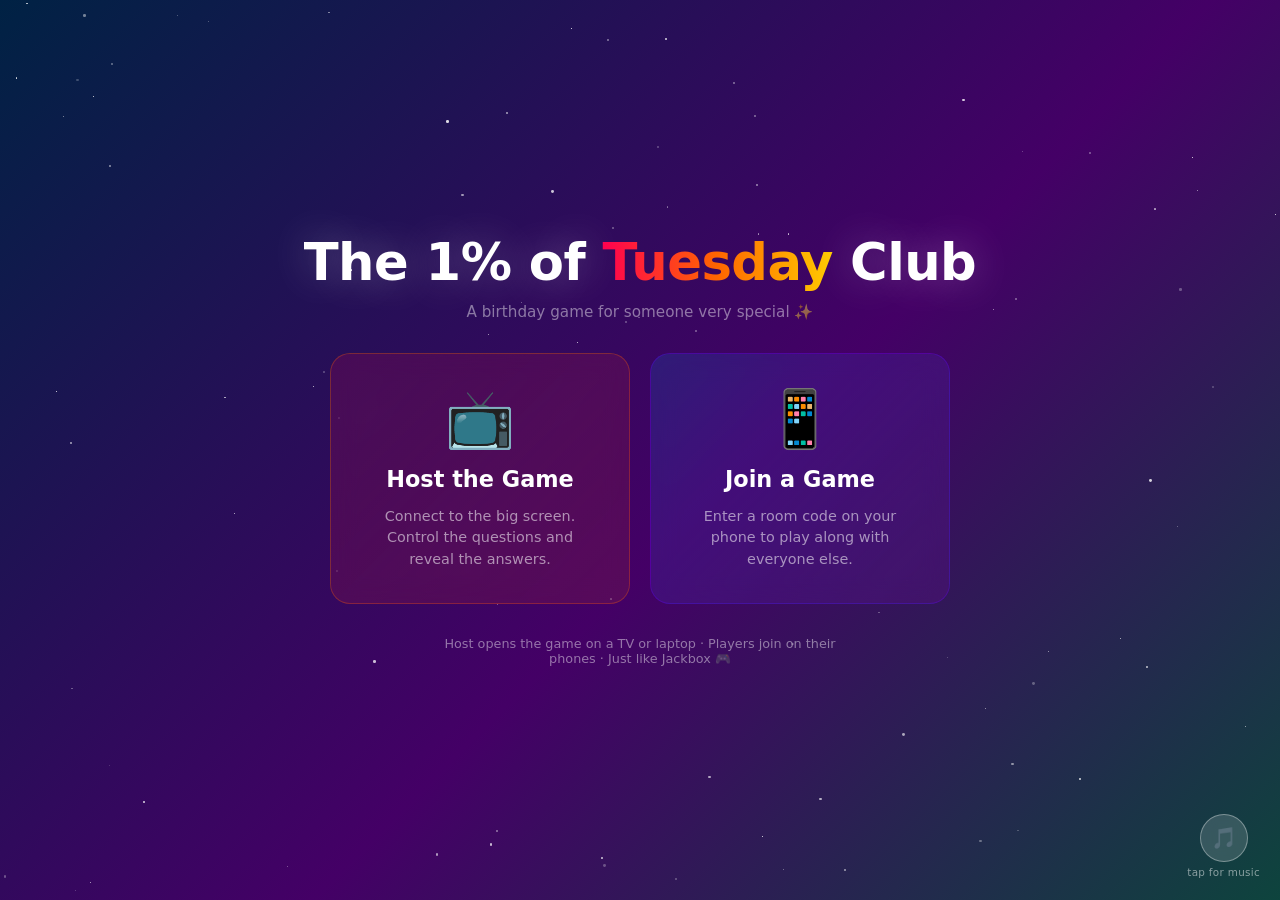
<file: 1percent-tuesday/index.html>
<!DOCTYPE html>
<html lang="en">
<head>
  <meta charset="UTF-8">
  <meta name="viewport" content="width=device-width, initial-scale=1.0">
  <title>The 1% of Tuesday Club</title>
  <link rel="stylesheet" href="styles.css">
  <style>
    body { overflow: auto; }
    #app { height: auto; min-height: 100vh; align-items: center; justify-content: center; padding: 40px 20px; display: flex; flex-direction: column; gap: 32px; }
    .card-link { display: block; text-decoration: none; color: inherit; border-radius: 20px; transition: transform .2s ease, box-shadow .2s ease; }
    .card-link:hover { transform: translateY(-4px); box-shadow: 0 20px 60px rgba(0,0,0,.4); }
    .route-card { padding: 32px; display: flex; flex-direction: column; align-items: center; gap: 14px; text-align: center; }
    .route-icon { font-size: 3.5rem; }
    .route-title { font-size: 1.4rem; font-weight: 900; }
    .route-desc { font-size: .9rem; color: rgba(255,255,255,.55); line-height: 1.5; max-width: 220px; }
    .cards-row { display: flex; gap: 20px; flex-wrap: wrap; justify-content: center; width: 100%; max-width: 680px; }
    .host-card { background: linear-gradient(135deg,rgba(255,0,80,.15),rgba(255,102,0,.1)); border: 1px solid rgba(255,100,0,.3); }
    .join-card { background: linear-gradient(135deg,rgba(0,153,255,.15),rgba(204,0,255,.1)); border: 1px solid rgba(100,0,255,.3); }
    .cards-row .card-link { flex: 1; min-width: 200px; max-width: 300px; }
    .subtitle { font-size: .95rem; color: rgba(255,255,255,.45); text-align: center; }
  </style>
</head>
<body>
  <div id="starfield"></div>
  <div id="app">
    <div class="flex-col flex-center gap-12" style="text-align:center">
      <div class="game-title">
        <span class="white">The 1% of&nbsp;</span><span class="rainbow-text">Tuesday</span><span class="white">&nbsp;Club</span>
      </div>
      <div class="subtitle">A birthday game for someone very special ✨</div>
    </div>

    <div class="cards-row">
      <a class="card-link" href="host.html">
        <div class="route-card glass host-card">
          <div class="route-icon">📺</div>
          <div class="route-title">Host the Game</div>
          <div class="route-desc">Connect to the big screen. Control the questions and reveal the answers.</div>
        </div>
      </a>
      <a class="card-link" href="player.html">
        <div class="route-card glass join-card">
          <div class="route-icon">📱</div>
          <div class="route-title">Join a Game</div>
          <div class="route-desc">Enter a room code on your phone to play along with everyone else.</div>
        </div>
      </a>
    </div>

    <div class="subtitle" style="font-size:.8rem; max-width:440px">
      Host opens the game on a TV or laptop · Players join on their phones · Just like Jackbox 🎮
    </div>
  </div>

  <!-- Music button — prominent so users know to tap it -->
  <div id="music-wrap" style="position:fixed;bottom:22px;right:20px;z-index:99;display:flex;flex-direction:column;align-items:center;gap:4px">
    <button id="music-btn" style="background:rgba(255,255,255,.15);border:1px solid rgba(255,255,255,.35);border-radius:50%;width:48px;height:48px;font-size:1.3rem;cursor:pointer;backdrop-filter:blur(8px);animation:musicPulse 2s ease-in-out infinite">🎵</button>
    <span id="music-label" style="font-size:.65rem;color:rgba(255,255,255,.5);letter-spacing:.03em">tap for music</span>
  </div>

  <script>
    // Starfield
    const sf = document.getElementById('starfield');
    for (let i = 0; i < 100; i++) {
      const s = document.createElement('div');
      const sz = Math.random() * 2.5 + .5;
      s.className = 'star';
      s.style.cssText = `left:${Math.random()*100}%;top:${Math.random()*100}%;width:${sz}px;height:${sz}px;--dur:${2+Math.random()*5}s;--delay:${Math.random()*5}s;--op:${.2+Math.random()*.7}`;
      sf.appendChild(s);
    }

    // Floating symbols
    const SYMS = ['✦','◆','★','✺','✿','❀','◉','✷','✸','✹','✻','✼','❃','❄','❆','❇','❈','❉','❊','✱','✲','⬡','⬢','⬟','◈','◇','✵','✴','✳'];
    const COLS = ['#ff0050','#ff6600','#ffcc00','#33ff99','#0099ff','#cc00ff','#ff66ff','#ffaacc','#aaffee','#ffffaa'];
    const symContainer = document.createElement('div');
    symContainer.style.cssText = 'position:fixed;inset:0;pointer-events:none;z-index:0;overflow:hidden';
    document.body.appendChild(symContainer);

    function spawnSymbol() {
      const el = document.createElement('div');
      const sym = SYMS[Math.floor(Math.random() * SYMS.length)];
      const col = COLS[Math.floor(Math.random() * COLS.length)];
      const size = 10 + Math.random() * 28;
      const startX = Math.random() * 110 - 5;
      const drift = (Math.random() - 0.5) * 120;
      const dur = 8 + Math.random() * 14;
      const delay = Math.random() * dur;
      const rot = (Math.random() - 0.5) * 360;
      el.textContent = sym;
      el.style.cssText = `
        position:absolute;
        left:${startX}%;
        top:-60px;
        font-size:${size}px;
        color:${col};
        opacity:0;
        text-shadow: 0 0 ${size/2}px ${col}88;
        animation: floatSym ${dur}s ${delay}s linear infinite;
        --drift:${drift}px;
        --rot:${rot}deg;
        --size:${size}px;
      `;
      symContainer.appendChild(el);
    }

    // Inject keyframes
    const styleEl = document.createElement('style');
    styleEl.textContent = `
      @keyframes floatSym {
        0%   { transform: translateY(0) translateX(0) rotate(0deg) scale(0.6); opacity: 0; }
        8%   { opacity: 0.7; }
        90%  { opacity: 0.4; }
        100% { transform: translateY(110vh) translateX(var(--drift)) rotate(var(--rot)) scale(1); opacity: 0; }
      }
      @keyframes rainbowAppear {
        0%   { opacity: 0; }
        15%  { opacity: 1; }
        75%  { opacity: 1; }
        100% { opacity: 0; }
      }
      .rainbow-arc {
        position: fixed;
        width: 120vw;
        height: 120vw;
        left: 50%;
        top: 75vh;
        transform: translateX(-50%);
        border-radius: 50%;
        pointer-events: none;
        z-index: 1;
        opacity: 0;
        box-shadow:
          0 0 0 5px rgba(255,0,0,.55),
          0 0 0 13px rgba(255,140,0,.55),
          0 0 0 21px rgba(255,230,0,.55),
          0 0 0 29px rgba(0,200,60,.55),
          0 0 0 37px rgba(0,100,255,.55),
          0 0 0 45px rgba(140,0,255,.55);
        animation: rainbowAppear 7s ease-in-out forwards;
      }
    `;
    document.head.appendChild(styleEl);

    for (let i = 0; i < 45; i++) spawnSymbol();

    // Rainbow arcs — appear periodically like after rain
    function spawnRainbow() {
      const arc = document.createElement('div');
      arc.className = 'rainbow-arc';
      document.body.appendChild(arc);
      setTimeout(() => arc.remove(), 7200);
      setTimeout(spawnRainbow, 18000 + Math.random() * 18000);
    }
    setTimeout(spawnRainbow, 3000 + Math.random() * 4000);

    // pulse animation for the music button
    const musicStyle = document.createElement('style');
    musicStyle.textContent = `@keyframes musicPulse { 0%,100%{transform:scale(1);opacity:.8} 50%{transform:scale(1.15);opacity:1} }`;
    document.head.appendChild(musicStyle);

    // ── LANDING PAGE AMBIENT MUSIC ──
    // AudioContext created immediately (suspended) — unlocked on first gesture
    const actx = new (window.AudioContext || window.webkitAudioContext)();
    let musicOn = false, musicInterval = null, musicStep = 0;

    // ── 70s soul/funk inspired original groove ──
    // F major, 110 BPM 16th-note grid (136ms/step)
    // Kick · snare · hi-hat · walking bass · soulful melody · counter · chord stabs

    const STEP_MS = 136;

    // Drums
    const KICK  = [1,0,0,0,1,0,0,0,1,0,0,0,1,0,1,0, 1,0,0,0,1,0,0,0,1,0,0,0,1,0,1,0];
    const SNARE = [0,0,0,0,1,0,0,1,0,0,0,0,1,0,0,0, 0,0,0,0,1,0,0,1,0,0,0,0,1,0,0,0];
    const HIHAT = [1,0,1,0,1,0,1,0,1,0,1,0,1,0,1,0, 1,0,1,0,1,0,1,0,1,0,1,0,1,0,1,0];
    const OHAT  = [0,0,0,0,0,1,0,0,0,0,0,0,0,1,0,0, 0,0,0,0,0,1,0,0,0,0,0,0,0,1,0,0];

    // Bass — F2=87.3 G2=98 A2=110 Bb2=116.5 C3=130.8
    const BASS = [
       87.3,0,0,87.3,  0, 98,  0,  0,
       87.3,0,110,  0,130.8,0,110,  0,
         98,0,0,87.3,   0,  0,110,  0,
       87.3,0,130.8,110, 0, 98, 87.3,0
    ];

    // Soulful melody — F4=349 G4=392 A4=440 Bb4=466 C5=523 D5=587 F5=698
    const MEL = [
      349,  0,  0,  0, 523,  0,440,  0,
        0,392,349,  0,   0,  0,523,  0,
      440,  0,466,  0, 523,  0,587,  0,
      523,  0,440,  0, 349,  0,  0,  0
    ];

    // Counter-melody (call & response)
    const CTR = [
        0,  0,  0,  0,   0,  0,  0,  0,
      698,  0,587,  0,   0,523,  0,  0,
        0,  0,  0,  0,   0,  0,  0,  0,
      587,  0,523,  0, 466,  0,  0,  0
    ];

    // Chord stab positions (play F+A+C = 349+440+523 together, short & punchy)
    const STAB = [0,0,0,0,0,0,0,0,1,0,0,0,0,0,0,0, 0,0,0,0,0,0,0,0,1,0,0,0,0,0,0,0];

    // Slow pad (harmony)
    const PAD  = [175,0,0,0,0,0,0,0,0,0,0,0,220,0,0,0, 175,0,0,0,0,0,0,0,261,0,0,0,220,0,0,0];

    function lp_note(freq, vol, dur, type='sine') {
      if (actx.state !== 'running') return;
      const t = actx.currentTime;
      const o = actx.createOscillator(), g = actx.createGain();
      o.connect(g); g.connect(actx.destination);
      o.type = type; o.frequency.value = freq;
      g.gain.setValueAtTime(0, t);
      g.gain.linearRampToValueAtTime(vol, t + 0.012);
      g.gain.exponentialRampToValueAtTime(0.001, t + dur);
      o.start(t); o.stop(t + dur + 0.04);
    }

    function lp_kick() {
      if (actx.state !== 'running') return;
      const t = actx.currentTime;
      const o = actx.createOscillator(), g = actx.createGain();
      o.connect(g); g.connect(actx.destination);
      o.frequency.setValueAtTime(160, t);
      o.frequency.exponentialRampToValueAtTime(0.001, t + 0.32);
      g.gain.setValueAtTime(0.38, t);
      g.gain.exponentialRampToValueAtTime(0.001, t + 0.32);
      o.start(t); o.stop(t + 0.36);
    }

    function lp_noise(vol, dur, hp) {
      if (actx.state !== 'running') return;
      const t = actx.currentTime;
      const n = Math.ceil(actx.sampleRate * dur);
      const buf = actx.createBuffer(1, n, actx.sampleRate);
      const d = buf.getChannelData(0);
      for (let i = 0; i < n; i++) d[i] = Math.random() * 2 - 1;
      const src = actx.createBufferSource(); src.buffer = buf;
      const f = actx.createBiquadFilter(); f.type = 'highpass'; f.frequency.value = hp;
      const g = actx.createGain();
      src.connect(f); f.connect(g); g.connect(actx.destination);
      g.gain.setValueAtTime(vol, t);
      g.gain.exponentialRampToValueAtTime(0.001, t + dur);
      src.start(t); src.stop(t + dur + 0.02);
    }

    function startMusicLoop() {
      if (musicOn) return;
      musicOn = true;
      musicStep = 0;
      document.getElementById('music-btn').textContent = '🔇';
      document.getElementById('music-label').textContent = 'music on';
      document.getElementById('music-btn').style.animation = 'none';
      musicInterval = setInterval(() => {
        const s = musicStep % 32;
        if (KICK[s])  lp_kick();
        if (SNARE[s]) lp_noise(0.055, 0.10, 1800);
        if (HIHAT[s]) lp_noise(0.018, 0.03, 9000);
        if (OHAT[s])  lp_noise(0.030, 0.08, 7000);
        if (BASS[s])  lp_note(BASS[s], 0.055, 0.28, 'triangle');
        if (MEL[s])   lp_note(MEL[s],  0.048, 0.22);
        if (CTR[s])   lp_note(CTR[s],  0.030, 0.22);
        if (PAD[s])   lp_note(PAD[s],  0.028, 0.85, 'triangle');
        if (STAB[s])  { lp_note(349, 0.038, 0.10, 'sawtooth'); lp_note(440, 0.032, 0.10, 'sawtooth'); lp_note(523, 0.028, 0.10, 'sawtooth'); }
        musicStep++;
      }, STEP_MS);
    }

    function stopLandingMusic() {
      clearInterval(musicInterval);
      musicOn = false;
      document.getElementById('music-btn').textContent = '🎵';
      document.getElementById('music-label').textContent = 'tap for music';
      document.getElementById('music-btn').style.animation = 'musicPulse 2s ease-in-out infinite';
    }

    // Unlock AudioContext on the earliest gesture (autoplay policy)
    // ONLY unlocks — does NOT start music, to avoid conflicting with the button click
    document.addEventListener('touchstart', () => actx.resume(), { once: true, passive: true });
    document.addEventListener('mousedown',  () => actx.resume(), { once: true });

    // Music button — sole start/stop control
    document.getElementById('music-btn').addEventListener('click', e => {
      e.stopPropagation();
      actx.resume().then(() => {
        if (musicOn) { stopLandingMusic(); }
        else { startMusicLoop(); }
      });
    });
  </script>
</body>
</html>
</file>
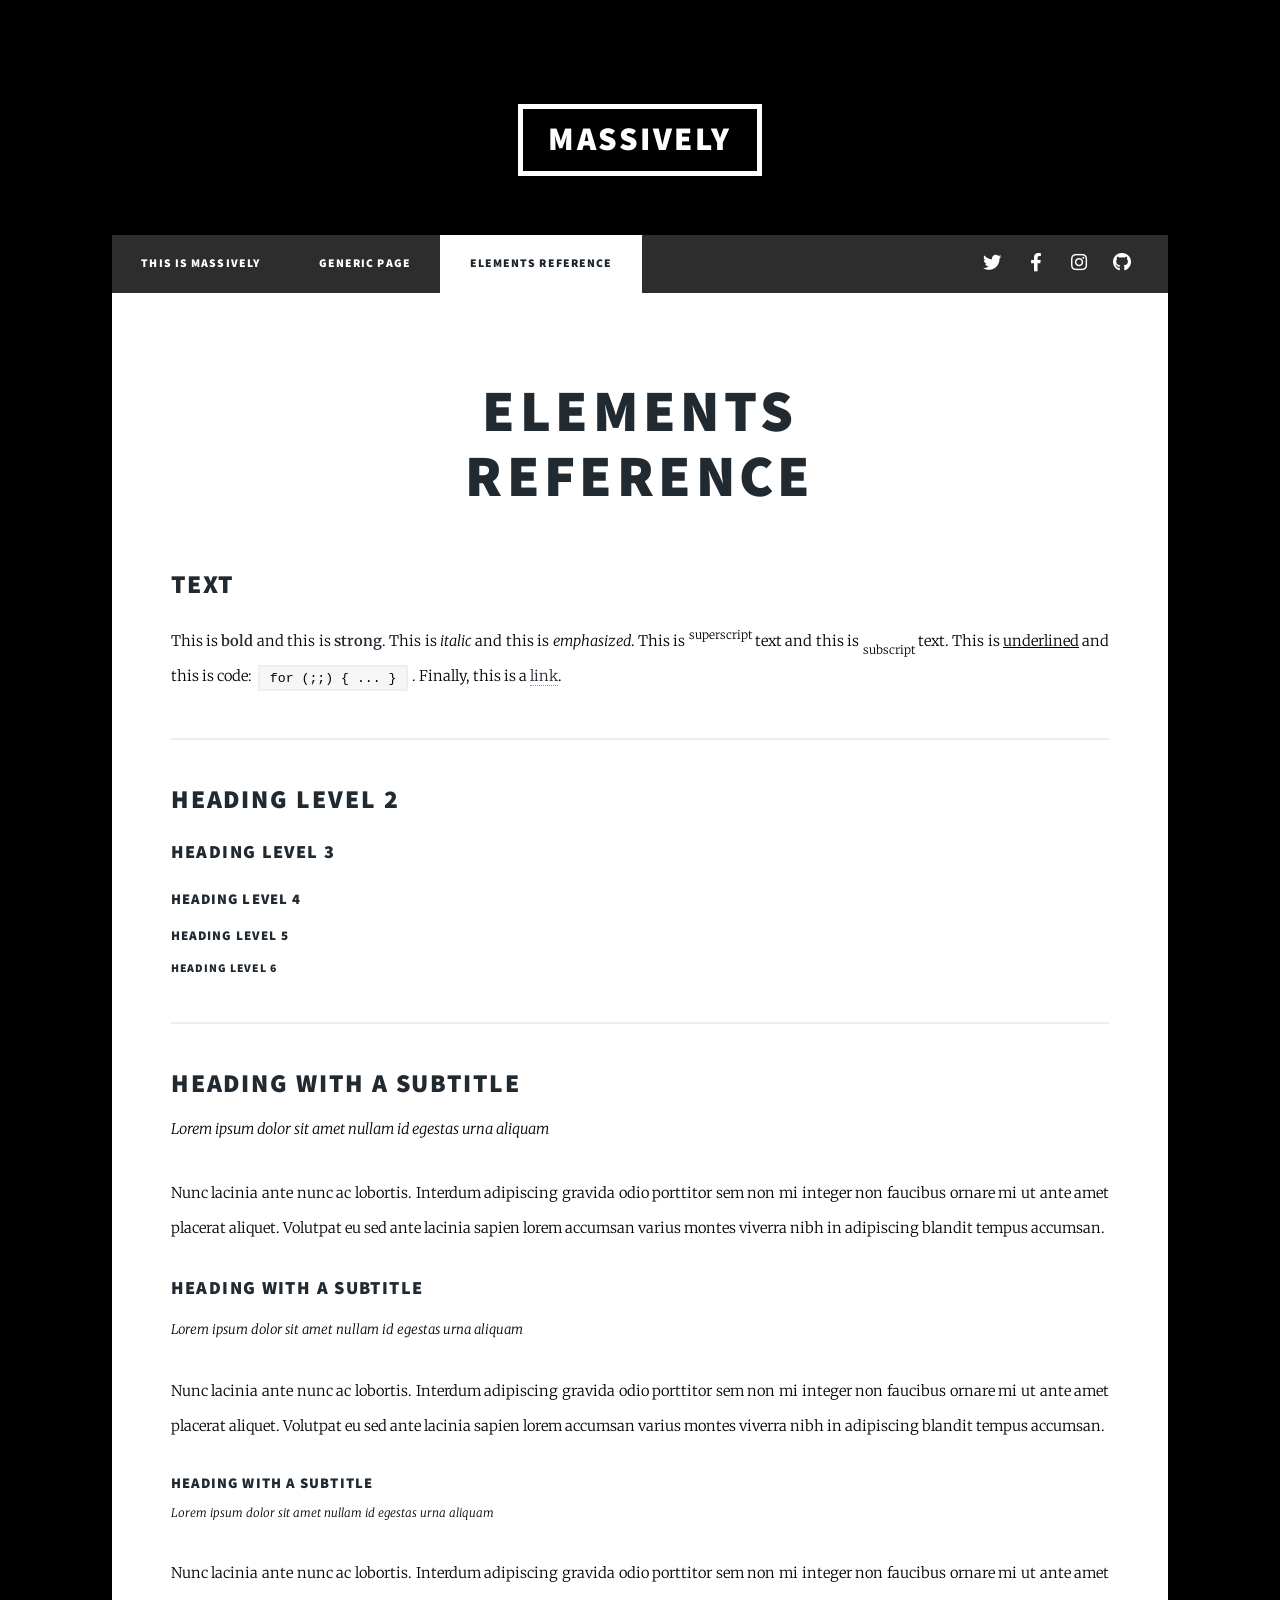
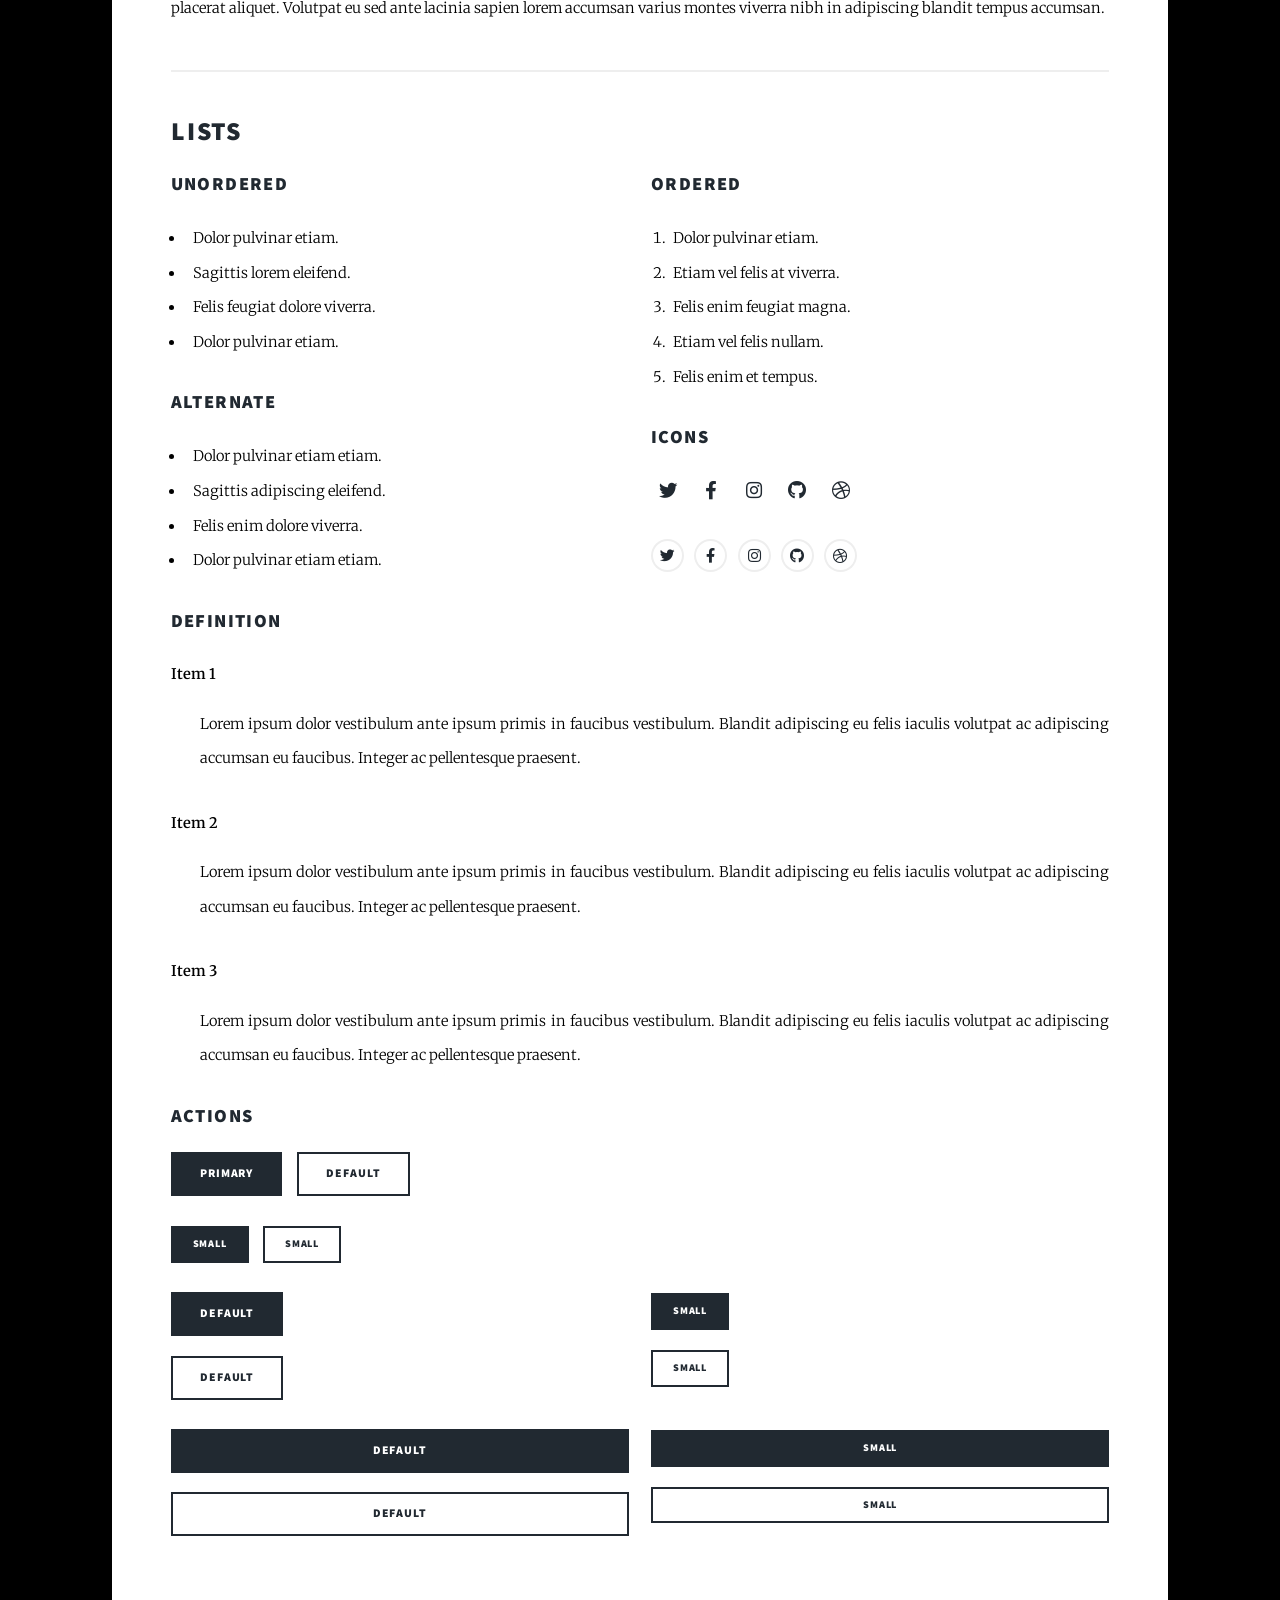
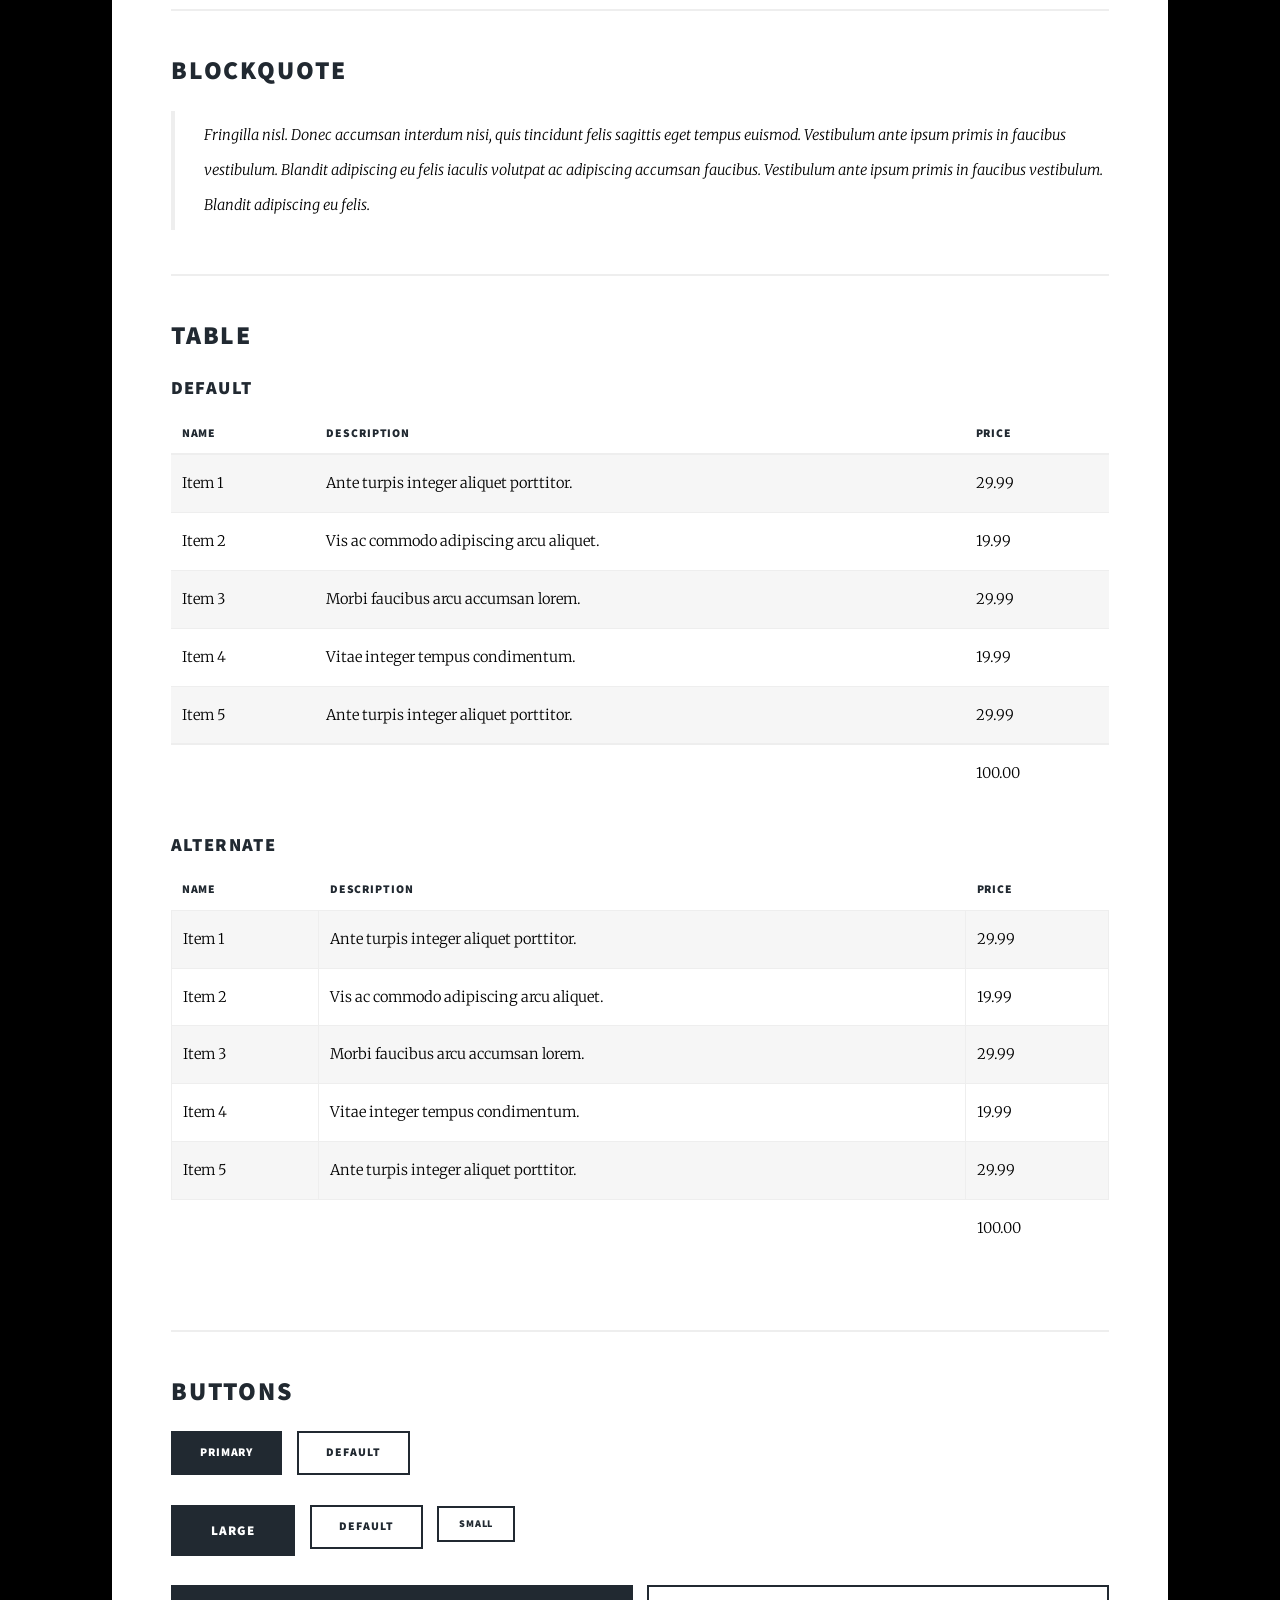
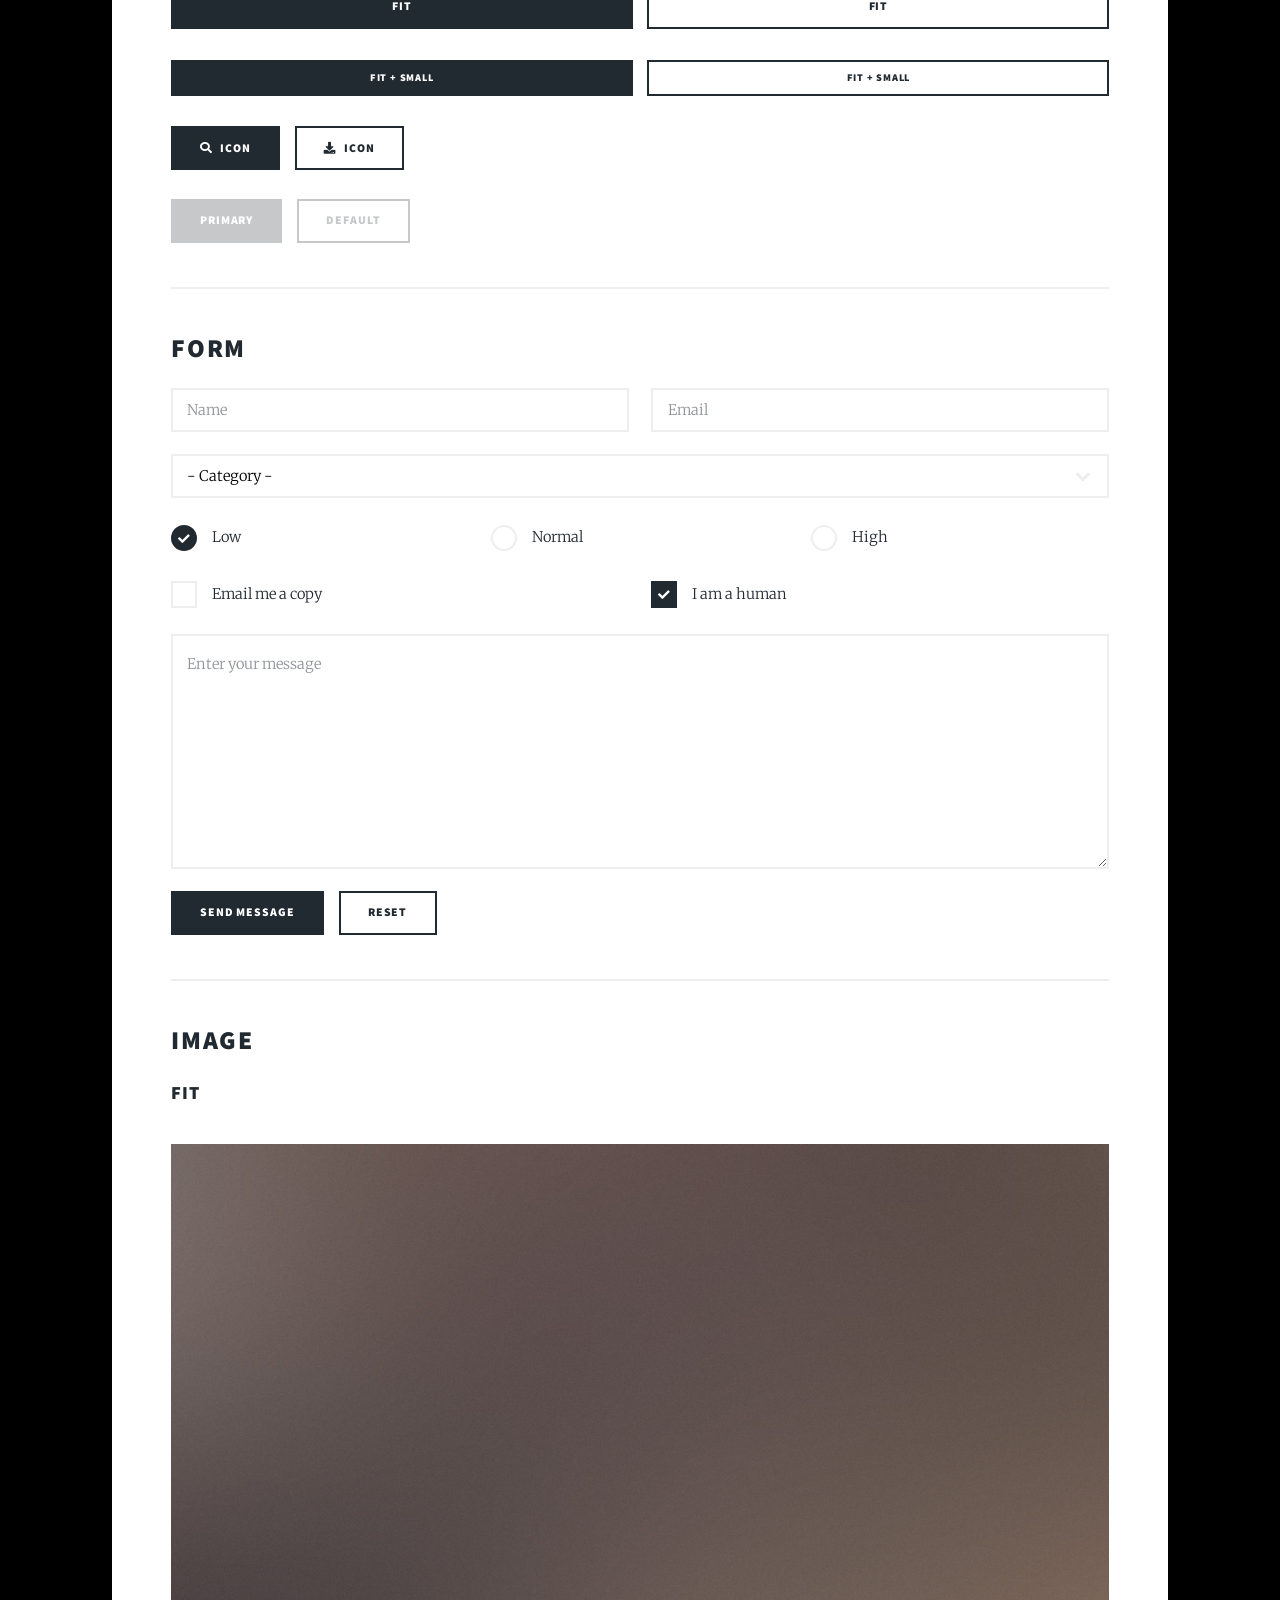
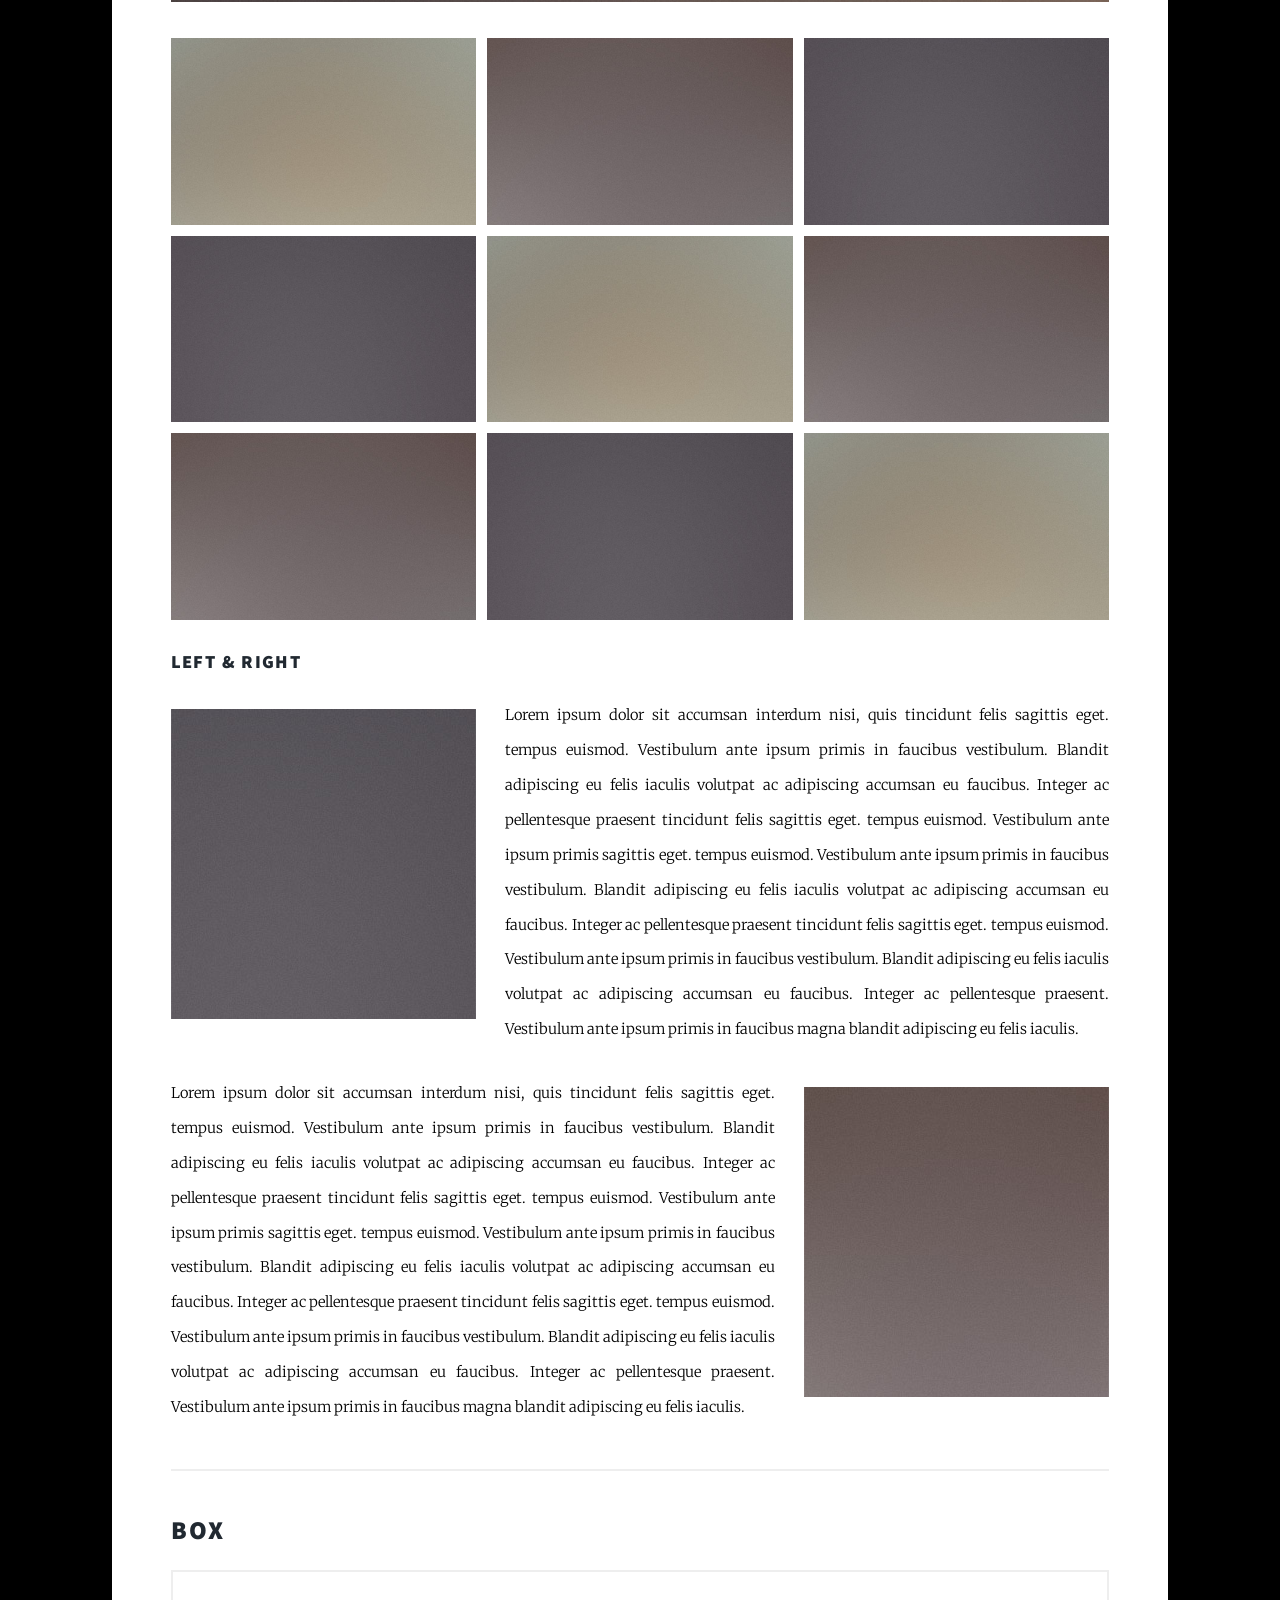
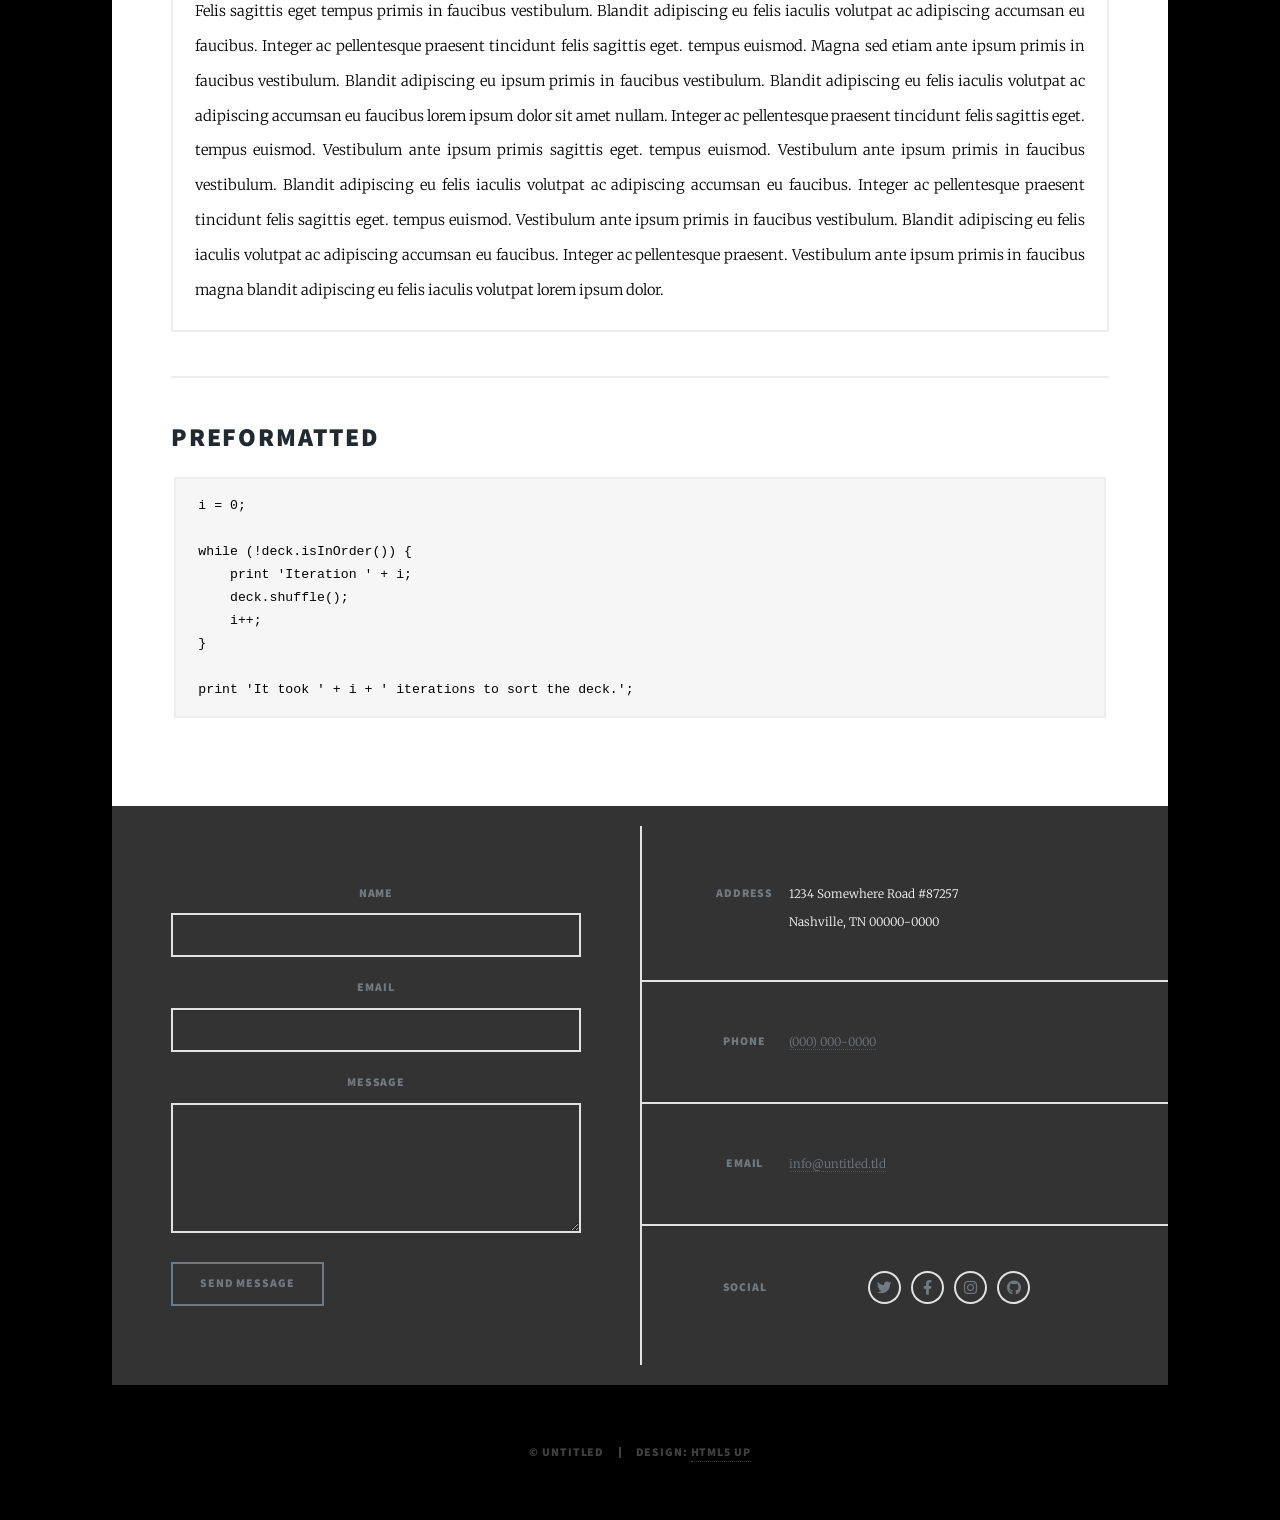
<file: elements.html>
<!DOCTYPE HTML>
<!--
	Massively by HTML5 UP
	html5up.net | @ajlkn
	Free for personal and commercial use under the CCA 3.0 license (html5up.net/license)
-->
<html>
	<head>
		<title>Elements Reference - Massively by HTML5 UP</title>
		<meta charset="utf-8" />
		<meta name="viewport" content="width=device-width, initial-scale=1, user-scalable=no" />
		<link rel="stylesheet" href="assets/css/main.css" />
		<noscript><link rel="stylesheet" href="assets/css/noscript.css" /></noscript>
	</head>
	<body class="is-preload">

		<!-- Wrapper -->
			<div id="wrapper">

				<!-- Header -->
					<header id="header">
						<a href="index.html" class="logo">Massively</a>
					</header>

				<!-- Nav -->
					<nav id="nav">
						<ul class="links">
							<li><a href="index.html">This is Massively</a></li>
							<li><a href="generic.html">Generic Page</a></li>
							<li class="active"><a href="elements.html">Elements Reference</a></li>
						</ul>
						<ul class="icons">
							<li><a href="#" class="icon brands fa-twitter"><span class="label">Twitter</span></a></li>
							<li><a href="#" class="icon brands fa-facebook-f"><span class="label">Facebook</span></a></li>
							<li><a href="#" class="icon brands fa-instagram"><span class="label">Instagram</span></a></li>
							<li><a href="#" class="icon brands fa-github"><span class="label">GitHub</span></a></li>
						</ul>
					</nav>

				<!-- Main -->
					<div id="main">

						<!-- Post -->
							<section class="post">
								<header class="major">
									<h1>Elements<br />
									Reference</h1>
								</header>

								<!-- Text stuff -->
									<h2>Text</h2>
									<p>This is <b>bold</b> and this is <strong>strong</strong>. This is <i>italic</i> and this is <em>emphasized</em>.
									This is <sup>superscript</sup> text and this is <sub>subscript</sub> text.
									This is <u>underlined</u> and this is code: <code>for (;;) { ... }</code>.
									Finally, this is a <a href="#">link</a>.</p>
									<hr />
									<h2>Heading Level 2</h2>
									<h3>Heading Level 3</h3>
									<h4>Heading Level 4</h4>
									<h5>Heading Level 5</h5>
									<h6>Heading Level 6</h6>
									<hr />
									<header>
										<h2>Heading with a Subtitle</h2>
										<p>Lorem ipsum dolor sit amet nullam id egestas urna aliquam</p>
									</header>
									<p>Nunc lacinia ante nunc ac lobortis. Interdum adipiscing gravida odio porttitor sem non mi integer non faucibus ornare mi ut ante amet placerat aliquet. Volutpat eu sed ante lacinia sapien lorem accumsan varius montes viverra nibh in adipiscing blandit tempus accumsan.</p>
									<header>
										<h3>Heading with a Subtitle</h3>
										<p>Lorem ipsum dolor sit amet nullam id egestas urna aliquam</p>
									</header>
									<p>Nunc lacinia ante nunc ac lobortis. Interdum adipiscing gravida odio porttitor sem non mi integer non faucibus ornare mi ut ante amet placerat aliquet. Volutpat eu sed ante lacinia sapien lorem accumsan varius montes viverra nibh in adipiscing blandit tempus accumsan.</p>
									<header>
										<h4>Heading with a Subtitle</h4>
										<p>Lorem ipsum dolor sit amet nullam id egestas urna aliquam</p>
									</header>
									<p>Nunc lacinia ante nunc ac lobortis. Interdum adipiscing gravida odio porttitor sem non mi integer non faucibus ornare mi ut ante amet placerat aliquet. Volutpat eu sed ante lacinia sapien lorem accumsan varius montes viverra nibh in adipiscing blandit tempus accumsan.</p>

									<hr />

								<!-- Lists -->
									<h2>Lists</h2>
									<div class="row">
										<div class="col-6 col-12-small">

											<h3>Unordered</h3>
											<ul>
												<li>Dolor pulvinar etiam.</li>
												<li>Sagittis lorem eleifend.</li>
												<li>Felis feugiat dolore viverra.</li>
												<li>Dolor pulvinar etiam.</li>
											</ul>

											<h3>Alternate</h3>
											<ul class="alt">
												<li>Dolor pulvinar etiam etiam.</li>
												<li>Sagittis adipiscing eleifend.</li>
												<li>Felis enim dolore viverra.</li>
												<li>Dolor pulvinar etiam etiam.</li>
											</ul>

										</div>
										<div class="col-6 col-12-small">

											<h3>Ordered</h3>
											<ol>
												<li>Dolor pulvinar etiam.</li>
												<li>Etiam vel felis at viverra.</li>
												<li>Felis enim feugiat magna.</li>
												<li>Etiam vel felis nullam.</li>
												<li>Felis enim et tempus.</li>
											</ol>

											<h3>Icons</h3>
											<ul class="icons">
												<li><a href="#" class="icon brands fa-twitter"><span class="label">Twitter</span></a></li>
												<li><a href="#" class="icon brands fa-facebook-f"><span class="label">Facebook</span></a></li>
												<li><a href="#" class="icon brands fa-instagram"><span class="label">Instagram</span></a></li>
												<li><a href="#" class="icon brands fa-github"><span class="label">Github</span></a></li>
												<li><a href="#" class="icon brands fa-dribbble"><span class="label">Dribbble</span></a></li>
											</ul>
											<ul class="icons alt">
												<li><a href="#" class="icon brands alt fa-twitter"><span class="label">Twitter</span></a></li>
												<li><a href="#" class="icon brands alt fa-facebook-f"><span class="label">Facebook</span></a></li>
												<li><a href="#" class="icon brands alt fa-instagram"><span class="label">Instagram</span></a></li>
												<li><a href="#" class="icon brands alt fa-github"><span class="label">Github</span></a></li>
												<li><a href="#" class="icon brands alt fa-dribbble"><span class="label">Dribbble</span></a></li>
											</ul>

										</div>
									</div>
									<h3>Definition</h3>
									<dl>
										<dt>Item 1</dt>
										<dd>
											<p>Lorem ipsum dolor vestibulum ante ipsum primis in faucibus vestibulum. Blandit adipiscing eu felis iaculis volutpat ac adipiscing accumsan eu faucibus. Integer ac pellentesque praesent.</p>
										</dd>
										<dt>Item 2</dt>
										<dd>
											<p>Lorem ipsum dolor vestibulum ante ipsum primis in faucibus vestibulum. Blandit adipiscing eu felis iaculis volutpat ac adipiscing accumsan eu faucibus. Integer ac pellentesque praesent.</p>
										</dd>
										<dt>Item 3</dt>
										<dd>
											<p>Lorem ipsum dolor vestibulum ante ipsum primis in faucibus vestibulum. Blandit adipiscing eu felis iaculis volutpat ac adipiscing accumsan eu faucibus. Integer ac pellentesque praesent.</p>
										</dd>
									</dl>

									<h3>Actions</h3>
									<ul class="actions">
										<li><a href="#" class="button primary">Primary</a></li>
										<li><a href="#" class="button">Default</a></li>
									</ul>
									<ul class="actions small">
										<li><a href="#" class="button primary small">Small</a></li>
										<li><a href="#" class="button small">Small</a></li>
									</ul>
									<div class="row">
										<div class="col-6 col-12-small">
											<ul class="actions stacked">
												<li><a href="#" class="button primary">Default</a></li>
												<li><a href="#" class="button">Default</a></li>
											</ul>
										</div>
										<div class="col-6 col-12-small">
											<ul class="actions stacked">
												<li><a href="#" class="button primary small">Small</a></li>
												<li><a href="#" class="button small">Small</a></li>
											</ul>
										</div>
									</div>
									<div class="row">
										<div class="col-6 col-12-small">
											<ul class="actions stacked">
												<li><a href="#" class="button primary fit">Default</a></li>
												<li><a href="#" class="button fit">Default</a></li>
											</ul>
										</div>
										<div class="col-6 col-12-small">
											<ul class="actions stacked">
												<li><a href="#" class="button primary small fit">Small</a></li>
												<li><a href="#" class="button small fit">Small</a></li>
											</ul>
										</div>
									</div>

									<hr />

								<!-- Blockquote -->
									<h2>Blockquote</h2>
									<blockquote>Fringilla nisl. Donec accumsan interdum nisi, quis tincidunt felis sagittis eget tempus euismod. Vestibulum ante ipsum primis in faucibus vestibulum. Blandit adipiscing eu felis iaculis volutpat ac adipiscing accumsan faucibus. Vestibulum ante ipsum primis in faucibus vestibulum. Blandit adipiscing eu felis.</blockquote>

									<hr />

								<!-- Table -->
									<h2>Table</h2>

									<h3>Default</h3>
									<div class="table-wrapper">
										<table>
											<thead>
												<tr>
													<th>Name</th>
													<th>Description</th>
													<th>Price</th>
												</tr>
											</thead>
											<tbody>
												<tr>
													<td>Item 1</td>
													<td>Ante turpis integer aliquet porttitor.</td>
													<td>29.99</td>
												</tr>
												<tr>
													<td>Item 2</td>
													<td>Vis ac commodo adipiscing arcu aliquet.</td>
													<td>19.99</td>
												</tr>
												<tr>
													<td>Item 3</td>
													<td> Morbi faucibus arcu accumsan lorem.</td>
													<td>29.99</td>
												</tr>
												<tr>
													<td>Item 4</td>
													<td>Vitae integer tempus condimentum.</td>
													<td>19.99</td>
												</tr>
												<tr>
													<td>Item 5</td>
													<td>Ante turpis integer aliquet porttitor.</td>
													<td>29.99</td>
												</tr>
											</tbody>
											<tfoot>
												<tr>
													<td colspan="2"></td>
													<td>100.00</td>
												</tr>
											</tfoot>
										</table>
									</div>

									<h3>Alternate</h3>
									<div class="table-wrapper">
										<table class="alt">
											<thead>
												<tr>
													<th>Name</th>
													<th>Description</th>
													<th>Price</th>
												</tr>
											</thead>
											<tbody>
												<tr>
													<td>Item 1</td>
													<td>Ante turpis integer aliquet porttitor.</td>
													<td>29.99</td>
												</tr>
												<tr>
													<td>Item 2</td>
													<td>Vis ac commodo adipiscing arcu aliquet.</td>
													<td>19.99</td>
												</tr>
												<tr>
													<td>Item 3</td>
													<td> Morbi faucibus arcu accumsan lorem.</td>
													<td>29.99</td>
												</tr>
												<tr>
													<td>Item 4</td>
													<td>Vitae integer tempus condimentum.</td>
													<td>19.99</td>
												</tr>
												<tr>
													<td>Item 5</td>
													<td>Ante turpis integer aliquet porttitor.</td>
													<td>29.99</td>
												</tr>
											</tbody>
											<tfoot>
												<tr>
													<td colspan="2"></td>
													<td>100.00</td>
												</tr>
											</tfoot>
										</table>
									</div>

									<hr />

								<!-- Buttons -->
									<h2>Buttons</h2>
									<ul class="actions">
										<li><a href="#" class="button primary">Primary</a></li>
										<li><a href="#" class="button">Default</a></li>
									</ul>
									<ul class="actions">
										<li><a href="#" class="button primary large">Large</a></li>
										<li><a href="#" class="button">Default</a></li>
										<li><a href="#" class="button small">Small</a></li>
									</ul>
									<ul class="actions fit">
										<li><a href="#" class="button primary fit">Fit</a></li>
										<li><a href="#" class="button fit">Fit</a></li>
									</ul>
									<ul class="actions fit small">
										<li><a href="#" class="button primary fit small">Fit + Small</a></li>
										<li><a href="#" class="button fit small">Fit + Small</a></li>
									</ul>
									<ul class="actions">
										<li><a href="#" class="button primary icon solid fa-search">Icon</a></li>
										<li><a href="#" class="button icon solid fa-download">Icon</a></li>
									</ul>
									<ul class="actions">
										<li><span class="button primary disabled">Primary</span></li>
										<li><span class="button disabled">Default</span></li>
									</ul>

									<hr />

								<!-- Form -->
									<h2>Form</h2>

									<form method="post" action="#">
										<div class="row gtr-uniform">
											<div class="col-6 col-12-xsmall">
												<input type="text" name="demo-name" id="demo-name" value="" placeholder="Name" />
											</div>
											<div class="col-6 col-12-xsmall">
												<input type="email" name="demo-email" id="demo-email" value="" placeholder="Email" />
											</div>
											<!-- Break -->
											<div class="col-12">
												<select name="demo-category" id="demo-category">
													<option value="">- Category -</option>
													<option value="1">Manufacturing</option>
													<option value="1">Shipping</option>
													<option value="1">Administration</option>
													<option value="1">Human Resources</option>
												</select>
											</div>
											<!-- Break -->
											<div class="col-4 col-12-small">
												<input type="radio" id="demo-priority-low" name="demo-priority" checked>
												<label for="demo-priority-low">Low</label>
											</div>
											<div class="col-4 col-12-small">
												<input type="radio" id="demo-priority-normal" name="demo-priority">
												<label for="demo-priority-normal">Normal</label>
											</div>
											<div class="col-4 col-12-small">
												<input type="radio" id="demo-priority-high" name="demo-priority">
												<label for="demo-priority-high">High</label>
											</div>
											<!-- Break -->
											<div class="col-6 col-12-small">
												<input type="checkbox" id="demo-copy" name="demo-copy">
												<label for="demo-copy">Email me a copy</label>
											</div>
											<div class="col-6 col-12-small">
												<input type="checkbox" id="demo-human" name="demo-human" checked>
												<label for="demo-human">I am a human</label>
											</div>
											<!-- Break -->
											<div class="col-12">
												<textarea name="demo-message" id="demo-message" placeholder="Enter your message" rows="6"></textarea>
											</div>
											<!-- Break -->
											<div class="col-12">
												<ul class="actions">
													<li><input type="submit" value="Send Message" class="primary" /></li>
													<li><input type="reset" value="Reset" /></li>
												</ul>
											</div>
										</div>
									</form>

									<hr />

								<!-- Image -->
									<h2>Image</h2>

									<h3>Fit</h3>
									<span class="image fit"><img src="images/pic01.jpg" alt="" /></span>
									<div class="box alt">
										<div class="row gtr-50 gtr-uniform">
											<div class="col-4"><span class="image fit"><img src="images/pic02.jpg" alt="" /></span></div>
											<div class="col-4"><span class="image fit"><img src="images/pic03.jpg" alt="" /></span></div>
											<div class="col-4"><span class="image fit"><img src="images/pic04.jpg" alt="" /></span></div>
											<!-- Break -->
											<div class="col-4"><span class="image fit"><img src="images/pic04.jpg" alt="" /></span></div>
											<div class="col-4"><span class="image fit"><img src="images/pic02.jpg" alt="" /></span></div>
											<div class="col-4"><span class="image fit"><img src="images/pic03.jpg" alt="" /></span></div>
											<!-- Break -->
											<div class="col-4"><span class="image fit"><img src="images/pic03.jpg" alt="" /></span></div>
											<div class="col-4"><span class="image fit"><img src="images/pic04.jpg" alt="" /></span></div>
											<div class="col-4"><span class="image fit"><img src="images/pic02.jpg" alt="" /></span></div>
										</div>
									</div>

									<h3>Left &amp; Right</h3>
									<p><span class="image left"><img src="images/pic08.jpg" alt="" /></span>Lorem ipsum dolor sit accumsan interdum nisi, quis tincidunt felis sagittis eget. tempus euismod. Vestibulum ante ipsum primis in faucibus vestibulum. Blandit adipiscing eu felis iaculis volutpat ac adipiscing accumsan eu faucibus. Integer ac pellentesque praesent tincidunt felis sagittis eget. tempus euismod. Vestibulum ante ipsum primis sagittis eget. tempus euismod. Vestibulum ante ipsum primis in faucibus vestibulum. Blandit adipiscing eu felis iaculis volutpat ac adipiscing accumsan eu faucibus. Integer ac pellentesque praesent tincidunt felis sagittis eget. tempus euismod. Vestibulum ante ipsum primis in faucibus vestibulum. Blandit adipiscing eu felis iaculis volutpat ac adipiscing accumsan eu faucibus. Integer ac pellentesque praesent. Vestibulum ante ipsum primis in faucibus magna blandit adipiscing eu felis iaculis.</p>
									<p><span class="image right"><img src="images/pic09.jpg" alt="" /></span>Lorem ipsum dolor sit accumsan interdum nisi, quis tincidunt felis sagittis eget. tempus euismod. Vestibulum ante ipsum primis in faucibus vestibulum. Blandit adipiscing eu felis iaculis volutpat ac adipiscing accumsan eu faucibus. Integer ac pellentesque praesent tincidunt felis sagittis eget. tempus euismod. Vestibulum ante ipsum primis sagittis eget. tempus euismod. Vestibulum ante ipsum primis in faucibus vestibulum. Blandit adipiscing eu felis iaculis volutpat ac adipiscing accumsan eu faucibus. Integer ac pellentesque praesent tincidunt felis sagittis eget. tempus euismod. Vestibulum ante ipsum primis in faucibus vestibulum. Blandit adipiscing eu felis iaculis volutpat ac adipiscing accumsan eu faucibus. Integer ac pellentesque praesent. Vestibulum ante ipsum primis in faucibus magna blandit adipiscing eu felis iaculis.</p>

									<hr />

								<!-- Box -->
									<h2>Box</h2>
									<div class="box">
										<p>Felis sagittis eget tempus primis in faucibus vestibulum. Blandit adipiscing eu felis iaculis volutpat ac adipiscing accumsan eu faucibus. Integer ac pellentesque praesent tincidunt felis sagittis eget. tempus euismod. Magna sed etiam ante ipsum primis in faucibus vestibulum. Blandit adipiscing eu ipsum primis in faucibus vestibulum. Blandit adipiscing eu felis iaculis volutpat ac adipiscing accumsan eu faucibus lorem ipsum dolor sit amet nullam. Integer ac pellentesque praesent tincidunt felis sagittis eget. tempus euismod. Vestibulum ante ipsum primis sagittis eget. tempus euismod. Vestibulum ante ipsum primis in faucibus vestibulum. Blandit adipiscing eu felis iaculis volutpat ac adipiscing accumsan eu faucibus. Integer ac pellentesque praesent tincidunt felis sagittis eget. tempus euismod. Vestibulum ante ipsum primis in faucibus vestibulum. Blandit adipiscing eu felis iaculis volutpat ac adipiscing accumsan eu faucibus. Integer ac pellentesque praesent. Vestibulum ante ipsum primis in faucibus magna blandit adipiscing eu felis iaculis volutpat lorem ipsum dolor.</p>
									</div>

									<hr />

								<!-- Preformatted Code -->
									<h2>Preformatted</h2>
									<pre><code>i = 0;

while (!deck.isInOrder()) {
    print 'Iteration ' + i;
    deck.shuffle();
    i++;
}

print 'It took ' + i + ' iterations to sort the deck.';
</code></pre>

							</section>

					</div>

				<!-- Footer -->
					<footer id="footer">
						<section>
							<form method="post" action="#">
								<div class="fields">
									<div class="field">
										<label for="name">Name</label>
										<input type="text" name="name" id="name" />
									</div>
									<div class="field">
										<label for="email">Email</label>
										<input type="text" name="email" id="email" />
									</div>
									<div class="field">
										<label for="message">Message</label>
										<textarea name="message" id="message" rows="3"></textarea>
									</div>
								</div>
								<ul class="actions">
									<li><input type="submit" value="Send Message" /></li>
								</ul>
							</form>
						</section>
						<section class="split contact">
							<section class="alt">
								<h3>Address</h3>
								<p>1234 Somewhere Road #87257<br />
								Nashville, TN 00000-0000</p>
							</section>
							<section>
								<h3>Phone</h3>
								<p><a href="#">(000) 000-0000</a></p>
							</section>
							<section>
								<h3>Email</h3>
								<p><a href="#">info@untitled.tld</a></p>
							</section>
							<section>
								<h3>Social</h3>
								<ul class="icons alt">
									<li><a href="#" class="icon brands alt fa-twitter"><span class="label">Twitter</span></a></li>
									<li><a href="#" class="icon brands alt fa-facebook-f"><span class="label">Facebook</span></a></li>
									<li><a href="#" class="icon brands alt fa-instagram"><span class="label">Instagram</span></a></li>
									<li><a href="#" class="icon brands alt fa-github"><span class="label">GitHub</span></a></li>
								</ul>
							</section>
						</section>
					</footer>

				<!-- Copyright -->
					<div id="copyright">
						<ul><li>&copy; Untitled</li><li>Design: <a href="https://html5up.net">HTML5 UP</a></li></ul>
					</div>

			</div>

		<!-- Scripts -->
			<script src="assets/js/jquery.min.js"></script>
			<script src="assets/js/jquery.scrollex.min.js"></script>
			<script src="assets/js/jquery.scrolly.min.js"></script>
			<script src="assets/js/browser.min.js"></script>
			<script src="assets/js/breakpoints.min.js"></script>
			<script src="assets/js/util.js"></script>
			<script src="assets/js/main.js"></script>

	</body>
</html>
</file>
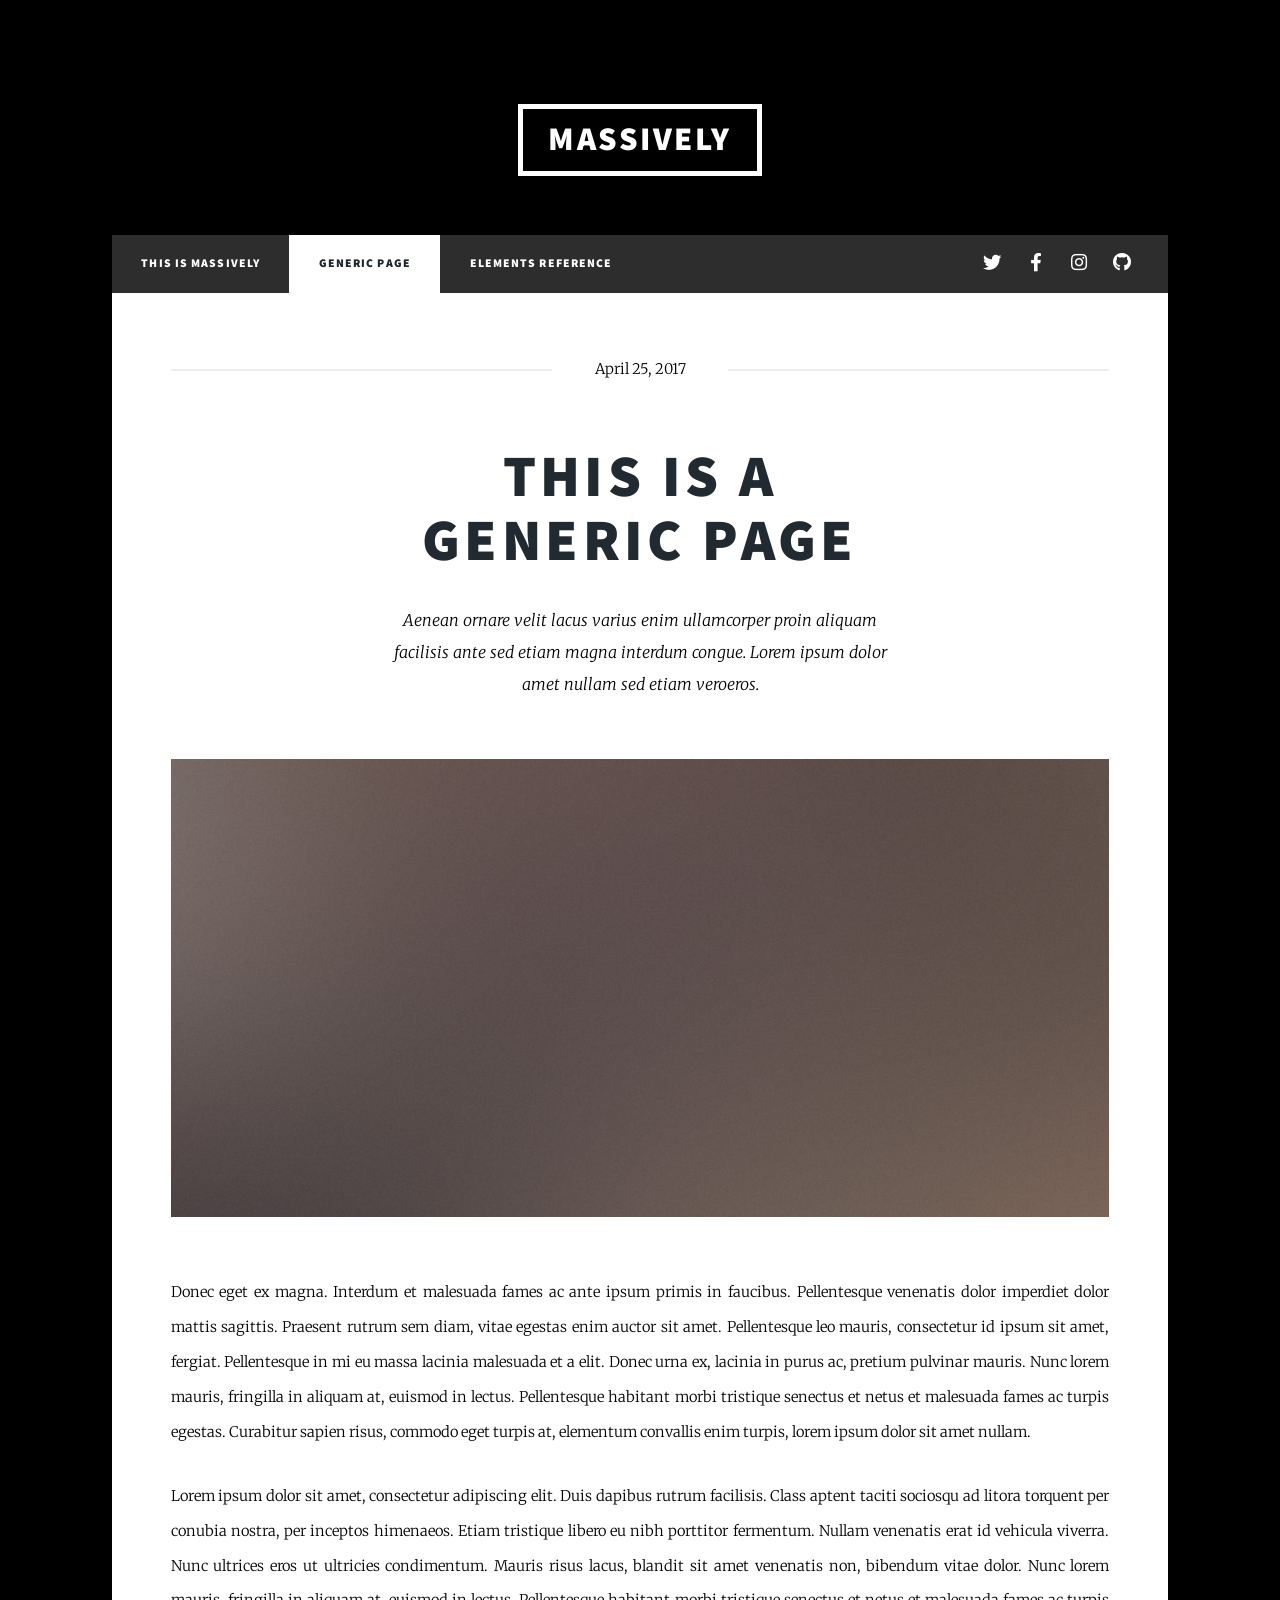
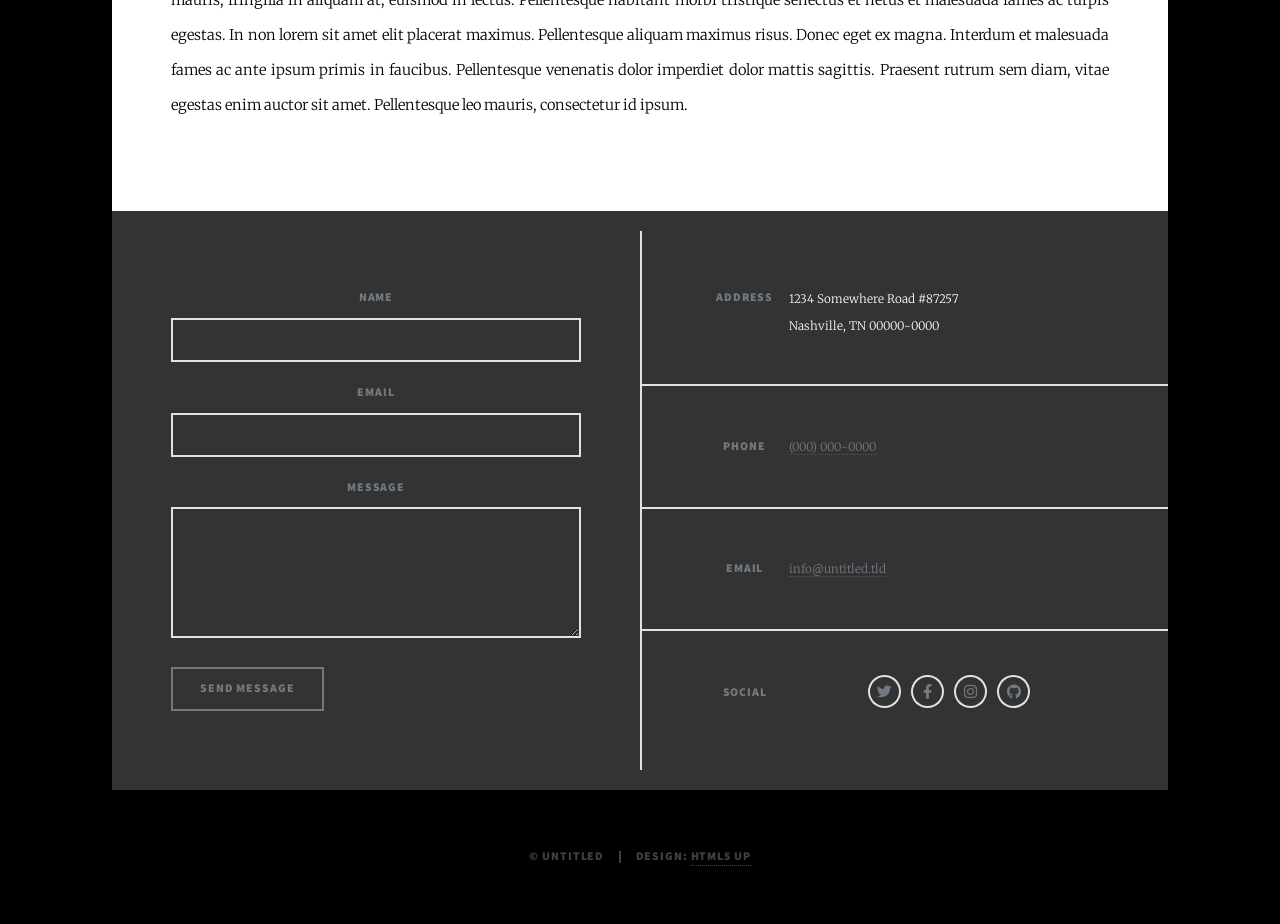
<file: generic.html>
<!DOCTYPE HTML>
<!--
	Massively by HTML5 UP
	html5up.net | @ajlkn
	Free for personal and commercial use under the CCA 3.0 license (html5up.net/license)
-->
<html>
	<head>
		<title>Generic Page - Massively by HTML5 UP</title>
		<meta charset="utf-8" />
		<meta name="viewport" content="width=device-width, initial-scale=1, user-scalable=no" />
		<link rel="stylesheet" href="assets/css/main.css" />
		<noscript><link rel="stylesheet" href="assets/css/noscript.css" /></noscript>
	</head>
	<body class="is-preload">

		<!-- Wrapper -->
			<div id="wrapper">

				<!-- Header -->
					<header id="header">
						<a href="index.html" class="logo">Massively</a>
					</header>

				<!-- Nav -->
					<nav id="nav">
						<ul class="links">
							<li><a href="index.html">This is Massively</a></li>
							<li class="active"><a href="generic.html">Generic Page</a></li>
							<li><a href="elements.html">Elements Reference</a></li>
						</ul>
						<ul class="icons">
							<li><a href="#" class="icon brands fa-twitter"><span class="label">Twitter</span></a></li>
							<li><a href="#" class="icon brands fa-facebook-f"><span class="label">Facebook</span></a></li>
							<li><a href="#" class="icon brands fa-instagram"><span class="label">Instagram</span></a></li>
							<li><a href="#" class="icon brands fa-github"><span class="label">GitHub</span></a></li>
						</ul>
					</nav>

				<!-- Main -->
					<div id="main">

						<!-- Post -->
							<section class="post">
								<header class="major">
									<span class="date">April 25, 2017</span>
									<h1>This is a<br />
									Generic Page</h1>
									<p>Aenean ornare velit lacus varius enim ullamcorper proin aliquam<br />
									facilisis ante sed etiam magna interdum congue. Lorem ipsum dolor<br />
									amet nullam sed etiam veroeros.</p>
								</header>
								<div class="image main"><img src="images/pic01.jpg" alt="" /></div>
								<p>Donec eget ex magna. Interdum et malesuada fames ac ante ipsum primis in faucibus. Pellentesque venenatis dolor imperdiet dolor mattis sagittis. Praesent rutrum sem diam, vitae egestas enim auctor sit amet. Pellentesque leo mauris, consectetur id ipsum sit amet, fergiat. Pellentesque in mi eu massa lacinia malesuada et a elit. Donec urna ex, lacinia in purus ac, pretium pulvinar mauris. Nunc lorem mauris, fringilla in aliquam at, euismod in lectus. Pellentesque habitant morbi tristique senectus et netus et malesuada fames ac turpis egestas. Curabitur sapien risus, commodo eget turpis at, elementum convallis enim turpis, lorem ipsum dolor sit amet nullam.</p>
								<p>Lorem ipsum dolor sit amet, consectetur adipiscing elit. Duis dapibus rutrum facilisis. Class aptent taciti sociosqu ad litora torquent per conubia nostra, per inceptos himenaeos. Etiam tristique libero eu nibh porttitor fermentum. Nullam venenatis erat id vehicula viverra. Nunc ultrices eros ut ultricies condimentum. Mauris risus lacus, blandit sit amet venenatis non, bibendum vitae dolor. Nunc lorem mauris, fringilla in aliquam at, euismod in lectus. Pellentesque habitant morbi tristique senectus et netus et malesuada fames ac turpis egestas. In non lorem sit amet elit placerat maximus. Pellentesque aliquam maximus risus. Donec eget ex magna. Interdum et malesuada fames ac ante ipsum primis in faucibus. Pellentesque venenatis dolor imperdiet dolor mattis sagittis. Praesent rutrum sem diam, vitae egestas enim auctor sit amet. Pellentesque leo mauris, consectetur id ipsum.</p>
							</section>

					</div>

				<!-- Footer -->
					<footer id="footer">
						<section>
							<form method="post" action="#">
								<div class="fields">
									<div class="field">
										<label for="name">Name</label>
										<input type="text" name="name" id="name" />
									</div>
									<div class="field">
										<label for="email">Email</label>
										<input type="text" name="email" id="email" />
									</div>
									<div class="field">
										<label for="message">Message</label>
										<textarea name="message" id="message" rows="3"></textarea>
									</div>
								</div>
								<ul class="actions">
									<li><input type="submit" value="Send Message" /></li>
								</ul>
							</form>
						</section>
						<section class="split contact">
							<section class="alt">
								<h3>Address</h3>
								<p>1234 Somewhere Road #87257<br />
								Nashville, TN 00000-0000</p>
							</section>
							<section>
								<h3>Phone</h3>
								<p><a href="#">(000) 000-0000</a></p>
							</section>
							<section>
								<h3>Email</h3>
								<p><a href="#">info@untitled.tld</a></p>
							</section>
							<section>
								<h3>Social</h3>
								<ul class="icons alt">
									<li><a href="#" class="icon brands alt fa-twitter"><span class="label">Twitter</span></a></li>
									<li><a href="#" class="icon brands alt fa-facebook-f"><span class="label">Facebook</span></a></li>
									<li><a href="#" class="icon brands alt fa-instagram"><span class="label">Instagram</span></a></li>
									<li><a href="#" class="icon brands alt fa-github"><span class="label">GitHub</span></a></li>
								</ul>
							</section>
						</section>
					</footer>

				<!-- Copyright -->
					<div id="copyright">
						<ul><li>&copy; Untitled</li><li>Design: <a href="https://html5up.net">HTML5 UP</a></li></ul>
					</div>

			</div>

		<!-- Scripts -->
			<script src="assets/js/jquery.min.js"></script>
			<script src="assets/js/jquery.scrollex.min.js"></script>
			<script src="assets/js/jquery.scrolly.min.js"></script>
			<script src="assets/js/browser.min.js"></script>
			<script src="assets/js/breakpoints.min.js"></script>
			<script src="assets/js/util.js"></script>
			<script src="assets/js/main.js"></script>

	</body>
</html>
</file>
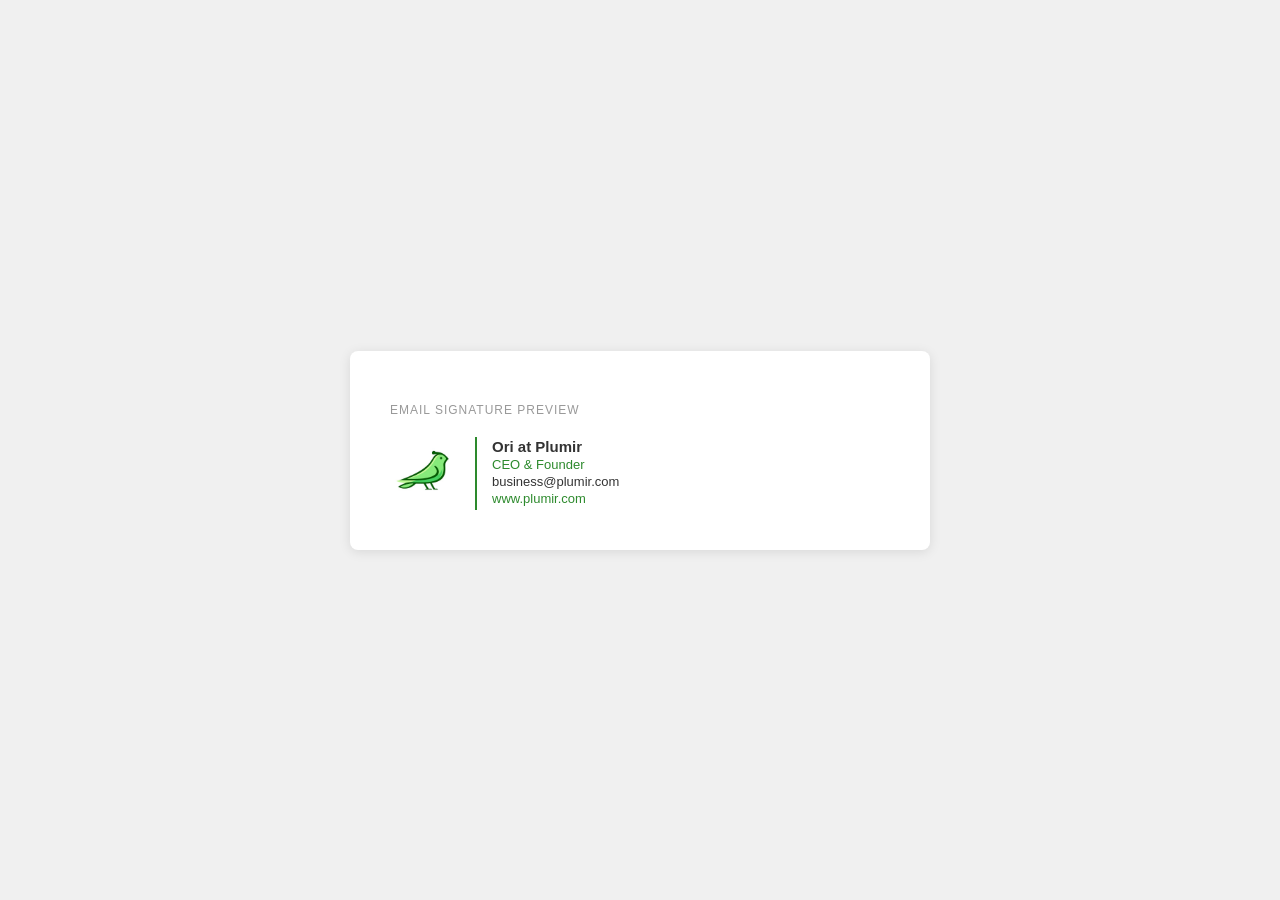
<file: signature-preview.html>
<!DOCTYPE html>
<html lang="en">
<head>
  <meta charset="UTF-8">
  <title>Plumir Email Signature Preview</title>
  <style>
    body {
      background: #f0f0f0;
      display: flex;
      flex-direction: column;
      align-items: center;
      justify-content: center;
      min-height: 100vh;
      margin: 0;
      font-family: Arial, sans-serif;
    }
    .preview-box {
      background: white;
      padding: 40px;
      border-radius: 8px;
      box-shadow: 0 2px 12px rgba(0,0,0,0.1);
      max-width: 500px;
      width: 100%;
    }
    .label {
      font-size: 12px;
      color: #999;
      margin-bottom: 20px;
      text-transform: uppercase;
      letter-spacing: 1px;
    }
  </style>
</head>
<body>
  <div class="preview-box">
    <p class="label">Email Signature Preview</p>

    <table cellpadding="0" cellspacing="0" style="font-family: Arial, sans-serif; font-size: 14px; color: #333;">
      <tr>
        <td style="padding-right: 15px; border-right: 2px solid #2d8a2d; vertical-align: middle;">
          <img src="images/NEW LOGO.png" alt="Plumir" width="70">
        </td>
        <td style="padding-left: 15px; vertical-align: middle;">
          <p style="margin: 0; font-weight: bold; font-size: 15px;">Ori at Plumir</p>
          <p style="margin: 2px 0; color: #2d8a2d; font-size: 13px;">CEO & Founder</p>
          <p style="margin: 2px 0; font-size: 13px;">
            <a href="mailto:business@plumir.com" style="color: #333; text-decoration: none;">business@plumir.com</a>
          </p>
          <p style="margin: 2px 0; font-size: 13px;">
            <a href="https://www.plumir.com" style="color: #2d8a2d; text-decoration: none;">www.plumir.com</a>
          </p>
        </td>
      </tr>
    </table>
  </div>
</body>
</html>
</file>
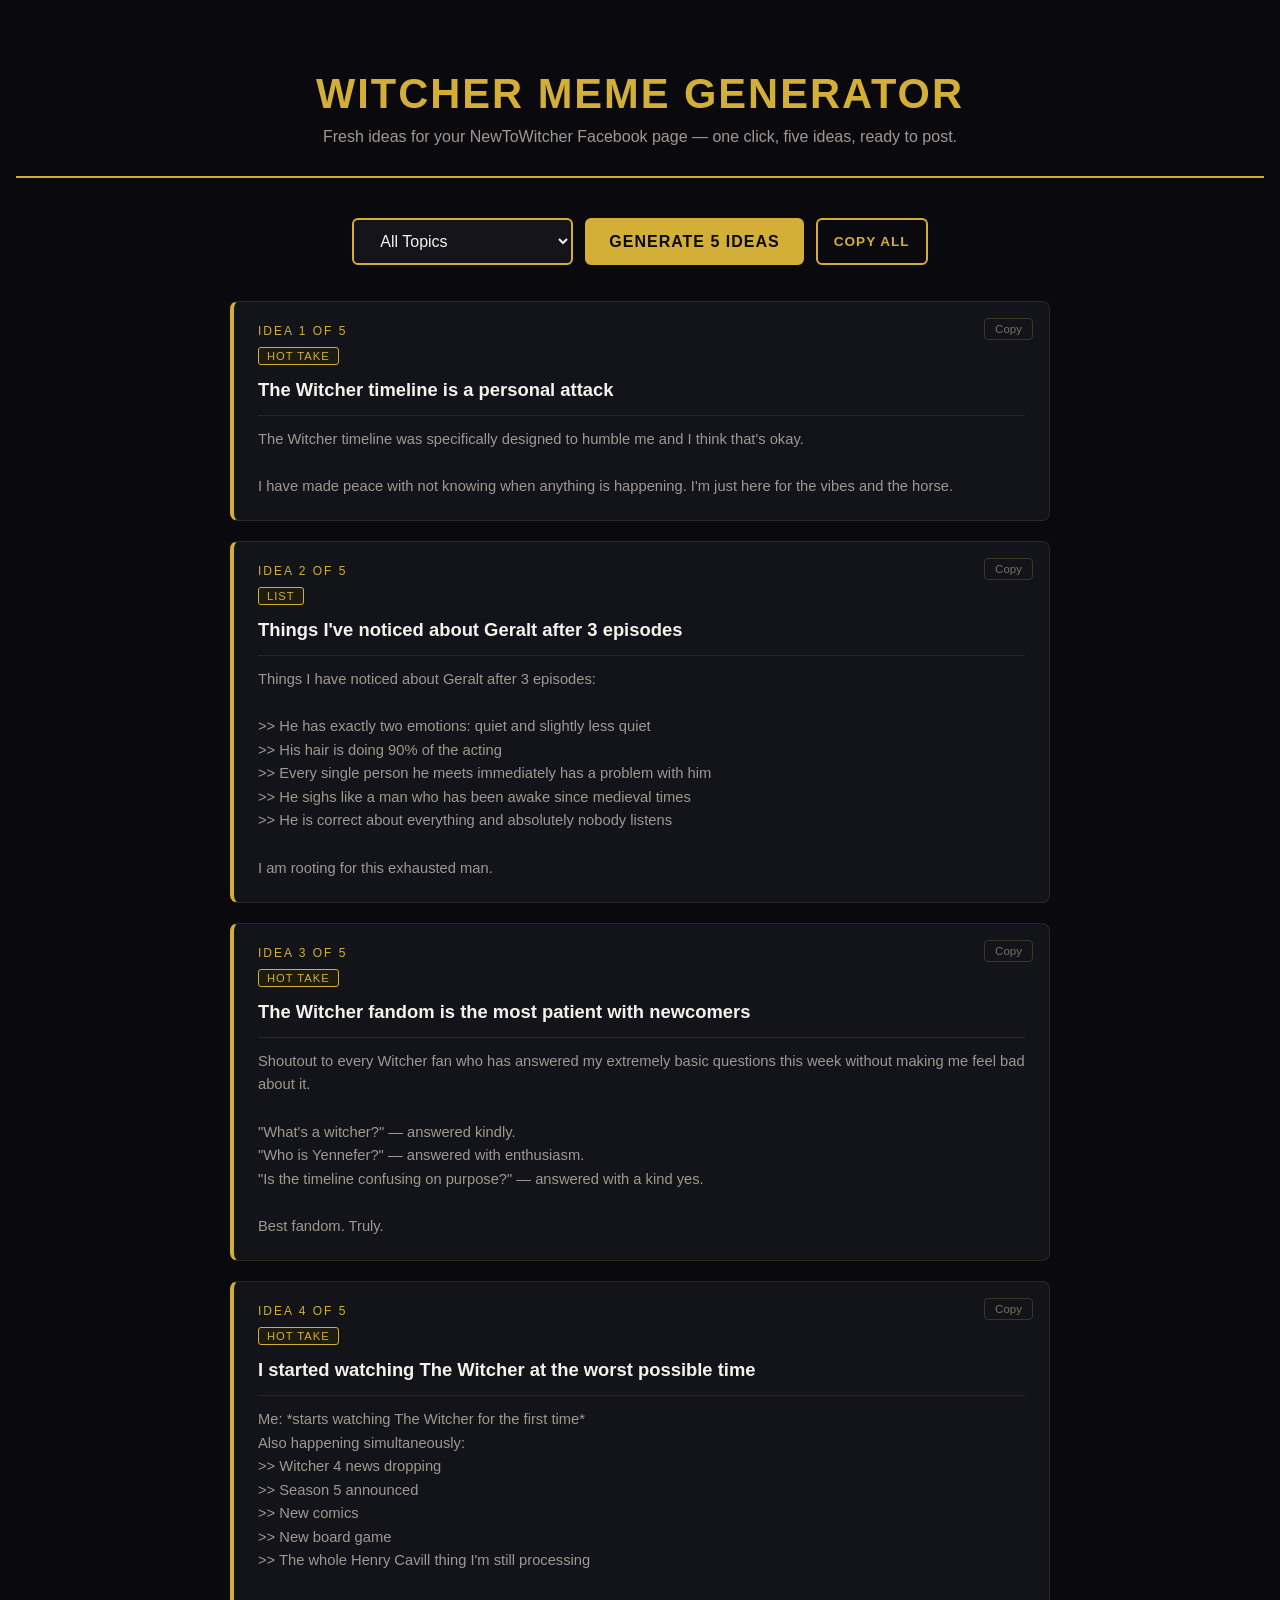
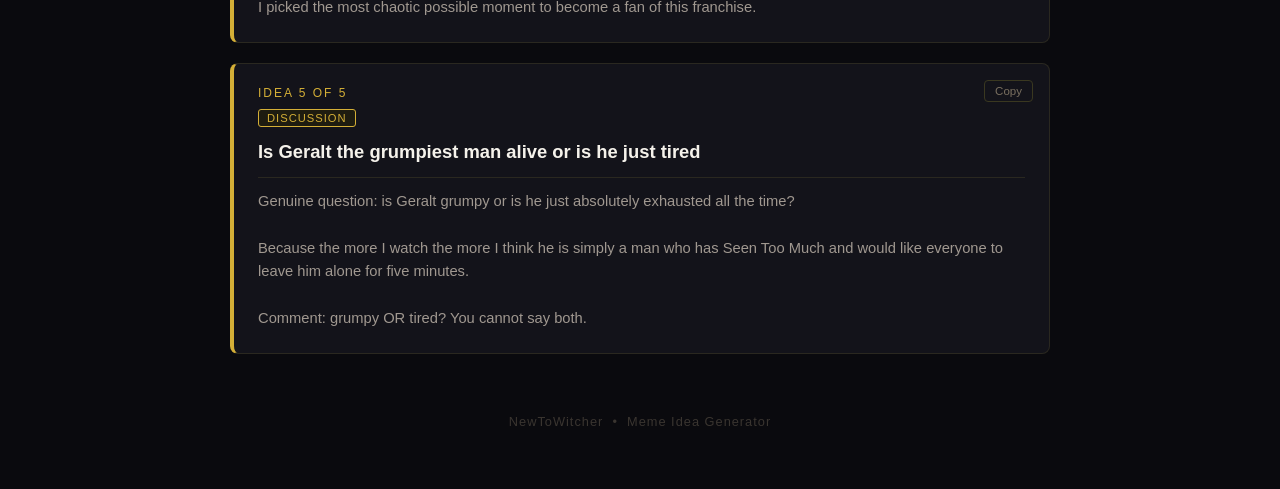
<file: witcher-meme-generator.html>
<!DOCTYPE html>
<html lang="en">
<head>
  <meta charset="UTF-8" />
  <meta name="viewport" content="width=device-width, initial-scale=1.0" />
  <title>Witcher Meme Idea Generator | NewToWitcher</title>
  <style>
    *, *::before, *::after { box-sizing: border-box; margin: 0; padding: 0; }

    body {
      font-family: 'Segoe UI', Arial, sans-serif;
      background: #0a0a0e;
      color: #f5f2eb;
      min-height: 100vh;
      padding: 30px 16px 60px;
    }

    header {
      text-align: center;
      padding: 40px 0 30px;
      border-bottom: 2px solid #d4af37;
      margin-bottom: 40px;
    }
    header h1 {
      font-size: clamp(1.6rem, 4vw, 2.6rem);
      color: #d4af37;
      letter-spacing: 2px;
      text-transform: uppercase;
    }
    header p {
      color: #a09890;
      margin-top: 10px;
      font-size: 1rem;
    }

    .controls {
      display: flex;
      flex-wrap: wrap;
      justify-content: center;
      gap: 12px;
      margin-bottom: 36px;
    }

    select, button {
      padding: 12px 22px;
      border-radius: 6px;
      font-size: 1rem;
      cursor: pointer;
      border: 2px solid #d4af37;
    }
    select {
      background: #14141a;
      color: #f5f2eb;
      min-width: 200px;
    }
    select option { background: #14141a; }

    button {
      background: #d4af37;
      color: #0a0a0e;
      font-weight: 700;
      letter-spacing: 1px;
      text-transform: uppercase;
      transition: background 0.2s, transform 0.1s;
    }
    button:hover  { background: #f0d264; }
    button:active { transform: scale(0.97); }

    #copy-all-btn {
      background: transparent;
      color: #d4af37;
      font-size: 0.85rem;
      padding: 8px 16px;
    }
    #copy-all-btn:hover { background: #1a1a22; }

    #results {
      max-width: 820px;
      margin: 0 auto;
      display: flex;
      flex-direction: column;
      gap: 20px;
    }

    .card {
      background: #13131a;
      border: 1px solid #2a2820;
      border-left: 4px solid #d4af37;
      border-radius: 8px;
      padding: 22px 24px;
      position: relative;
      transition: border-color 0.2s;
    }
    .card:hover { border-left-color: #f0d264; }

    .card-number {
      font-size: 0.75rem;
      color: #d4af37;
      letter-spacing: 2px;
      text-transform: uppercase;
      margin-bottom: 8px;
    }
    .card-type {
      display: inline-block;
      font-size: 0.7rem;
      background: #1e1c10;
      color: #d4af37;
      border: 1px solid #d4af37;
      border-radius: 3px;
      padding: 2px 8px;
      letter-spacing: 1px;
      text-transform: uppercase;
      margin-bottom: 12px;
    }
    .card h3 {
      font-size: 1.15rem;
      color: #f5f2eb;
      margin-bottom: 12px;
      line-height: 1.4;
    }
    .card-caption {
      font-size: 0.92rem;
      color: #a09890;
      line-height: 1.6;
      border-top: 1px solid #2a2820;
      padding-top: 12px;
      margin-top: 4px;
      white-space: pre-wrap;
    }
    .card-caption strong { color: #d4f0b0; font-weight: normal; }

    .copy-btn {
      position: absolute;
      top: 16px;
      right: 16px;
      background: transparent;
      border: 1px solid #3a3820;
      color: #7a7060;
      font-size: 0.72rem;
      padding: 4px 10px;
      border-radius: 4px;
      letter-spacing: 0;
      text-transform: none;
      font-weight: normal;
    }
    .copy-btn:hover { border-color: #d4af37; color: #d4af37; background: transparent; }
    .copy-btn.copied { color: #80c080; border-color: #80c080; }

    #placeholder {
      text-align: center;
      color: #3a3530;
      padding: 60px 20px;
      font-size: 1.1rem;
    }
    #placeholder span { display: block; font-size: 2.5rem; margin-bottom: 16px; }

    footer {
      text-align: center;
      margin-top: 60px;
      color: #3a3530;
      font-size: 0.8rem;
      letter-spacing: 1px;
    }
  </style>
</head>
<body>

<header>
  <h1>Witcher Meme Generator</h1>
  <p>Fresh ideas for your NewToWitcher Facebook page — one click, five ideas, ready to post.</p>
</header>

<div class="controls">
  <select id="topic-filter">
    <option value="all">All Topics</option>
    <option value="geralt">Geralt</option>
    <option value="jaskier">Jaskier</option>
    <option value="roach">Roach</option>
    <option value="witcher4">Witcher 4 News</option>
    <option value="season5">Season 5</option>
    <option value="newcomer">Newcomer Reactions</option>
    <option value="timeline">Timeline Confusion</option>
    <option value="cavill">Henry Cavill</option>
  </select>

  <button onclick="generate()">Generate 5 Ideas</button>
  <button id="copy-all-btn" onclick="copyAll()">Copy All</button>
</div>

<div id="results">
  <div id="placeholder">
    <span>⚔</span>
    Click Generate to get your meme ideas
  </div>
</div>

<footer>NewToWitcher &nbsp;•&nbsp; Meme Idea Generator</footer>

<script>
// ─── DATA ────────────────────────────────────────────────────────────────────

const topics = {
  geralt: [
    {
      type: "List",
      title: "Things I've noticed about Geralt after 3 episodes",
      caption: `Things I have noticed about Geralt after 3 episodes:

>> He has exactly two emotions: quiet and slightly less quiet
>> His hair is doing 90% of the acting
>> Every single person he meets immediately has a problem with him
>> He sighs like a man who has been awake since medieval times
>> He is correct about everything and absolutely nobody listens

I am rooting for this exhausted man.`
    },
    {
      type: "Reaction",
      title: "Me realising Geralt doesn't explain ANYTHING",
      caption: `Me: okay so where are we going
Geralt: Hmm.
Me: and who was that man
Geralt: *walks away*
Me: and why does everyone want you dead specifically
Geralt: *mounts Roach*

I have seen every episode. I have zero answers.`
    },
    {
      type: "Hot Take",
      title: "Geralt communicates entirely in grunts and I respect it",
      caption: `Hot take: Geralt of Rivia has not said more than 12 words in a row at any point in this show and he is STILL the most compelling character on screen.

The hair. The sighing. The "hmm."

Somehow it works. Someone explain this to me.`
    },
    {
      type: "Discussion",
      title: "Is Geralt the grumpiest man alive or is he just tired",
      caption: `Genuine question: is Geralt grumpy or is he just absolutely exhausted all the time?

Because the more I watch the more I think he is simply a man who has Seen Too Much and would like everyone to leave him alone for five minutes.

Comment: grumpy OR tired? You cannot say both.`
    },
    {
      type: "Observation",
      title: "Geralt is correct about everything and pays dearly for it",
      caption: `The Witcher formula as far as I can tell:

1. Geralt says what the right thing to do is
2. Everyone ignores him
3. The exact thing he predicted happens
4. Geralt has to fix it
5. Nobody thanks him
6. Repeat

Three episodes in and I am personally exhausted on his behalf.`
    }
  ],

  jaskier: [
    {
      type: "Earworm",
      title: "Toss a Coin has been in my head for 11 days",
      caption: `DAY 11 of having Toss a Coin to Your Witcher in my head.

I do not know what a Witcher is.
I do not know what valley this is.
I have no context for any of this.
And yet here we are.

Jaskier you absolute menace. I would die for you.`
    },
    {
      type: "Discussion",
      title: "Jaskier should not be alive and yet",
      caption: `My question for the day: how is Jaskier still alive.

This man has:
>> Annoyed every person he has ever met
>> Followed Geralt into no fewer than 6 situations he had no business being in
>> Somehow charmed his way out of all of them

He is like a golden retriever that wandered into a war. I love him. Someone explain how he survives.`
    },
    {
      type: "Hot Take",
      title: "Jaskier is actually the main character",
      caption: `Controversial opinion: Jaskier is the main character of The Witcher and Geralt is just the guy the show is technically about.

Fight me in the comments.`
    }
  ],

  roach: [
    {
      type: "Petition",
      title: "Official petition to make Roach the main character",
      caption: `OFFICIAL PETITION to make Roach the main character of The Witcher.

Evidence:
>> She shows up everywhere
>> She never complains
>> Geralt leaves her in random fields and she always comes back
>> She has never once done anything wrong
>> She is the only one in this show with a consistent moral compass

Sign below if you agree. Geralt does not deserve her.`
    },
    {
      type: "Observation",
      title: "Roach appears in places she should not be able to reach",
      caption: `I need someone to explain to me how Roach keeps appearing in locations she could not logistically have reached.

Geralt leaves her outside. Goes into a dungeon. Somehow Roach is in the dungeon.

Nobody addresses this. Nobody questions it. She is just there.

Roach is the most powerful character in this entire show.`
    }
  ],

  witcher4: [
    {
      type: "News Reaction",
      title: "Apparently there's a Witcher 4 and I just found out",
      caption: `Wait.

There is a Witcher 4?

Like there is a 1, 2 and 3? And games? There are GAMES?

I just started the Netflix show last month. I did not know the lore went this deep. Someone give me a beginner's roadmap. Please use small words.`
    },
    {
      type: "Discussion",
      title: "Witcher 4 details are dropping and I understand none of them",
      caption: `The Witcher fan community right now:

"CIRI HAS A JUMP BUTTON!! 80 NEW ANIMATIONS!! CDPR SAID AT UNREAL FEST—"

Me, who just started the show:

"so she's the girl with the white hair?"

Still watching Season 1. Please be patient with me.`
    },
    {
      type: "Hot Take",
      title: "I started watching The Witcher at the worst possible time",
      caption: `Me: *starts watching The Witcher for the first time*
Also happening simultaneously:
>> Witcher 4 news dropping
>> Season 5 announced
>> New comics
>> New board game
>> The whole Henry Cavill thing I'm still processing

I picked the most chaotic possible moment to become a fan of this franchise.`
    }
  ],

  season5: [
    {
      type: "News Reaction",
      title: "Netflix confirmed Season 5 is the last season",
      caption: `Netflix just confirmed The Witcher Season 5 is coming in 2026 — and it's the FINAL season.

I started watching this show approximately three weeks ago.

I have not finished Season 1.

This is fine.`
    },
    {
      type: "Discussion",
      title: "Are you watching until the end or did you tap out",
      caption: `With Season 5 confirmed as the final Witcher season — honest question:

Are you watching until the end, or did you already tap out?

I'm new so I have no emotional damage yet. Tell me what I'm in for.`
    }
  ],

  newcomer: [
    {
      type: "List",
      title: "My questions after watching The Witcher",
      caption: `MY QUESTIONS after watching The Witcher:

>> What IS a witcher exactly
>> Why does everyone have a personal grudge against him specifically
>> How is Jaskier still alive
>> Who was that man in episode 3
>> Actually who was that man in every episode

Someone please answer these. I am asking politely.`
    },
    {
      type: "Observation",
      title: "Characters I understand vs characters I do not",
      caption: `Characters I understand so far:

>> Geralt: grumpy, good, tired. Clear.
>> Jaskier: annoying but lovable. Clear.
>> Roach the horse: flawless. Clear.
>> Everyone else: ???
>> The politics: absolutely not.

I am three episodes in. Please be patient.`
    },
    {
      type: "Reaction",
      title: "I have been watching this for a week and have zero idea what is happening",
      caption: `Genuine update from someone who started The Witcher last week:

I have watched six episodes. I understand the following things:
>> Geralt is the Witcher
>> Jaskier is his friend/problem
>> Roach is the horse and she is perfect

Everything else is a mystery and I have accepted this as my reality.`
    },
    {
      type: "Hot Take",
      title: "The Witcher fandom is the most patient with newcomers",
      caption: `Shoutout to every Witcher fan who has answered my extremely basic questions this week without making me feel bad about it.

"What's a witcher?" — answered kindly.
"Who is Yennefer?" — answered with enthusiasm.
"Is the timeline confusing on purpose?" — answered with a kind yes.

Best fandom. Truly.`
    }
  ],

  timeline: [
    {
      type: "Chaos",
      title: "Me trying to follow the Witcher timeline",
      caption: `wait — is this the PAST?
or is this the FUTURE past?
or is Ciri just—
hold on who is that man
why is he younger now
IS GERALT DEAD OR NOT

(I have seen every episode.)`
    },
    {
      type: "Discussion",
      title: "Nobody told me the timeline was like this",
      caption: `Nobody warned me that The Witcher runs on approximately three different timelines at once.

I thought I was bad at paying attention. Turns out everyone is confused.

If you figured it out please explain it in the comments. Slowly. I will wait.`
    },
    {
      type: "Hot Take",
      title: "The Witcher timeline is a personal attack",
      caption: `The Witcher timeline was specifically designed to humble me and I think that's okay.

I have made peace with not knowing when anything is happening. I'm just here for the vibes and the horse.`
    }
  ],

  cavill: [
    {
      type: "News Reaction",
      title: "Just found out Henry Cavill left The Witcher",
      caption: `JUST FOUND OUT Henry Cavill left The Witcher.

Apparently this happened a while ago.
Apparently everyone already knew.
Apparently I am the last person on earth to find out.

I have so many questions. Someone explain the full story in the comments. I need to know everything.`
    },
    {
      type: "Discussion",
      title: "Can someone explain the Henry Cavill situation",
      caption: `I've now heard five different versions of why Henry Cavill left The Witcher and none of them fully add up.

I'm not taking sides. I just want to understand what actually happened.

Comment below with your version. I'll read all of them.`
    },
    {
      type: "Reaction",
      title: "Finding out about Henry Cavill as a new fan",
      caption: `Me, excitedly starting The Witcher: wow I love this grumpy white-haired man

Also me, five minutes of googling later: wait he LEFT? He's not IN IT anymore?

The stages of grief I went through in the span of one afternoon.`
    }
  ]
};

// ─── GENERATE ────────────────────────────────────────────────────────────────

function getAllIdeas() {
  const all = [];
  for (const key in topics) {
    topics[key].forEach(idea => all.push({ ...idea, topic: key }));
  }
  return all;
}

function getIdeasForFilter(filter) {
  if (filter === 'all') return getAllIdeas();
  return (topics[filter] || []).map(idea => ({ ...idea, topic: filter }));
}

function shuffle(arr) {
  const a = [...arr];
  for (let i = a.length - 1; i > 0; i--) {
    const j = Math.floor(Math.random() * (i + 1));
    [a[i], a[j]] = [a[j], a[i]];
  }
  return a;
}

function generate() {
  const filter = document.getElementById('topic-filter').value;
  let pool = getIdeasForFilter(filter);

  // If specific topic has fewer than 5, pad with random from all
  if (pool.length < 5) {
    const extras = shuffle(getAllIdeas().filter(i => i.topic !== filter));
    pool = [...shuffle(pool), ...extras];
  } else {
    pool = shuffle(pool);
  }

  const picks = pool.slice(0, 5);
  const container = document.getElementById('results');
  container.innerHTML = '';

  picks.forEach((idea, i) => {
    const card = document.createElement('div');
    card.className = 'card';
    card.dataset.caption = idea.caption;

    card.innerHTML = `
      <div class="card-number">Idea ${i + 1} of 5</div>
      <span class="card-type">${idea.type}</span>
      <button class="copy-btn" onclick="copyCard(this)">Copy</button>
      <h3>${idea.title}</h3>
      <div class="card-caption">${escHtml(idea.caption)}</div>
    `;
    container.appendChild(card);
  });
}

function escHtml(s) {
  return s.replace(/&/g,'&amp;').replace(/</g,'&lt;').replace(/>/g,'&gt;');
}

function copyCard(btn) {
  const card = btn.closest('.card');
  const text = `${card.querySelector('h3').textContent}\n\n${card.dataset.caption}`;
  navigator.clipboard.writeText(text).then(() => {
    btn.textContent = 'Copied!';
    btn.classList.add('copied');
    setTimeout(() => { btn.textContent = 'Copy'; btn.classList.remove('copied'); }, 2000);
  });
}

function copyAll() {
  const cards = document.querySelectorAll('.card');
  if (!cards.length) return;
  const text = [...cards].map((c, i) =>
    `IDEA ${i+1}: ${c.querySelector('h3').textContent}\n\n${c.dataset.caption}`
  ).join('\n\n' + '─'.repeat(40) + '\n\n');
  navigator.clipboard.writeText(text).then(() => {
    const btn = document.getElementById('copy-all-btn');
    btn.textContent = 'Copied All!';
    setTimeout(() => { btn.textContent = 'Copy All'; }, 2000);
  });
}

// Generate on load
generate();
</script>
</body>
</html>
</file>
<file: 1percent-tuesday/styles.css>
*, *::before, *::after { margin: 0; padding: 0; box-sizing: border-box; }

html, body {
  height: 100%;
  font-family: 'Segoe UI', system-ui, -apple-system, sans-serif;
  background: linear-gradient(-45deg,
    #3d0066, #001166, #004433, #553300,
    #660033, #003355, #220066, #005533,
    #440066, #002244);
  background-size: 500% 500%;
  background-attachment: fixed;
  animation: bgSwirl 32s ease infinite;
  color: #fff;
  overflow: hidden;
  -webkit-tap-highlight-color: transparent;
  user-select: none;
}
@keyframes bgSwirl {
  0%   { background-position: 0% 20%; }
  25%  { background-position: 80% 0%; }
  50%  { background-position: 100% 80%; }
  75%  { background-position: 20% 100%; }
  100% { background-position: 0% 20%; }
}

/* ── GAME-ACTIVE BRIGHT BACKGROUND ── */
html.game-active,
html.game-active body {
  background: linear-gradient(135deg,
    #7700ff 0%, #ff0066 25%, #ff7700 50%, #00aaff 75%, #cc00ff 100%) !important;
  background-size: 100% 100% !important;
  background-attachment: fixed !important;
  animation: none !important;
}

/* ── STARFIELD ── */
#starfield {
  position: fixed; inset: 0; pointer-events: none; z-index: 0; overflow: hidden;
}
.star {
  position: absolute; border-radius: 50%; background: #fff;
  animation: twinkle var(--dur, 3s) ease-in-out infinite var(--delay, 0s);
  opacity: var(--op, 0.5);
}
@keyframes twinkle {
  0%,100% { opacity: var(--op,.5); transform: scale(1); }
  50% { opacity: 0.1; transform: scale(0.6); }
}

/* ── LAYOUT ── */
#app { position: relative; z-index: 1; height: 100vh; overflow: hidden; display: flex; flex-direction: column; }
.screen { display: none; flex-direction: column; height: 100vh; overflow-y: auto; padding: 20px; }
.screen.active { display: flex; animation: fadeIn .35s ease; }
@keyframes fadeIn { from { opacity: 0; transform: translateY(8px); } to { opacity: 1; transform: translateY(0); } }

/* ── RAINBOW UTILITIES ── */
.rainbow-text {
  background: linear-gradient(90deg, #ff0050,#ff6600,#ffcc00,#33ff99,#0099ff,#cc00ff,#ff0050);
  background-size: 300% auto;
  -webkit-background-clip: text; background-clip: text; -webkit-text-fill-color: transparent;
  animation: rainbowFlow 3s linear infinite;
}
@keyframes rainbowFlow { to { background-position: 300% center; } }

.rainbow-border {
  border: 2px solid transparent;
  background: linear-gradient(#0d0d2b,#0d0d2b) padding-box,
              linear-gradient(135deg,#ff0050,#ff6600,#ffcc00,#33ff99,#0099ff,#cc00ff) border-box;
}
.rainbow-bg {
  background: linear-gradient(135deg,#ff005033,#ff660033,#ffcc0033,#33ff9933,#0099ff33,#cc00ff33);
  border: 1px solid rgba(255,255,255,.1);
}

/* ── GAME TITLE ── */
.game-title { font-size: clamp(1.4rem, 5vw, 3.2rem); font-weight: 900; text-align: center; line-height: 1.1; letter-spacing: -.01em; }
.game-title .white { color: #fff; text-shadow: 0 0 40px rgba(255,255,255,.3); }

/* ── DIFFICULTY BADGE ── */
.diff-badge {
  display: inline-flex; align-items: center; justify-content: center;
  width: 72px; height: 72px; border-radius: 50%; font-size: 1rem; font-weight: 900;
  border: 3px solid; flex-shrink: 0;
}
.diff-100 { border-color: #33ff99; color: #33ff99; box-shadow: 0 0 20px #33ff9955; }
.diff-95  { border-color: #66ff66; color: #66ff66; }
.diff-90  { border-color: #99ff33; color: #99ff33; }
.diff-85  { border-color: #ccff00; color: #ccff00; }
.diff-80  { border-color: #ffee00; color: #ffee00; }
.diff-75  { border-color: #ffcc00; color: #ffcc00; }
.diff-70  { border-color: #ffaa00; color: #ffaa00; }
.diff-65  { border-color: #ff8800; color: #ff8800; }
.diff-60  { border-color: #ff6600; color: #ff6600; }
.diff-55  { border-color: #ff4400; color: #ff4400; }
.diff-50  { border-color: #ff2200; color: #ff2200; }
.diff-45  { border-color: #ff0055; color: #ff0055; }
.diff-40  { border-color: #ee0077; color: #ee0077; }
.diff-35  { border-color: #dd00aa; color: #dd00aa; }
.diff-30  { border-color: #cc00cc; color: #cc00cc; }
.diff-25  { border-color: #bb00ee; color: #bb00ee; }
.diff-20  { border-color: #9900ff; color: #9900ff; box-shadow: 0 0 20px #9900ff55; }
.diff-15  { border-color: #7700ff; color: #7700ff; }
.diff-10  { border-color: #5500ff; color: #5500ff; box-shadow: 0 0 25px #5500ff66; }
.diff-1   { border-color: #ff00ff; color: #ff00ff; box-shadow: 0 0 30px #ff00ff88; animation: pulseBadge 1s ease-in-out infinite; }
@keyframes pulseBadge { 0%,100% { box-shadow: 0 0 30px #ff00ff88; } 50% { box-shadow: 0 0 60px #ff00ffcc, 0 0 100px #ff00ff44; } }

/* ── QUESTION CARD ── */
.q-card {
  background: rgba(255,255,255,.06); border-radius: 20px; padding: clamp(16px,3vw,36px);
  backdrop-filter: blur(12px); border: 1px solid rgba(255,255,255,.1);
  max-width: 1000px; width: 100%; margin: 0 auto;
}
.q-text { font-size: clamp(1.1rem, 2.5vw, 1.8rem); font-weight: 700; line-height: 1.35; }

/* ── ANSWER GRID (HOST) ── */
.answer-grid { display: grid; grid-template-columns: 1fr 1fr; gap: 12px; margin-top: 20px; }
.answer-opt {
  display: flex; align-items: center; gap: 14px; padding: 16px 20px;
  border-radius: 14px; background: rgba(255,255,255,.07); border: 2px solid rgba(255,255,255,.12);
  font-size: clamp(.85rem, 1.6vw, 1.15rem); transition: all .4s ease; cursor: default;
}
.answer-opt .letter {
  width: 40px; height: 40px; border-radius: 50%; display: flex; align-items: center;
  justify-content: center; font-weight: 900; font-size: 1rem; flex-shrink: 0;
}
.answer-opt[data-letter="A"] .letter { background: #ff0055; }
.answer-opt[data-letter="B"] .letter { background: #0099ff; }
.answer-opt[data-letter="C"] .letter { background: #ffcc00; color: #000; }
.answer-opt[data-letter="D"] .letter { background: #cc00ff; }
.answer-opt.correct { background: rgba(51,255,153,.2); border-color: #33ff99; transform: scale(1.02); }
.answer-opt.wrong   { background: rgba(255,0,80,.12); border-color: #ff0055; opacity: .55; }
.answer-opt.correct .letter { background: #33ff99; color: #000; }

/* ── PICTURE OPTIONS ── */
.pic-grid { display: grid; grid-template-columns: 1fr 1fr; gap: 12px; margin-top: 16px; }
.pic-opt {
  display: flex; flex-direction: column; align-items: center; gap: 10px;
  padding: 20px 12px; border-radius: 14px; background: rgba(255,255,255,.07);
  border: 2px solid rgba(255,255,255,.12); font-size: clamp(.8rem,1.4vw,1rem);
  text-align: center; transition: all .4s ease; cursor: default;
}
.pic-opt .pic-emoji { font-size: clamp(2rem,5vw,3.5rem); }
.pic-opt.correct { background: rgba(51,255,153,.2); border-color: #33ff99; transform: scale(1.02); }
.pic-opt.wrong   { background: rgba(255,0,80,.12); border-color: #ff0055; opacity: .55; }

/* ── TIMER ── */
.timer-wrap { position: relative; width: 90px; height: 90px; flex-shrink: 0; }
.timer-wrap svg { transform: rotate(-90deg); width: 90px; height: 90px; }
.timer-track { fill: none; stroke: rgba(255,255,255,.1); stroke-width: 6; }
.timer-fill  { fill: none; stroke: #33ff99; stroke-width: 6; stroke-linecap: round; transition: stroke-dashoffset .9s linear, stroke .5s; }
.timer-num { position: absolute; inset: 0; display: flex; align-items: center; justify-content: center; font-size: 1.8rem; font-weight: 900; }
.timer-urgent .timer-fill { stroke: #ff0055; }
.timer-urgent .timer-num  { color: #ff0055; animation: shakeNum .3s ease infinite; }
@keyframes shakeNum { 0%,100% { transform: scale(1); } 50% { transform: scale(1.15); } }

/* ── PROGRESS BAR ── */
.prog-bar { width: 100%; height: 5px; background: rgba(255,255,255,.1); border-radius: 3px; overflow: hidden; }
.prog-fill { height: 100%; border-radius: 3px; background: linear-gradient(90deg,#ff0050,#ff6600,#ffcc00,#33ff99,#0099ff,#cc00ff); transition: width .5s ease; }

/* ── PLAYER CARDS (LOBBY / LEADERBOARD) ── */
.player-grid { display: flex; flex-wrap: wrap; gap: 12px; justify-content: center; }
.p-card {
  display: flex; flex-direction: column; align-items: center; gap: 6px;
  padding: 14px 12px; border-radius: 16px; background: rgba(255,255,255,.07);
  border: 1px solid rgba(255,255,255,.12); min-width: 90px; position: relative;
  transition: all .3s ease;
}
.p-card.tuesday-card { border-color: #ffcc00; background: rgba(255,204,0,.1); }
.tuesday-crown { position: absolute; top: -14px; left: 50%; transform: translateX(-50%); font-size: 1.4rem; }
.p-name { font-size: .78rem; font-weight: 700; text-align: center; max-width: 80px; overflow: hidden; text-overflow: ellipsis; white-space: nowrap; }
.p-score { font-size: 1.1rem; font-weight: 900; color: #ffcc00; }
.p-answered { font-size: .7rem; color: #33ff99; }

/* ── LEADERBOARD ── */
.lb-list { list-style: none; max-width: 640px; width: 100%; margin: 0 auto; }
.lb-item {
  display: flex; align-items: center; gap: 14px; padding: 14px 18px;
  border-radius: 14px; margin-bottom: 8px; background: rgba(255,255,255,.07);
  border: 1px solid rgba(255,255,255,.1); animation: slideIn .4s ease both;
}
.lb-item:nth-child(1) { background: rgba(255,215,0,.18); border-color: #ffd700; }
.lb-item:nth-child(2) { background: rgba(192,192,192,.15); border-color: #c0c0c0; }
.lb-item:nth-child(3) { background: rgba(205,127,50,.15); border-color: #cd7f32; }
@keyframes slideIn { from { opacity:0; transform:translateX(-30px); } to { opacity:1; transform:translateX(0); } }
.lb-rank { font-size: 1.4rem; font-weight: 900; width: 36px; text-align: center; flex-shrink: 0; }
.lb-info { flex: 1; min-width: 0; }
.lb-score { font-size: 1.2rem; font-weight: 900; color: #ffcc00; flex-shrink: 0; }

/* ── ROOM CODE ── */
.room-code-box {
  font-size: clamp(3rem, 10vw, 6rem); font-weight: 900; letter-spacing: .25em;
  text-align: center; padding: 20px 32px; border-radius: 20px;
  background: rgba(255,255,255,.07); border: 3px solid rgba(255,255,255,.2);
  font-family: 'Courier New', monospace;
}
.join-url { font-size: clamp(.8rem,2vw,1.1rem); color: rgba(255,255,255,.55); text-align: center; }

/* ── CELEBRATION ── */
.celebration-text { font-size: clamp(1rem, 2vw, 1.3rem); text-align: center; color: #ffcc00; padding: 10px 20px; border-radius: 12px; background: rgba(255,204,0,.1); border: 1px solid rgba(255,204,0,.2); }

/* ── BUTTONS ── */
.btn {
  border: none; border-radius: 14px; font-size: 1rem; font-weight: 700;
  cursor: pointer; padding: 14px 28px; transition: all .2s ease; display: inline-flex;
  align-items: center; justify-content: center; gap: 8px;
}
.btn:active { transform: scale(.97); }
.btn-primary { background: linear-gradient(135deg,#cc00ff,#0099ff); color: #fff; }
.btn-primary:hover { box-shadow: 0 8px 30px rgba(204,0,255,.4); transform: translateY(-2px); }
.btn-danger  { background: linear-gradient(135deg,#ff0050,#ff6600); color: #fff; }
.btn-gold    { background: linear-gradient(135deg,#ffcc00,#ff8800); color: #000; }
.btn-ghost   { background: rgba(255,255,255,.1); color: #fff; border: 1px solid rgba(255,255,255,.2); }
.btn-lg { font-size: 1.2rem; padding: 18px 36px; border-radius: 16px; width: 100%; }
.btn:disabled { opacity: .4; cursor: not-allowed; transform: none; }

/* ── INPUTS ── */
input[type="text"] {
  background: rgba(255,255,255,.1); border: 2px solid rgba(255,255,255,.25);
  border-radius: 14px; padding: 16px 20px; color: #fff; font-size: 1.1rem;
  width: 100%; outline: none; transition: border-color .3s; font-family: inherit;
}
input[type="text"]:focus { border-color: #cc00ff; box-shadow: 0 0 20px rgba(204,0,255,.2); }
input[type="text"]::placeholder { color: rgba(255,255,255,.35); }

/* ── MOBILE ANSWER BUTTONS ── */
.mob-answers { display: flex; flex-direction: column; gap: 10px; }
.mob-btn {
  width: 100%; padding: 18px 20px; border-radius: 16px; border: none;
  font-size: 1rem; font-weight: 700; cursor: pointer; transition: all .2s ease;
  display: flex; align-items: center; gap: 14px; text-align: left;
  min-height: 64px; font-family: inherit; color: #fff;
}
.mob-btn:active { transform: scale(.97); }
.mob-btn[data-letter="A"],
.mob-btn[data-letter="B"],
.mob-btn[data-letter="C"],
.mob-btn[data-letter="D"] { background: rgba(15,15,35,0.85); border: 2px solid rgba(255,255,255,0.18); color: #fff; }
.mob-btn[data-letter="C"] { color: #fff; }
.mob-btn .mob-letter { width: 36px; height: 36px; border-radius: 50%; background: rgba(0,0,0,.2); display: flex; align-items: center; justify-content: center; font-size: .9rem; font-weight: 900; flex-shrink: 0; }
.mob-btn.selected { filter: brightness(1.25); transform: scale(.98); box-shadow: 0 0 24px rgba(255,255,255,.3); }
.mob-btn.disabled { opacity: .45; pointer-events: none; }
.mob-btn.correct-reveal { background: linear-gradient(135deg,#009944,#33ff99) !important; color: #000 !important; }
.mob-btn.wrong-reveal   { background: linear-gradient(135deg,#880033,#ff0055) !important; opacity: .55; }
.mob-btn.wrong-reveal .mob-letter { color: #fff; }

/* ── AVATAR SELECTOR ── */
.avatar-grid { display: grid; grid-template-columns: repeat(5, 1fr); gap: 10px; }
.av-pick {
  display: flex; flex-direction: column; align-items: center; gap: 6px;
  padding: 10px 4px; border-radius: 14px; background: rgba(255,255,255,.07);
  border: 2px solid transparent; cursor: pointer; transition: all .2s ease;
}
.av-pick:hover { border-color: rgba(255,255,255,.3); background: rgba(255,255,255,.12); }
.av-pick.chosen { border-color: #ffcc00; background: rgba(255,204,0,.15); }
.av-emoji { font-size: 2rem; }
.av-name  { font-size: .65rem; font-weight: 600; color: rgba(255,255,255,.7); }

/* ── CONNECTION ROUND ── */
.conn-dot { width: 18px; height: 18px; border-radius: 50%; background: rgba(255,255,255,.15); transition: all .5s ease; flex-shrink: 0; }
.conn-dot.match { background: #33ff99; box-shadow: 0 0 10px #33ff99; }
.conn-dot.miss  { background: #ff0055; }

/* ── CONFETTI ── */
.confetti { position: fixed; inset: 0; pointer-events: none; z-index: 999; overflow: hidden; }
.cf { position: absolute; top: -20px; border-radius: 2px; animation: cfFall linear forwards; }
@keyframes cfFall { to { transform: translateY(110vh) rotate(720deg); opacity: 0; } }

/* ── WAITING PULSE ── */
.waiting-avatar { animation: waitPulse 2s ease-in-out infinite; }
@keyframes waitPulse { 0%,100% { transform: scale(1); filter: brightness(1); } 50% { transform: scale(1.08); filter: brightness(1.2); } }

/* ── MISC ── */
.glass { background: rgba(255,255,255,.06); backdrop-filter: blur(12px); border: 1px solid rgba(255,255,255,.1); border-radius: 20px; }
.section-label { font-size: .7rem; font-weight: 700; letter-spacing: .12em; text-transform: uppercase; color: rgba(255,255,255,.4); margin-bottom: 8px; }
.gap-8 { gap: 8px; }
.gap-12 { gap: 12px; }
.gap-16 { gap: 16px; }
.gap-20 { gap: 20px; }
.flex-col { display: flex; flex-direction: column; }
.flex-row { display: flex; flex-direction: row; }
.flex-center { align-items: center; justify-content: center; }
.text-center { text-align: center; }
.w-full { width: 100%; }
.mt-auto { margin-top: auto; }
.dimmed { color: rgba(255,255,255,.5); font-size: .85rem; }
.score-pop { animation: scorePop .4s cubic-bezier(.175,.885,.32,1.275); }
@keyframes scorePop { 0%{transform:scale(0);opacity:0} 80%{transform:scale(1.1)} 100%{transform:scale(1);opacity:1} }
.host-controls { display: flex; gap: 10px; flex-wrap: wrap; padding: 12px; background: rgba(0,0,0,.4); border-top: 1px solid rgba(255,255,255,.08); flex-shrink: 0; }

/* ── FINAL PODIUM ── */
.podium { display: flex; align-items: flex-end; justify-content: center; gap: 12px; padding: 20px 0; }
.podium-col { display: flex; flex-direction: column; align-items: center; gap: 8px; }
.podium-block { width: 110px; border-radius: 12px 12px 0 0; display: flex; align-items: flex-start; justify-content: center; padding-top: 12px; }
.podium-1 { height: 150px; background: linear-gradient(160deg,#ffd700,#ff8800); }
.podium-2 { height: 110px; background: linear-gradient(160deg,#c0c0c0,#888); }
.podium-3 { height: 80px; background: linear-gradient(160deg,#cd7f32,#7a4510); }

/* ── RESPONSIVE ── */
@media (max-width: 480px) {
  .answer-grid, .pic-grid { grid-template-columns: 1fr; }
  .avatar-grid { grid-template-columns: repeat(5,1fr); gap: 6px; }
  .av-emoji { font-size: 1.6rem; }
}
@media (min-height: 700px) and (max-width: 480px) {
  .mob-btn { padding: 22px 20px; font-size: 1.05rem; }
}
</file>
<file: assets/css/main.css>
@import url(fontawesome-all.min.css);
@import url("https://fonts.googleapis.com/css?family=Merriweather:300,700,300italic,700italic|Source+Sans+Pro:900");

/*
	Massively by HTML5 UP
	html5up.net | @ajlkn
	Free for personal and commercial use under the CCA 3.0 license (html5up.net/license)
*/

html, body, div, span, applet, object,
iframe, h1, h2, h3, h4, h5, h6, p, blockquote,
pre, a, abbr, acronym, address, big, cite,
code, del, dfn, em, img, ins, kbd, q, s, samp,
small, strike, strong, sub, sup, tt, var, b,
u, i, center, dl, dt, dd, ol, ul, li, fieldset,
form, label, legend, table, caption, tbody,
tfoot, thead, tr, th, td, article, aside,
canvas, details, embed, figure, figcaption,
footer, header, hgroup, menu, nav, output, ruby,
section, summary, time, mark, audio, video {
	margin: 0;
	padding: 0;
	border: 0;
	font-size: 100%;
	font: inherit;
	vertical-align: baseline;}

article, aside, details, figcaption, figure,
footer, header, hgroup, menu, nav, section {
	display: block;}

body {
	line-height: 1;
}

ol, ul {
	list-style: none;
}

blockquote, q {
	quotes: none;
}

	blockquote:before, blockquote:after, q:before, q:after {
		content: '';
		content: none;
	}

table {
	border-collapse: collapse;
	border-spacing: 0;
}

body {
	-webkit-text-size-adjust: none;
}

mark {
	background-color: transparent;
	color: inherit;
}

input::-moz-focus-inner {
	border: 0;
	padding: 0;
}

input, select, textarea {
	-moz-appearance: none;
	-webkit-appearance: none;
	-ms-appearance: none;
	appearance: none;
}

/* Basic */

	@-ms-viewport {
		width: device-width;
	}

	body {
		-ms-overflow-style: scrollbar;
	}

	@media screen and (max-width: 480px) {

		html, body {
			min-width: 320px;
		}

	}

	html {
		box-sizing: border-box;
	}

	*, *:before, *:after {
		box-sizing: inherit;
	}

	body {
		background-color: #000000;
	}

		body.is-preload *, body.is-preload *:before, body.is-preload *:after {
			-moz-animation: none !important;
			-webkit-animation: none !important;
			-ms-animation: none !important;
			animation: none !important;
			-moz-transition: none !important;
			-webkit-transition: none !important;
			-ms-transition: none !important;
			transition: none !important;
		}

/* Type */

	html {
		font-size: 16pt;
	}

		@media screen and (max-width: 1680px) {

			html {
				font-size: 12pt;
			}

		}

		@media screen and (max-width: 1280px) {

			html {
				font-size: 11pt;
			}

		}

		@media screen and (max-width: 360px) {

			html {
				font-size: 10pt;
			}

		}

	body {
		color: #000000;
	}

	body, input, select, textarea {
		font-family: "Merriweather", Georgia, serif;
		font-weight: 300;
		font-size: 1rem;
		line-height: 2.375;
	}

	a {
		-moz-transition: color 0.2s ease-in-out, background-color 0.2s ease-in-out, border-color 0.2s ease-in-out, box-shadow 0.2s ease-in-out;
		-webkit-transition: color 0.2s ease-in-out, background-color 0.2s ease-in-out, border-color 0.2s ease-in-out, box-shadow 0.2s ease-in-out;
		-ms-transition: color 0.2s ease-in-out, background-color 0.2s ease-in-out, border-color 0.2s ease-in-out, box-shadow 0.2s ease-in-out;
		transition: color 0.2s ease-in-out, background-color 0.2s ease-in-out, border-color 0.2s ease-in-out, box-shadow 0.2s ease-in-out;
		border-bottom: dotted 1px;
		text-decoration: none;
	}

		a:hover {
			border-bottom-color: transparent;
		}

	strong, b {
		font-weight: 600;
	}

	em, i {
		font-style: italic;
	}

	p {
		text-align: justify;
		margin: 0 0 2rem 0;
	}

	h1, h2, h3, h4, h5, h6 {
		font-family: "Source Sans Pro", Helvetica, sans-serif;
		font-weight: 900;
		line-height: 1.5;
		letter-spacing: 0.075em;
		text-transform: uppercase;
		margin: 0 0 1rem 0;
	}

		h1 a, h2 a, h3 a, h4 a, h5 a, h6 a {
			border-bottom: 0;
			color: #000000;
			text-decoration: none;
		}

	h1 {
		font-size: 4rem;
		line-height: 1.1;
		margin: 0 0 2rem 0;
	}

	h2 {
		font-size: 1.75rem;
		line-height: 1.3;
		margin: 0 0 1.5rem 0;
	}

	h3 {
		font-size: 1.25rem;
		margin: 0 0 1.5rem 0;
	}

	h4 {
		font-size: 1rem;
	}

	h5 {
		font-size: 0.9rem;
	}

	h6 {
		font-size: 0.8rem;
	}

	sub {
		font-size: 0.8rem;
		position: relative;
		top: 0.5rem;
	}

	sup {
		font-size: 0.8rem;
		position: relative;
		top: -0.5rem;
	}

	blockquote {
		border-left: solid 4px;
		font-style: italic;
		margin: 0 0 2rem 0;
		padding: 0.5rem 0 0.5rem 2rem;
	}

	code {
		border: solid 2px;
		font-family: "Courier New", monospace;
		font-size: 0.9rem;
		margin: 0 0.25rem;
		padding: 0.25rem 0.65rem;
	}

	pre {
		-webkit-overflow-scrolling: touch;
		font-family: "Courier New", monospace;
		font-size: 0.9rem;
		margin: 0 0 2rem 0;
	}

		pre code {
			display: block;
			line-height: 1.75;
			padding: 1rem 1.5rem;
			overflow-x: auto;
		}

	hr {
		border: 0;
		border-bottom: solid 2px;
		margin: 3rem 0;
	}

		hr.major {
			margin: 5rem 0;
		}

	.align-left {
		text-align: left;
	}

	.align-center {
		text-align: center;
	}

	.align-right {
		text-align: right;
	}

	input, select, textarea {
		color: #212931;
	}

	a {
		color: #212931;
		border-bottom-color: rgba(33, 41, 49, 0.5);
	}

		a:hover {
			border-bottom-color: transparent;
			color: #18bfef !important;
		}

	strong, b {
		color: #212931;
	}

	h1, h2, h3, h4, h5, h6 {
		color: #212931;
	}

	blockquote {
		border-left-color: #eeeeee;
	}

	code {
		background: rgba(220, 220, 220, 0.25);
		border-color: #eeeeee;
	}

	hr {
		border-bottom-color: #eeeeee;
	}

/* Row */

	.row {
		display: flex;
		flex-wrap: wrap;
		box-sizing: border-box;
		align-items: stretch;
	}

		.row > * {
			box-sizing: border-box;
		}

		.row.gtr-uniform > * > :last-child {
			margin-bottom: 0;
		}

		.row.aln-left {
			justify-content: flex-start;
		}

		.row.aln-center {
			justify-content: center;
		}

		.row.aln-right {
			justify-content: flex-end;
		}

		.row.aln-top {
			align-items: flex-start;
		}

		.row.aln-middle {
			align-items: center;
		}

		.row.aln-bottom {
			align-items: flex-end;
		}

		.row > .imp {
			order: -1;
		}

		.row > .col-1 {
			width: 8.33333%;
		}

		.row > .off-1 {
			margin-left: 8.33333%;
		}

		.row > .col-2 {
			width: 16.66667%;
		}

		.row > .off-2 {
			margin-left: 16.66667%;
		}

		.row > .col-3 {
			width: 25%;
		}

		.row > .off-3 {
			margin-left: 25%;
		}

		.row > .col-4 {
			width: 33.33333%;
		}

		.row > .off-4 {
			margin-left: 33.33333%;
		}

		.row > .col-5 {
			width: 41.66667%;
		}

		.row > .off-5 {
			margin-left: 41.66667%;
		}

		.row > .col-6 {
			width: 50%;
		}

		.row > .off-6 {
			margin-left: 50%;
		}

		.row > .col-7 {
			width: 58.33333%;
		}

		.row > .off-7 {
			margin-left: 58.33333%;
		}

		.row > .col-8 {
			width: 66.66667%;
		}

		.row > .off-8 {
			margin-left: 66.66667%;
		}

		.row > .col-9 {
			width: 75%;
		}

		.row > .off-9 {
			margin-left: 75%;
		}

		.row > .col-10 {
			width: 83.33333%;
		}

		.row > .off-10 {
			margin-left: 83.33333%;
		}

		.row > .col-11 {
			width: 91.66667%;
		}

		.row > .off-11 {
			margin-left: 91.66667%;
		}

		.row > .col-12 {
			width: 100%;
		}

		.row > .off-12 {
			margin-left: 100%;
		}

		.row.gtr-0 {
			margin-top: 0;
			margin-left: 0rem;
		}

			.row.gtr-0 > * {
				padding: 0 0 0 0rem;
			}

			.row.gtr-0.gtr-uniform {
				margin-top: 0rem;
			}

				.row.gtr-0.gtr-uniform > * {
					padding-top: 0rem;
				}

		.row.gtr-25 {
			margin-top: 0;
			margin-left: -0.375rem;
		}

			.row.gtr-25 > * {
				padding: 0 0 0 0.375rem;
			}

			.row.gtr-25.gtr-uniform {
				margin-top: -0.375rem;
			}

				.row.gtr-25.gtr-uniform > * {
					padding-top: 0.375rem;
				}

		.row.gtr-50 {
			margin-top: 0;
			margin-left: -0.75rem;
		}

			.row.gtr-50 > * {
				padding: 0 0 0 0.75rem;
			}

			.row.gtr-50.gtr-uniform {
				margin-top: -0.75rem;
			}

				.row.gtr-50.gtr-uniform > * {
					padding-top: 0.75rem;
				}

		.row {
			margin-top: 0;
			margin-left: -1.5rem;
		}

			.row > * {
				padding: 0 0 0 1.5rem;
			}

			.row.gtr-uniform {
				margin-top: -1.5rem;
			}

				.row.gtr-uniform > * {
					padding-top: 1.5rem;
				}

		.row.gtr-150 {
			margin-top: 0;
			margin-left: -2.25rem;
		}

			.row.gtr-150 > * {
				padding: 0 0 0 2.25rem;
			}

			.row.gtr-150.gtr-uniform {
				margin-top: -2.25rem;
			}

				.row.gtr-150.gtr-uniform > * {
					padding-top: 2.25rem;
				}

		.row.gtr-200 {
			margin-top: 0;
			margin-left: -3rem;
		}

			.row.gtr-200 > * {
				padding: 0 0 0 3rem;
			}

			.row.gtr-200.gtr-uniform {
				margin-top: -3rem;
			}

				.row.gtr-200.gtr-uniform > * {
					padding-top: 3rem;
				}

		@media screen and (max-width: 1680px) {

			.row {
				display: flex;
				flex-wrap: wrap;
				box-sizing: border-box;
				align-items: stretch;
			}

				.row > * {
					box-sizing: border-box;
				}

				.row.gtr-uniform > * > :last-child {
					margin-bottom: 0;
				}

				.row.aln-left {
					justify-content: flex-start;
				}

				.row.aln-center {
					justify-content: center;
				}

				.row.aln-right {
					justify-content: flex-end;
				}

				.row.aln-top {
					align-items: flex-start;
				}

				.row.aln-middle {
					align-items: center;
				}

				.row.aln-bottom {
					align-items: flex-end;
				}

				.row > .imp-xlarge {
					order: -1;
				}

				.row > .col-1-xlarge {
					width: 8.33333%;
				}

				.row > .off-1-xlarge {
					margin-left: 8.33333%;
				}

				.row > .col-2-xlarge {
					width: 16.66667%;
				}

				.row > .off-2-xlarge {
					margin-left: 16.66667%;
				}

				.row > .col-3-xlarge {
					width: 25%;
				}

				.row > .off-3-xlarge {
					margin-left: 25%;
				}

				.row > .col-4-xlarge {
					width: 33.33333%;
				}

				.row > .off-4-xlarge {
					margin-left: 33.33333%;
				}

				.row > .col-5-xlarge {
					width: 41.66667%;
				}

				.row > .off-5-xlarge {
					margin-left: 41.66667%;
				}

				.row > .col-6-xlarge {
					width: 50%;
				}

				.row > .off-6-xlarge {
					margin-left: 50%;
				}

				.row > .col-7-xlarge {
					width: 58.33333%;
				}

				.row > .off-7-xlarge {
					margin-left: 58.33333%;
				}

				.row > .col-8-xlarge {
					width: 66.66667%;
				}

				.row > .off-8-xlarge {
					margin-left: 66.66667%;
				}

				.row > .col-9-xlarge {
					width: 75%;
				}

				.row > .off-9-xlarge {
					margin-left: 75%;
				}

				.row > .col-10-xlarge {
					width: 83.33333%;
				}

				.row > .off-10-xlarge {
					margin-left: 83.33333%;
				}

				.row > .col-11-xlarge {
					width: 91.66667%;
				}

				.row > .off-11-xlarge {
					margin-left: 91.66667%;
				}

				.row > .col-12-xlarge {
					width: 100%;
				}

				.row > .off-12-xlarge {
					margin-left: 100%;
				}

				.row.gtr-0 {
					margin-top: 0;
					margin-left: 0rem;
				}

					.row.gtr-0 > * {
						padding: 0 0 0 0rem;
					}

					.row.gtr-0.gtr-uniform {
						margin-top: 0rem;
					}

						.row.gtr-0.gtr-uniform > * {
							padding-top: 0rem;
						}

				.row.gtr-25 {
					margin-top: 0;
					margin-left: -0.375rem;
				}

					.row.gtr-25 > * {
						padding: 0 0 0 0.375rem;
					}

					.row.gtr-25.gtr-uniform {
						margin-top: -0.375rem;
					}

						.row.gtr-25.gtr-uniform > * {
							padding-top: 0.375rem;
						}

				.row.gtr-50 {
					margin-top: 0;
					margin-left: -0.75rem;
				}

					.row.gtr-50 > * {
						padding: 0 0 0 0.75rem;
					}

					.row.gtr-50.gtr-uniform {
						margin-top: -0.75rem;
					}

						.row.gtr-50.gtr-uniform > * {
							padding-top: 0.75rem;
						}

				.row {
					margin-top: 0;
					margin-left: -1.5rem;
				}

					.row > * {
						padding: 0 0 0 1.5rem;
					}

					.row.gtr-uniform {
						margin-top: -1.5rem;
					}

						.row.gtr-uniform > * {
							padding-top: 1.5rem;
						}

				.row.gtr-150 {
					margin-top: 0;
					margin-left: -2.25rem;
				}

					.row.gtr-150 > * {
						padding: 0 0 0 2.25rem;
					}

					.row.gtr-150.gtr-uniform {
						margin-top: -2.25rem;
					}

						.row.gtr-150.gtr-uniform > * {
							padding-top: 2.25rem;
						}

				.row.gtr-200 {
					margin-top: 0;
					margin-left: -3rem;
				}

					.row.gtr-200 > * {
						padding: 0 0 0 3rem;
					}

					.row.gtr-200.gtr-uniform {
						margin-top: -3rem;
					}

						.row.gtr-200.gtr-uniform > * {
							padding-top: 3rem;
						}

		}

		@media screen and (max-width: 1280px) {

			.row {
				display: flex;
				flex-wrap: wrap;
				box-sizing: border-box;
				align-items: stretch;
			}

				.row > * {
					box-sizing: border-box;
				}

				.row.gtr-uniform > * > :last-child {
					margin-bottom: 0;
				}

				.row.aln-left {
					justify-content: flex-start;
				}

				.row.aln-center {
					justify-content: center;
				}

				.row.aln-right {
					justify-content: flex-end;
				}

				.row.aln-top {
					align-items: flex-start;
				}

				.row.aln-middle {
					align-items: center;
				}

				.row.aln-bottom {
					align-items: flex-end;
				}

				.row > .imp-large {
					order: -1;
				}

				.row > .col-1-large {
					width: 8.33333%;
				}

				.row > .off-1-large {
					margin-left: 8.33333%;
				}

				.row > .col-2-large {
					width: 16.66667%;
				}

				.row > .off-2-large {
					margin-left: 16.66667%;
				}

				.row > .col-3-large {
					width: 25%;
				}

				.row > .off-3-large {
					margin-left: 25%;
				}

				.row > .col-4-large {
					width: 33.33333%;
				}

				.row > .off-4-large {
					margin-left: 33.33333%;
				}

				.row > .col-5-large {
					width: 41.66667%;
				}

				.row > .off-5-large {
					margin-left: 41.66667%;
				}

				.row > .col-6-large {
					width: 50%;
				}

				.row > .off-6-large {
					margin-left: 50%;
				}

				.row > .col-7-large {
					width: 58.33333%;
				}

				.row > .off-7-large {
					margin-left: 58.33333%;
				}

				.row > .col-8-large {
					width: 66.66667%;
				}

				.row > .off-8-large {
					margin-left: 66.66667%;
				}

				.row > .col-9-large {
					width: 75%;
				}

				.row > .off-9-large {
					margin-left: 75%;
				}

				.row > .col-10-large {
					width: 83.33333%;
				}

				.row > .off-10-large {
					margin-left: 83.33333%;
				}

				.row > .col-11-large {
					width: 91.66667%;
				}

				.row > .off-11-large {
					margin-left: 91.66667%;
				}

				.row > .col-12-large {
					width: 100%;
				}

				.row > .off-12-large {
					margin-left: 100%;
				}

				.row.gtr-0 {
					margin-top: 0;
					margin-left: 0rem;
				}

					.row.gtr-0 > * {
						padding: 0 0 0 0rem;
					}

					.row.gtr-0.gtr-uniform {
						margin-top: 0rem;
					}

						.row.gtr-0.gtr-uniform > * {
							padding-top: 0rem;
						}

				.row.gtr-25 {
					margin-top: 0;
					margin-left: -0.375rem;
				}

					.row.gtr-25 > * {
						padding: 0 0 0 0.375rem;
					}

					.row.gtr-25.gtr-uniform {
						margin-top: -0.375rem;
					}

						.row.gtr-25.gtr-uniform > * {
							padding-top: 0.375rem;
						}

				.row.gtr-50 {
					margin-top: 0;
					margin-left: -0.75rem;
				}

					.row.gtr-50 > * {
						padding: 0 0 0 0.75rem;
					}

					.row.gtr-50.gtr-uniform {
						margin-top: -0.75rem;
					}

						.row.gtr-50.gtr-uniform > * {
							padding-top: 0.75rem;
						}

				.row {
					margin-top: 0;
					margin-left: -1.5rem;
				}

					.row > * {
						padding: 0 0 0 1.5rem;
					}

					.row.gtr-uniform {
						margin-top: -1.5rem;
					}

						.row.gtr-uniform > * {
							padding-top: 1.5rem;
						}

				.row.gtr-150 {
					margin-top: 0;
					margin-left: -2.25rem;
				}

					.row.gtr-150 > * {
						padding: 0 0 0 2.25rem;
					}

					.row.gtr-150.gtr-uniform {
						margin-top: -2.25rem;
					}

						.row.gtr-150.gtr-uniform > * {
							padding-top: 2.25rem;
						}

				.row.gtr-200 {
					margin-top: 0;
					margin-left: -3rem;
				}

					.row.gtr-200 > * {
						padding: 0 0 0 3rem;
					}

					.row.gtr-200.gtr-uniform {
						margin-top: -3rem;
					}

						.row.gtr-200.gtr-uniform > * {
							padding-top: 3rem;
						}

		}

		@media screen and (max-width: 980px) {

			.row {
				display: flex;
				flex-wrap: wrap;
				box-sizing: border-box;
				align-items: stretch;
			}

				.row > * {
					box-sizing: border-box;
				}

				.row.gtr-uniform > * > :last-child {
					margin-bottom: 0;
				}

				.row.aln-left {
					justify-content: flex-start;
				}

				.row.aln-center {
					justify-content: center;
				}

				.row.aln-right {
					justify-content: flex-end;
				}

				.row.aln-top {
					align-items: flex-start;
				}

				.row.aln-middle {
					align-items: center;
				}

				.row.aln-bottom {
					align-items: flex-end;
				}

				.row > .imp-medium {
					order: -1;
				}

				.row > .col-1-medium {
					width: 8.33333%;
				}

				.row > .off-1-medium {
					margin-left: 8.33333%;
				}

				.row > .col-2-medium {
					width: 16.66667%;
				}

				.row > .off-2-medium {
					margin-left: 16.66667%;
				}

				.row > .col-3-medium {
					width: 25%;
				}

				.row > .off-3-medium {
					margin-left: 25%;
				}

				.row > .col-4-medium {
					width: 33.33333%;
				}

				.row > .off-4-medium {
					margin-left: 33.33333%;
				}

				.row > .col-5-medium {
					width: 41.66667%;
				}

				.row > .off-5-medium {
					margin-left: 41.66667%;
				}

				.row > .col-6-medium {
					width: 50%;
				}

				.row > .off-6-medium {
					margin-left: 50%;
				}

				.row > .col-7-medium {
					width: 58.33333%;
				}

				.row > .off-7-medium {
					margin-left: 58.33333%;
				}

				.row > .col-8-medium {
					width: 66.66667%;
				}

				.row > .off-8-medium {
					margin-left: 66.66667%;
				}

				.row > .col-9-medium {
					width: 75%;
				}

				.row > .off-9-medium {
					margin-left: 75%;
				}

				.row > .col-10-medium {
					width: 83.33333%;
				}

				.row > .off-10-medium {
					margin-left: 83.33333%;
				}

				.row > .col-11-medium {
					width: 91.66667%;
				}

				.row > .off-11-medium {
					margin-left: 91.66667%;
				}

				.row > .col-12-medium {
					width: 100%;
				}

				.row > .off-12-medium {
					margin-left: 100%;
				}

				.row.gtr-0 {
					margin-top: 0;
					margin-left: 0rem;
				}

					.row.gtr-0 > * {
						padding: 0 0 0 0rem;
					}

					.row.gtr-0.gtr-uniform {
						margin-top: 0rem;
					}

						.row.gtr-0.gtr-uniform > * {
							padding-top: 0rem;
						}

				.row.gtr-25 {
					margin-top: 0;
					margin-left: -0.375rem;
				}

					.row.gtr-25 > * {
						padding: 0 0 0 0.375rem;
					}

					.row.gtr-25.gtr-uniform {
						margin-top: -0.375rem;
					}

						.row.gtr-25.gtr-uniform > * {
							padding-top: 0.375rem;
						}

				.row.gtr-50 {
					margin-top: 0;
					margin-left: -0.75rem;
				}

					.row.gtr-50 > * {
						padding: 0 0 0 0.75rem;
					}

					.row.gtr-50.gtr-uniform {
						margin-top: -0.75rem;
					}

						.row.gtr-50.gtr-uniform > * {
							padding-top: 0.75rem;
						}

				.row {
					margin-top: 0;
					margin-left: -1.5rem;
				}

					.row > * {
						padding: 0 0 0 1.5rem;
					}

					.row.gtr-uniform {
						margin-top: -1.5rem;
					}

						.row.gtr-uniform > * {
							padding-top: 1.5rem;
						}

				.row.gtr-150 {
					margin-top: 0;
					margin-left: -2.25rem;
				}

					.row.gtr-150 > * {
						padding: 0 0 0 2.25rem;
					}

					.row.gtr-150.gtr-uniform {
						margin-top: -2.25rem;
					}

						.row.gtr-150.gtr-uniform > * {
							padding-top: 2.25rem;
						}

				.row.gtr-200 {
					margin-top: 0;
					margin-left: -3rem;
				}

					.row.gtr-200 > * {
						padding: 0 0 0 3rem;
					}

					.row.gtr-200.gtr-uniform {
						margin-top: -3rem;
					}

						.row.gtr-200.gtr-uniform > * {
							padding-top: 3rem;
						}

		}

		@media screen and (max-width: 736px) {

			.row {
				display: flex;
				flex-wrap: wrap;
				box-sizing: border-box;
				align-items: stretch;
			}

				.row > * {
					box-sizing: border-box;
				}

				.row.gtr-uniform > * > :last-child {
					margin-bottom: 0;
				}

				.row.aln-left {
					justify-content: flex-start;
				}

				.row.aln-center {
					justify-content: center;
				}

				.row.aln-right {
					justify-content: flex-end;
				}

				.row.aln-top {
					align-items: flex-start;
				}

				.row.aln-middle {
					align-items: center;
				}

				.row.aln-bottom {
					align-items: flex-end;
				}

				.row > .imp-small {
					order: -1;
				}

				.row > .col-1-small {
					width: 8.33333%;
				}

				.row > .off-1-small {
					margin-left: 8.33333%;
				}

				.row > .col-2-small {
					width: 16.66667%;
				}

				.row > .off-2-small {
					margin-left: 16.66667%;
				}

				.row > .col-3-small {
					width: 25%;
				}

				.row > .off-3-small {
					margin-left: 25%;
				}

				.row > .col-4-small {
					width: 33.33333%;
				}

				.row > .off-4-small {
					margin-left: 33.33333%;
				}

				.row > .col-5-small {
					width: 41.66667%;
				}

				.row > .off-5-small {
					margin-left: 41.66667%;
				}

				.row > .col-6-small {
					width: 50%;
				}

				.row > .off-6-small {
					margin-left: 50%;
				}

				.row > .col-7-small {
					width: 58.33333%;
				}

				.row > .off-7-small {
					margin-left: 58.33333%;
				}

				.row > .col-8-small {
					width: 66.66667%;
				}

				.row > .off-8-small {
					margin-left: 66.66667%;
				}

				.row > .col-9-small {
					width: 75%;
				}

				.row > .off-9-small {
					margin-left: 75%;
				}

				.row > .col-10-small {
					width: 83.33333%;
				}

				.row > .off-10-small {
					margin-left: 83.33333%;
				}

				.row > .col-11-small {
					width: 91.66667%;
				}

				.row > .off-11-small {
					margin-left: 91.66667%;
				}

				.row > .col-12-small {
					width: 100%;
				}

				.row > .off-12-small {
					margin-left: 100%;
				}

				.row.gtr-0 {
					margin-top: 0;
					margin-left: 0rem;
				}

					.row.gtr-0 > * {
						padding: 0 0 0 0rem;
					}

					.row.gtr-0.gtr-uniform {
						margin-top: 0rem;
					}

						.row.gtr-0.gtr-uniform > * {
							padding-top: 0rem;
						}

				.row.gtr-25 {
					margin-top: 0;
					margin-left: -0.375rem;
				}

					.row.gtr-25 > * {
						padding: 0 0 0 0.375rem;
					}

					.row.gtr-25.gtr-uniform {
						margin-top: -0.375rem;
					}

						.row.gtr-25.gtr-uniform > * {
							padding-top: 0.375rem;
						}

				.row.gtr-50 {
					margin-top: 0;
					margin-left: -0.75rem;
				}

					.row.gtr-50 > * {
						padding: 0 0 0 0.75rem;
					}

					.row.gtr-50.gtr-uniform {
						margin-top: -0.75rem;
					}

						.row.gtr-50.gtr-uniform > * {
							padding-top: 0.75rem;
						}

				.row {
					margin-top: 0;
					margin-left: -1.5rem;
				}

					.row > * {
						padding: 0 0 0 1.5rem;
					}

					.row.gtr-uniform {
						margin-top: -1.5rem;
					}

						.row.gtr-uniform > * {
							padding-top: 1.5rem;
						}

				.row.gtr-150 {
					margin-top: 0;
					margin-left: -2.25rem;
				}

					.row.gtr-150 > * {
						padding: 0 0 0 2.25rem;
					}

					.row.gtr-150.gtr-uniform {
						margin-top: -2.25rem;
					}

						.row.gtr-150.gtr-uniform > * {
							padding-top: 2.25rem;
						}

				.row.gtr-200 {
					margin-top: 0;
					margin-left: -3rem;
				}

					.row.gtr-200 > * {
						padding: 0 0 0 3rem;
					}

					.row.gtr-200.gtr-uniform {
						margin-top: -3rem;
					}

						.row.gtr-200.gtr-uniform > * {
							padding-top: 3rem;
						}

		}

		@media screen and (max-width: 480px) {

			.row {
				display: flex;
				flex-wrap: wrap;
				box-sizing: border-box;
				align-items: stretch;
			}

				.row > * {
					box-sizing: border-box;
				}

				.row.gtr-uniform > * > :last-child {
					margin-bottom: 0;
				}

				.row.aln-left {
					justify-content: flex-start;
				}

				.row.aln-center {
					justify-content: center;
				}

				.row.aln-right {
					justify-content: flex-end;
				}

				.row.aln-top {
					align-items: flex-start;
				}

				.row.aln-middle {
					align-items: center;
				}

				.row.aln-bottom {
					align-items: flex-end;
				}

				.row > .imp-xsmall {
					order: -1;
				}

				.row > .col-1-xsmall {
					width: 8.33333%;
				}

				.row > .off-1-xsmall {
					margin-left: 8.33333%;
				}

				.row > .col-2-xsmall {
					width: 16.66667%;
				}

				.row > .off-2-xsmall {
					margin-left: 16.66667%;
				}

				.row > .col-3-xsmall {
					width: 25%;
				}

				.row > .off-3-xsmall {
					margin-left: 25%;
				}

				.row > .col-4-xsmall {
					width: 33.33333%;
				}

				.row > .off-4-xsmall {
					margin-left: 33.33333%;
				}

				.row > .col-5-xsmall {
					width: 41.66667%;
				}

				.row > .off-5-xsmall {
					margin-left: 41.66667%;
				}

				.row > .col-6-xsmall {
					width: 50%;
				}

				.row > .off-6-xsmall {
					margin-left: 50%;
				}

				.row > .col-7-xsmall {
					width: 58.33333%;
				}

				.row > .off-7-xsmall {
					margin-left: 58.33333%;
				}

				.row > .col-8-xsmall {
					width: 66.66667%;
				}

				.row > .off-8-xsmall {
					margin-left: 66.66667%;
				}

				.row > .col-9-xsmall {
					width: 75%;
				}

				.row > .off-9-xsmall {
					margin-left: 75%;
				}

				.row > .col-10-xsmall {
					width: 83.33333%;
				}

				.row > .off-10-xsmall {
					margin-left: 83.33333%;
				}

				.row > .col-11-xsmall {
					width: 91.66667%;
				}

				.row > .off-11-xsmall {
					margin-left: 91.66667%;
				}

				.row > .col-12-xsmall {
					width: 100%;
				}

				.row > .off-12-xsmall {
					margin-left: 100%;
				}

				.row.gtr-0 {
					margin-top: 0;
					margin-left: 0rem;
				}

					.row.gtr-0 > * {
						padding: 0 0 0 0rem;
					}

					.row.gtr-0.gtr-uniform {
						margin-top: 0rem;
					}

						.row.gtr-0.gtr-uniform > * {
							padding-top: 0rem;
						}

				.row.gtr-25 {
					margin-top: 0;
					margin-left: -0.375rem;
				}

					.row.gtr-25 > * {
						padding: 0 0 0 0.375rem;
					}

					.row.gtr-25.gtr-uniform {
						margin-top: -0.375rem;
					}

						.row.gtr-25.gtr-uniform > * {
							padding-top: 0.375rem;
						}

				.row.gtr-50 {
					margin-top: 0;
					margin-left: -0.75rem;
				}

					.row.gtr-50 > * {
						padding: 0 0 0 0.75rem;
					}

					.row.gtr-50.gtr-uniform {
						margin-top: -0.75rem;
					}

						.row.gtr-50.gtr-uniform > * {
							padding-top: 0.75rem;
						}

				.row {
					margin-top: 0;
					margin-left: -1.5rem;
				}

					.row > * {
						padding: 0 0 0 1.5rem;
					}

					.row.gtr-uniform {
						margin-top: -1.5rem;
					}

						.row.gtr-uniform > * {
							padding-top: 1.5rem;
						}

				.row.gtr-150 {
					margin-top: 0;
					margin-left: -2.25rem;
				}

					.row.gtr-150 > * {
						padding: 0 0 0 2.25rem;
					}

					.row.gtr-150.gtr-uniform {
						margin-top: -2.25rem;
					}

						.row.gtr-150.gtr-uniform > * {
							padding-top: 2.25rem;
						}

				.row.gtr-200 {
					margin-top: 0;
					margin-left: -3rem;
				}

					.row.gtr-200 > * {
						padding: 0 0 0 3rem;
					}

					.row.gtr-200.gtr-uniform {
						margin-top: -3rem;
					}

						.row.gtr-200.gtr-uniform > * {
							padding-top: 3rem;
						}

		}

		@media screen and (max-width: 360px) {

			.row {
				display: flex;
				flex-wrap: wrap;
				box-sizing: border-box;
				align-items: stretch;
			}

				.row > * {
					box-sizing: border-box;
				}

				.row.gtr-uniform > * > :last-child {
					margin-bottom: 0;
				}

				.row.aln-left {
					justify-content: flex-start;
				}

				.row.aln-center {
					justify-content: center;
				}

				.row.aln-right {
					justify-content: flex-end;
				}

				.row.aln-top {
					align-items: flex-start;
				}

				.row.aln-middle {
					align-items: center;
				}

				.row.aln-bottom {
					align-items: flex-end;
				}

				.row > .imp-xxsmall {
					order: -1;
				}

				.row > .col-1-xxsmall {
					width: 8.33333%;
				}

				.row > .off-1-xxsmall {
					margin-left: 8.33333%;
				}

				.row > .col-2-xxsmall {
					width: 16.66667%;
				}

				.row > .off-2-xxsmall {
					margin-left: 16.66667%;
				}

				.row > .col-3-xxsmall {
					width: 25%;
				}

				.row > .off-3-xxsmall {
					margin-left: 25%;
				}

				.row > .col-4-xxsmall {
					width: 33.33333%;
				}

				.row > .off-4-xxsmall {
					margin-left: 33.33333%;
				}

				.row > .col-5-xxsmall {
					width: 41.66667%;
				}

				.row > .off-5-xxsmall {
					margin-left: 41.66667%;
				}

				.row > .col-6-xxsmall {
					width: 50%;
				}

				.row > .off-6-xxsmall {
					margin-left: 50%;
				}

				.row > .col-7-xxsmall {
					width: 58.33333%;
				}

				.row > .off-7-xxsmall {
					margin-left: 58.33333%;
				}

				.row > .col-8-xxsmall {
					width: 66.66667%;
				}

				.row > .off-8-xxsmall {
					margin-left: 66.66667%;
				}

				.row > .col-9-xxsmall {
					width: 75%;
				}

				.row > .off-9-xxsmall {
					margin-left: 75%;
				}

				.row > .col-10-xxsmall {
					width: 83.33333%;
				}

				.row > .off-10-xxsmall {
					margin-left: 83.33333%;
				}

				.row > .col-11-xxsmall {
					width: 91.66667%;
				}

				.row > .off-11-xxsmall {
					margin-left: 91.66667%;
				}

				.row > .col-12-xxsmall {
					width: 100%;
				}

				.row > .off-12-xxsmall {
					margin-left: 100%;
				}

				.row.gtr-0 {
					margin-top: 0;
					margin-left: 0rem;
				}

					.row.gtr-0 > * {
						padding: 0 0 0 0rem;
					}

					.row.gtr-0.gtr-uniform {
						margin-top: 0rem;
					}

						.row.gtr-0.gtr-uniform > * {
							padding-top: 0rem;
						}

				.row.gtr-25 {
					margin-top: 0;
					margin-left: -0.375rem;
				}

					.row.gtr-25 > * {
						padding: 0 0 0 0.375rem;
					}

					.row.gtr-25.gtr-uniform {
						margin-top: -0.375rem;
					}

						.row.gtr-25.gtr-uniform > * {
							padding-top: 0.375rem;
						}

				.row.gtr-50 {
					margin-top: 0;
					margin-left: -0.75rem;
				}

					.row.gtr-50 > * {
						padding: 0 0 0 0.75rem;
					}

					.row.gtr-50.gtr-uniform {
						margin-top: -0.75rem;
					}

						.row.gtr-50.gtr-uniform > * {
							padding-top: 0.75rem;
						}

				.row {
					margin-top: 0;
					margin-left: -1.5rem;
				}

					.row > * {
						padding: 0 0 0 1.5rem;
					}

					.row.gtr-uniform {
						margin-top: -1.5rem;
					}

						.row.gtr-uniform > * {
							padding-top: 1.5rem;
						}

				.row.gtr-150 {
					margin-top: 0;
					margin-left: -2.25rem;
				}

					.row.gtr-150 > * {
						padding: 0 0 0 2.25rem;
					}

					.row.gtr-150.gtr-uniform {
						margin-top: -2.25rem;
					}

						.row.gtr-150.gtr-uniform > * {
							padding-top: 2.25rem;
						}

				.row.gtr-200 {
					margin-top: 0;
					margin-left: -3rem;
				}

					.row.gtr-200 > * {
						padding: 0 0 0 3rem;
					}

					.row.gtr-200.gtr-uniform {
						margin-top: -3rem;
					}

						.row.gtr-200.gtr-uniform > * {
							padding-top: 3rem;
						}

		}

/* Box */

	.box {
		border: solid 2px;
		margin-bottom: 2rem;
		padding: 1.5rem;
	}

		.box > :last-child,
		.box > :last-child > :last-child,
		.box > :last-child > :last-child > :last-child {
			margin-bottom: 0;
		}

		.box.alt {
			border: 0;
			border-radius: 0;
			padding: 0;
		}

	.box {
		border-color: #eeeeee;
	}

/* Button */

	input[type="submit"],
	input[type="reset"],
	input[type="button"],
	button,
	.button {
		-moz-appearance: none;
		-webkit-appearance: none;
		-ms-appearance: none;
		appearance: none;
		-moz-transition: background-color 0.2s ease-in-out, box-shadow 0.2s ease-in-out, color 0.2s ease-in-out;
		-webkit-transition: background-color 0.2s ease-in-out, box-shadow 0.2s ease-in-out, color 0.2s ease-in-out;
		-ms-transition: background-color 0.2s ease-in-out, box-shadow 0.2s ease-in-out, color 0.2s ease-in-out;
		transition: background-color 0.2s ease-in-out, box-shadow 0.2s ease-in-out, color 0.2s ease-in-out;
		border: 0;
		border-radius: 0;
		cursor: pointer;
		display: inline-block;
		font-family: "Source Sans Pro", Helvetica, sans-serif;
		font-size: 0.8rem;
		font-weight: 900;
		letter-spacing: 0.075em;
		height: 3rem;
		line-height: 3rem;
		padding: 0 2rem;
		text-align: center;
		text-decoration: none;
		text-transform: uppercase;
		white-space: nowrap;
	}

		input[type="submit"].icon:before,
		input[type="reset"].icon:before,
		input[type="button"].icon:before,
		button.icon:before,
		.button.icon:before {
			margin-right: 0.5rem;
		}

		input[type="submit"].icon.solo,
		input[type="reset"].icon.solo,
		input[type="button"].icon.solo,
		button.icon.solo,
		.button.icon.solo {
			position: relative;
			width: 4rem;
			height: 4rem;
			line-height: 4rem;
			border-radius: 4rem;
			text-indent: 4rem;
			overflow: hidden;
			padding: 0;
			white-space: nowrap;
		}

			input[type="submit"].icon.solo:before,
			input[type="reset"].icon.solo:before,
			input[type="button"].icon.solo:before,
			button.icon.solo:before,
			.button.icon.solo:before {
				position: absolute;
				display: block;
				top: 0;
				left: 0;
				width: inherit;
				height: inherit;
				line-height: inherit;
				font-size: 1.25rem;
				margin-right: 0;
				text-align: center;
				text-indent: 0;
			}

		input[type="submit"].fit,
		input[type="reset"].fit,
		input[type="button"].fit,
		button.fit,
		.button.fit {
			width: 100%;
		}

		input[type="submit"].small,
		input[type="reset"].small,
		input[type="button"].small,
		button.small,
		.button.small {
			font-size: 0.7rem;
			height: 2.5rem;
			line-height: 2.5rem;
			padding: 0 1.5rem;
		}

		input[type="submit"].large,
		input[type="reset"].large,
		input[type="button"].large,
		button.large,
		.button.large {
			font-size: 0.9rem;
			height: 3.5rem;
			line-height: 3.5rem;
			padding: 0 2.75rem;
		}

		@media screen and (max-width: 980px) {

			input[type="submit"],
			input[type="reset"],
			input[type="button"],
			button,
			.button {
				font-size: 0.9rem;
				height: 3.25rem;
				line-height: 3.25rem;
			}

				input[type="submit"].large,
				input[type="reset"].large,
				input[type="button"].large,
				button.large,
				.button.large {
					font-size: 1rem;
					height: 3.75rem;
					line-height: 3.75rem;
				}

		}

		input[type="submit"].disabled, input[type="submit"]:disabled,
		input[type="reset"].disabled,
		input[type="reset"]:disabled,
		input[type="button"].disabled,
		input[type="button"]:disabled,
		button.disabled,
		button:disabled,
		.button.disabled,
		.button:disabled {
			pointer-events: none;
			opacity: 0.25;
		}

	input[type="submit"],
	input[type="reset"],
	input[type="button"],
	button,
	.button {
		background-color: transparent;
		box-shadow: inset 0 0 0 2px #212931;
		color: #212931 !important;
	}

		input[type="submit"]:hover,
		input[type="reset"]:hover,
		input[type="button"]:hover,
		button:hover,
		.button:hover {
			box-shadow: inset 0 0 0 2px #18bfef;
			color: #18bfef !important;
		}

		input[type="submit"].primary,
		input[type="reset"].primary,
		input[type="button"].primary,
		button.primary,
		.button.primary {
			background-color: #212931;
			box-shadow: none;
			color: #ffffff !important;
		}

			input[type="submit"].primary:hover,
			input[type="reset"].primary:hover,
			input[type="button"].primary:hover,
			button.primary:hover,
			.button.primary:hover {
				background-color: #18bfef;
			}

/* Form */

	form {
		margin: 0 0 2rem 0;
	}

		form > :last-child {
			margin-bottom: 0;
		}

		form > .fields {
			display: -moz-flex;
			display: -webkit-flex;
			display: -ms-flex;
			display: flex;
			-moz-flex-wrap: wrap;
			-webkit-flex-wrap: wrap;
			-ms-flex-wrap: wrap;
			flex-wrap: wrap;
			width: calc(100% + 3rem);
			margin: -1.5rem 0 2rem -1.5rem;
		}

			form > .fields > .field {
				-moz-flex-grow: 0;
				-webkit-flex-grow: 0;
				-ms-flex-grow: 0;
				flex-grow: 0;
				-moz-flex-shrink: 0;
				-webkit-flex-shrink: 0;
				-ms-flex-shrink: 0;
				flex-shrink: 0;
				padding: 1.5rem 0 0 1.5rem;
				width: calc(100% - 1.5rem);
			}

				form > .fields > .field.half {
					width: calc(50% - 0.75rem);
				}

				form > .fields > .field.third {
					width: calc(100%/3 - 0.5rem);
				}

				form > .fields > .field.quarter {
					width: calc(25% - 0.375rem);
				}

		@media screen and (max-width: 480px) {

			form > .fields {
				width: calc(100% + 3rem);
				margin: -1.5rem 0 2rem -1.5rem;
			}

				form > .fields > .field {
					padding: 1.5rem 0 0 1.5rem;
					width: calc(100% - 1.5rem);
				}

					form > .fields > .field.half {
						width: calc(100% - 1.5rem);
					}

					form > .fields > .field.third {
						width: calc(100% - 1.5rem);
					}

					form > .fields > .field.quarter {
						width: calc(100% - 1.5rem);
					}

		}

	label {
		display: block;
		font-family: "Source Sans Pro", Helvetica, sans-serif;
		font-weight: 900;
		line-height: 1.5;
		letter-spacing: 0.075em;
		font-size: 0.8rem;
		text-transform: uppercase;
		margin: 0 0 0.75rem 0;
	}

		@media screen and (max-width: 980px) {

			label {
				font-size: 0.9rem;
			}

		}

	input[type="text"],
	input[type="password"],
	input[type="email"],
	select,
	textarea {
		-moz-appearance: none;
		-webkit-appearance: none;
		-ms-appearance: none;
		appearance: none;
		background: transparent;
		border-radius: 0;
		border: solid 2px;
		color: #000000;
		display: block;
		outline: 0;
		padding: 0 1rem;
		text-decoration: none;
		width: 100%;
	}

		input[type="text"]:invalid,
		input[type="password"]:invalid,
		input[type="email"]:invalid,
		select:invalid,
		textarea:invalid {
			box-shadow: none;
		}

	select {
		background-size: 1.25rem;
		background-repeat: no-repeat;
		background-position: calc(100% - 1rem) center;
		height: 3rem;
		padding-right: 3rem;
		text-overflow: ellipsis;
	}

		select:focus::-ms-value {
			background-color: transparent;
		}

		select::-ms-expand {
			display: none;
		}

	input[type="text"],
	input[type="password"],
	input[type="email"],
	select {
		height: 3rem;
	}

	textarea {
		padding: 0.75rem 1rem;
	}

	input[type="checkbox"],
	input[type="radio"] {
		-moz-appearance: none;
		-webkit-appearance: none;
		-ms-appearance: none;
		appearance: none;
		display: block;
		float: left;
		margin-right: -2rem;
		opacity: 0;
		width: 1rem;
		z-index: -1;
	}

		input[type="checkbox"] + label,
		input[type="radio"] + label {
			text-decoration: none;
			cursor: pointer;
			display: inline-block;
			font-size: 1rem;
			letter-spacing: 0;
			font-family: "Merriweather", Georgia, serif;
			text-transform: none;
			font-weight: 300;
			padding-left: 2.8rem;
			padding-right: 1rem;
			position: relative;
		}

			input[type="checkbox"] + label:before,
			input[type="radio"] + label:before {
				-moz-osx-font-smoothing: grayscale;
				-webkit-font-smoothing: antialiased;
				display: inline-block;
				font-style: normal;
				font-variant: normal;
				text-rendering: auto;
				line-height: 1;
				text-transform: none !important;
				font-family: 'Font Awesome 5 Free';
				font-weight: 900;
			}

			input[type="checkbox"] + label:before,
			input[type="radio"] + label:before {
				border-radius: 0;
				border: solid 2px;
				content: '';
				display: inline-block;
				font-size: 0.8rem;
				height: 1.8rem;
				left: 0;
				line-height: 1.65rem;
				position: absolute;
				text-align: center;
				top: -0.125rem;
				width: 1.8rem;
			}

		input[type="checkbox"]:checked + label:before,
		input[type="radio"]:checked + label:before {
			content: '\f00c';
		}

	input[type="checkbox"] + label:before {
		border-radius: 0;
	}

	input[type="radio"] + label:before {
		border-radius: 100%;
	}

	::-webkit-input-placeholder {
		opacity: 1.0;
	}

	:-moz-placeholder {
		opacity: 1.0;
	}

	::-moz-placeholder {
		opacity: 1.0;
	}

	:-ms-input-placeholder {
		opacity: 1.0;
	}

	label {
		color: #212931;
	}

	input[type="text"],
	input[type="password"],
	input[type="email"],
	select,
	textarea {
		border-color: #eeeeee;
	}

		input[type="text"]:focus,
		input[type="password"]:focus,
		input[type="email"]:focus,
		select:focus,
		textarea:focus {
			border-color: #18bfef;
		}

	select {
		background-image: url("data:image/svg+xml;charset=utf8,<svg xmlns='http://www.w3.org/2000/svg' width='40' height='40' preserveAspectRatio='none' viewBox='0 0 40 40'><path d='M9.4,12.3l10.4,10.4l10.4-10.4c0.2-0.2,0.5-0.4,0.9-0.4c0.3,0,0.6,0.1,0.9,0.4l3.3,3.3c0.2,0.2,0.4,0.5,0.4,0.9 c0,0.4-0.1,0.6-0.4,0.9L20.7,31.9c-0.2,0.2-0.5,0.4-0.9,0.4c-0.3,0-0.6-0.1-0.9-0.4L4.3,17.3c-0.2-0.2-0.4-0.5-0.4-0.9 c0-0.4,0.1-0.6,0.4-0.9l3.3-3.3c0.2-0.2,0.5-0.4,0.9-0.4S9.1,12.1,9.4,12.3z' fill='%23eeeeee' /></svg>");
	}

		select option {
			background-color: #ffffff;
			color: #212931;
		}

	.select-wrapper:before {
		color: #eeeeee;
	}

	input[type="checkbox"] + label,
	input[type="radio"] + label {
		color: #212931;
	}

		input[type="checkbox"] + label:before,
		input[type="radio"] + label:before {
			border-color: #eeeeee;
		}

	input[type="checkbox"]:checked + label:before,
	input[type="radio"]:checked + label:before {
		background-color: #212931;
		border-color: #212931;
		color: #ffffff;
	}

	input[type="checkbox"]:focus + label:before,
	input[type="radio"]:focus + label:before {
		border-color: #18bfef;
	}

	::-webkit-input-placeholder {
		color: #909498 !important;
	}

	:-moz-placeholder {
		color: #909498 !important;
	}

	::-moz-placeholder {
		color: #909498 !important;
	}

	:-ms-input-placeholder {
		color: #909498 !important;
	}

	.formerize-placeholder {
		color: #909498 !important;
	}

/* Icon */

	.icon {
		text-decoration: none;
		border-bottom: none;
		position: relative;
	}

		.icon:before {
			-moz-osx-font-smoothing: grayscale;
			-webkit-font-smoothing: antialiased;
			display: inline-block;
			font-style: normal;
			font-variant: normal;
			text-rendering: auto;
			line-height: 1;
			text-transform: none !important;
			font-family: 'Font Awesome 5 Free';
			font-weight: 400;
		}

		.icon > .label {
			display: none;
		}

		.icon:before {
			line-height: inherit;
		}

		.icon.solid:before {
			font-weight: 900;
		}

		.icon.brands:before {
			font-family: 'Font Awesome 5 Brands';
		}

/* Image */

	.image {
		border: 0;
		display: inline-block;
		position: relative;
	}

		.image img {
			display: block;
		}

		.image.left, .image.right {
			max-width: 40%;
		}

			.image.left img, .image.right img {
				width: 100%;
			}

		.image.left {
			float: left;
			margin: 0 2rem 2rem 0;
			top: 0.75rem;
		}

		.image.right {
			float: right;
			margin: 0 0 2rem 2rem;
			top: 0.75rem;
		}

		.image.fit {
			display: block;
			margin: 2.5rem 0;
			width: 100%;
		}

			.image.fit:first-child {
				margin-top: 0;
			}

			.image.fit img {
				width: 100%;
			}

		.image.main {
			display: block;
			margin: 4rem 0;
			width: 100%;
		}

			.image.main:first-child {
				margin-top: 0;
			}

			.image.main img {
				width: 100%;
			}

		@media screen and (max-width: 736px) {

			.image.fit {
				margin: 2rem 0;
			}

			.image.main {
				margin: 2rem 0;
			}

		}

	a.image {
		overflow: hidden;
	}

		a.image img {
			-moz-transition: -moz-transform 0.2s ease-out;
			-webkit-transition: -webkit-transform 0.2s ease-out;
			-ms-transition: -ms-transform 0.2s ease-out;
			transition: transform 0.2s ease-out;
		}

		a.image:hover img {
			-moz-transform: scale(1.05);
			-webkit-transform: scale(1.05);
			-ms-transform: scale(1.05);
			transform: scale(1.05);
		}

/* Actions */

	ul.actions {
		display: -moz-flex;
		display: -webkit-flex;
		display: -ms-flex;
		display: flex;
		cursor: default;
		list-style: none;
		margin-left: -1rem;
		padding-left: 0;
	}

		ul.actions li {
			padding: 0 0 0 1rem;
			vertical-align: middle;
		}

		ul.actions.special {
			-moz-justify-content: center;
			-webkit-justify-content: center;
			-ms-justify-content: center;
			justify-content: center;
			width: 100%;
			margin-left: 0;
		}

			ul.actions.special li:first-child {
				padding-left: 0;
			}

		ul.actions.stacked {
			-moz-flex-direction: column;
			-webkit-flex-direction: column;
			-ms-flex-direction: column;
			flex-direction: column;
			margin-left: 0;
		}

			ul.actions.stacked li {
				padding: 1.3rem 0 0 0;
			}

				ul.actions.stacked li:first-child {
					padding-top: 0;
				}

		ul.actions.fit {
			width: calc(100% + 1rem);
		}

			ul.actions.fit li {
				-moz-flex-grow: 1;
				-webkit-flex-grow: 1;
				-ms-flex-grow: 1;
				flex-grow: 1;
				-moz-flex-shrink: 1;
				-webkit-flex-shrink: 1;
				-ms-flex-shrink: 1;
				flex-shrink: 1;
				width: 100%;
			}

				ul.actions.fit li > * {
					width: 100%;
				}

			ul.actions.fit.stacked {
				width: 100%;
			}

		@media screen and (max-width: 480px) {

			ul.actions:not(.fixed) {
				-moz-flex-direction: column;
				-webkit-flex-direction: column;
				-ms-flex-direction: column;
				flex-direction: column;
				margin-left: 0;
				width: 100% !important;
			}

				ul.actions:not(.fixed) li {
					-moz-flex-grow: 1;
					-webkit-flex-grow: 1;
					-ms-flex-grow: 1;
					flex-grow: 1;
					-moz-flex-shrink: 1;
					-webkit-flex-shrink: 1;
					-ms-flex-shrink: 1;
					flex-shrink: 1;
					padding: 1rem 0 0 0;
					text-align: center;
					width: 100%;
				}

					ul.actions:not(.fixed) li > * {
						width: 100%;
					}

					ul.actions:not(.fixed) li:first-child {
						padding-top: 0;
					}

					ul.actions:not(.fixed) li input[type="submit"],
					ul.actions:not(.fixed) li input[type="reset"],
					ul.actions:not(.fixed) li input[type="button"],
					ul.actions:not(.fixed) li button,
					ul.actions:not(.fixed) li .button {
						width: 100%;
					}

						ul.actions:not(.fixed) li input[type="submit"].icon:before,
						ul.actions:not(.fixed) li input[type="reset"].icon:before,
						ul.actions:not(.fixed) li input[type="button"].icon:before,
						ul.actions:not(.fixed) li button.icon:before,
						ul.actions:not(.fixed) li .button.icon:before {
							margin-left: -0.5rem;
						}

		}

/* Icons */

	ul.icons {
		cursor: default;
		list-style: none;
		padding-left: 0;
	}

		ul.icons li {
			display: inline-block;
			padding: 0 0.5rem 0 0;
			vertical-align: middle;
		}

			ul.icons li:last-child {
				padding-right: 0;
			}

			ul.icons li .icon:before {
				width: 2.25rem;
				height: 2.25rem;
				line-height: 2.25rem;
				display: inline-block;
				text-align: center;
				border-radius: 100%;
				font-size: 1.25rem;
			}

		ul.icons.alt li .icon:before {
			-moz-transition: color 0.2s ease-in-out, background-color 0.2s ease-in-out, border-color 0.2s ease-in-out, box-shadow 0.2s ease-in-out;
			-webkit-transition: color 0.2s ease-in-out, background-color 0.2s ease-in-out, border-color 0.2s ease-in-out, box-shadow 0.2s ease-in-out;
			-ms-transition: color 0.2s ease-in-out, background-color 0.2s ease-in-out, border-color 0.2s ease-in-out, box-shadow 0.2s ease-in-out;
			transition: color 0.2s ease-in-out, background-color 0.2s ease-in-out, border-color 0.2s ease-in-out, box-shadow 0.2s ease-in-out;
			font-size: 1rem;
		}

/* List */

	ol {
		list-style: decimal;
		margin: 0 0 2rem 0;
		padding-left: 1.25rem;
	}

		ol li {
			padding-left: 0.25rem;
		}

	ul {
		list-style: disc;
		margin: 0 0 2rem 0;
		padding-left: 1rem;
	}

		ul li {
			padding-left: 0.5rem;
		}

		ul.divided {
			list-style: none;
			padding-left: 0;
		}

			ul.divided li {
				border-top: solid 1px;
				padding: 0.5rem 0;
			}

				ul.divided li:first-child {
					border-top: 0;
					padding-top: 0;
				}

	dl {
		margin: 0 0 2rem 0;
	}

		dl dt {
			display: block;
			font-weight: 600;
			margin: 0 0 1rem 0;
		}

		dl dd {
			margin-left: 2rem;
		}

	ul.divided li {
		border-top-color: #eeeeee;
	}

	ul.icons li a.icon:hover:before {
		color: #18bfef;
	}

	ul.icons.alt li .icon:before {
		box-shadow: inset 0 0 0 2px #eeeeee;
	}

	ul.icons.alt li a.icon:hover:before {
		box-shadow: inset 0 0 0 2px #18bfef;
	}

/* Section/Article */

	section.special, article.special {
		text-align: center;
	}

	header {
		cursor: default;
	}

		header > .date {
			display: block;
			font-size: 0.8rem;
			height: 1;
			margin: 0 0 1rem 0;
			position: relative;
		}

		header > p {
			font-style: italic;
		}

		header > h1 + p {
			font-size: 1.1rem;
			margin-top: -0.5rem;
			line-height: 2;
		}

		header > h2 + p {
			font-size: 1rem;
			margin-top: -0.75rem;
		}

		header > h3 + p {
			font-size: 0.9rem;
			margin-top: -0.75rem;
		}

		header > h4 + p {
			font-size: 0.8rem;
			margin-top: -0.75rem;
		}

		header.major {
			margin: 0 0 4rem 0;
			text-align: center;
		}

			header.major > :last-child {
				margin-bottom: 0;
			}

			header.major > p {
				margin-top: 0;
				text-align: center;
			}

			header.major > .date {
				font-size: 1rem;
				margin: 0 0 4rem 0;
			}

				header.major > .date:before, header.major > .date:after {
					content: '';
					display: block;
					position: absolute;
					top: 50%;
					width: calc(50% - 6rem);
					border-top: solid 2px;
				}

				header.major > .date:before {
					left: 0;
				}

				header.major > .date:after {
					right: 0;
				}

		@media screen and (max-width: 980px) {

			header br {
				display: none;
			}

		}

		@media screen and (max-width: 736px) {

			header.major {
				margin: 0 0 2rem 0;
			}

		}

	header.major .date:before, header.major .date:after {
		border-top-color: #eeeeee;
	}

/* Table */

	.table-wrapper {
		-webkit-overflow-scrolling: touch;
		overflow-x: auto;
	}

	table {
		margin: 0 0 2rem 0;
		width: 100%;
	}

		table tbody tr {
			border: solid 1px;
			border-left: 0;
			border-right: 0;
		}

		table td {
			padding: 0.75rem 0.75rem;
		}

		table th {
			font-family: "Source Sans Pro", Helvetica, sans-serif;
			font-size: 0.8rem;
			font-weight: 900;
			letter-spacing: 0.075em;
			line-height: 1.5;
			padding: 0 0.75rem 0.75rem 0.75rem;
			text-align: left;
			text-transform: uppercase;
		}

			@media screen and (max-width: 980px) {

				table th {
					font-size: 0.9rem;
				}

			}

		table thead {
			border-bottom: solid 2px;
		}

		table tfoot {
			border-top: solid 2px;
		}

		table.alt {
			border-collapse: separate;
		}

			table.alt tbody tr td {
				border: solid 1px;
				border-left-width: 0;
				border-top-width: 0;
			}

				table.alt tbody tr td:first-child {
					border-left-width: 1px;
				}

			table.alt tbody tr:first-child td {
				border-top-width: 1px;
			}

			table.alt thead {
				border-bottom: 0;
			}

			table.alt tfoot {
				border-top: 0;
			}

	table tbody tr {
		border-color: #eeeeee;
	}

		table tbody tr:nth-child(2n + 1) {
			background-color: rgba(220, 220, 220, 0.25);
		}

	table th {
		color: #212931;
	}

	table thead {
		border-bottom-color: #eeeeee;
	}

	table tfoot {
		border-top-color: #eeeeee;
	}

	table.alt tbody tr td {
		border-color: #eeeeee;
	}

/* Pagination */

	.pagination {
		display: -moz-inline-flex;
		display: -webkit-inline-flex;
		display: -ms-inline-flex;
		display: inline-flex;
		-moz-user-select: none;
		-webkit-user-select: none;
		-ms-user-select: none;
		user-select: none;
		cursor: default;
		list-style: none;
		margin: 0 0 2rem 2px;
		padding: 0;
	}

		.pagination a, .pagination span {
			-moz-transition: background-color 0.2s ease-in-out, border-color 0.2s ease-in-out, box-shadow 0.2s ease-in-out, color 0.2s ease-in-out;
			-webkit-transition: background-color 0.2s ease-in-out, border-color 0.2s ease-in-out, box-shadow 0.2s ease-in-out, color 0.2s ease-in-out;
			-ms-transition: background-color 0.2s ease-in-out, border-color 0.2s ease-in-out, box-shadow 0.2s ease-in-out, color 0.2s ease-in-out;
			transition: background-color 0.2s ease-in-out, border-color 0.2s ease-in-out, box-shadow 0.2s ease-in-out, color 0.2s ease-in-out;
			border: solid 2px;
			display: inline-block;
			font-family: "Source Sans Pro", Helvetica, sans-serif;
			font-size: 0.8rem;
			font-weight: 900;
			height: 3rem;
			letter-spacing: 0.075em;
			line-height: calc(3rem - 4px);
			margin-left: -2px;
			min-width: 3rem;
			position: relative;
			text-align: center;
			text-decoration: none;
			text-transform: uppercase;
		}

		.pagination .next, .pagination .previous {
			text-decoration: none;
			padding: 0 1.75rem;
		}

			.pagination .next:before, .pagination .previous:before {
				-moz-osx-font-smoothing: grayscale;
				-webkit-font-smoothing: antialiased;
				display: inline-block;
				font-style: normal;
				font-variant: normal;
				text-rendering: auto;
				line-height: 1;
				text-transform: none !important;
				font-family: 'Font Awesome 5 Free';
				font-weight: 900;
			}

			.pagination .next:before, .pagination .previous:before {
				display: inline-block;
				color: inherit !important;
				line-height: inherit;
			}

		.pagination .previous:before {
			content: '\f104';
			margin-right: 0.9375em;
		}

		.pagination .next:before {
			content: '\f105';
			float: right;
			margin-left: 0.9375em;
		}

		@media screen and (max-width: 980px) {

			.pagination a, .pagination span {
				font-size: 0.9rem;
			}

		}

		@media screen and (max-width: 480px) {

			.pagination .page, .pagination .extra {
				display: none;
			}

		}

	.pagination a, .pagination span {
		border-color: #eeeeee;
	}

	.pagination a {
		color: #212931 !important;
	}

		.pagination a:hover {
			color: #18bfef !important;
			border-color: #18bfef;
			z-index: 1;
		}

			.pagination a:hover + a,
			.pagination a:hover + span {
				border-left-color: #18bfef;
			}

		.pagination a.active {
			background-color: #eeeeee;
		}

	.pagination span {
		color: #eeeeee;
	}

/* Wrapper */

	#wrapper {
		-moz-transition: opacity 0.5s ease;
		-webkit-transition: opacity 0.5s ease;
		-ms-transition: opacity 0.5s ease;
		transition: opacity 1s ease;
		position: relative;
		z-index: 1;
		overflow: hidden;
	}

		#wrapper > .Background {
			position: absolute;
			top: 0;
			left: 0;
			width: 100%;
			height: 100%;
			background-color: #000000;
			background-image: url("../../images/overlay.png"), linear-gradient(0deg, rgba(0, 0, 0, 0.1), rgba(0, 0, 0, 0.1)), url("../../images/Background.jpg");
			background-size: auto,								auto,														100% auto;
			background-position: center,								center,														top center;
			background-repeat: repeat,								no-repeat,													no-repeat;
			background-attachment: scroll,								scroll,														scroll;
			z-index: -1;
		}

			#wrapper > .Background1.fixed {
				position: fixed;
				width: 100vw;
				height: 100vh;
			}

		#wrapper.fade-in:before {
			pointer-events: none;
			-moz-transition: opacity 1s ease-in-out;
			-webkit-transition: opacity 1s ease-in-out;
			-ms-transition: opacity 1s ease-in-out;
			transition: opacity 1s ease-in-out;
			-moz-transition-delay: 0.75s;
			-webkit-transition-delay: 0.75s;
			-ms-transition-delay: 0.75s;
			transition-delay: 0.75s;
			background: #000000;
			content: '';
			display: block;
			height: 100%;
			left: 0;
			opacity: 0;
			position: fixed;
			top: 0;
			width: 100%;
		}

		body.is-preload #wrapper.fade-in:before {
			opacity: 1;
		}

		@media screen and (orientation: portrait) {

			#wrapper > .Background1 {
				background-size: auto,								auto,														auto 175%;
			}

		}

/* Intro */

	#intro {
		color: #ffffff;
		padding: 8rem 4rem 6rem 4rem ;
		-moz-align-items: center;
		-webkit-align-items: center;
		-ms-align-items: center;
		align-items: center;
		display: -moz-flex;
		display: -webkit-flex;
		display: -ms-flex;
		display: flex;
		-moz-flex-direction: column;
		-webkit-flex-direction: column;
		-ms-flex-direction: column;
		flex-direction: column;
		-moz-justify-content: -moz-flex-end;
		-webkit-justify-content: -webkit-flex-end;
		-ms-justify-content: -ms-flex-end;
		justify-content: flex-end;
		-moz-transition: opacity 1s ease, -moz-transform 1s ease;
		-webkit-transition: opacity 1s ease, -webkit-transform 1s ease;
		-ms-transition: opacity 1s ease, -ms-transform 1s ease;
		transition: opacity 1s ease, transform 1s ease;
		position: relative;
		cursor: default;
		text-align: center;
		z-index: 1;
		min-height: 100vh;
	}

		#intro input, #intro select, #intro textarea {
			color: #ffffff;
		}

		#intro a {
			color: #ffffff;
			border-bottom-color: rgba(255, 255, 255, 0.5);
		}

			#intro a:hover {
				border-bottom-color: transparent;
				color: #18bfef !important;
			}

		#intro strong, #intro b {
			color: #ffffff;
		}

		#intro h1, #intro h2, #intro h3, #intro h4, #intro h5, #intro h6 {
			color: #ffffff;
		}

		#intro blockquote {
			border-left-color: #ffffff;
		}

		#intro code {
			background: rgba(255, 255, 255, 0.075);
			border-color: #ffffff;
		}

		#intro hr {
			border-bottom-color: #ffffff;
		}

		#intro input[type="submit"],
		#intro input[type="reset"],
		#intro input[type="button"],
		#intro button,
		#intro .button {
			background-color: transparent;
			box-shadow: inset 0 0 0 2px #ffffff;
			color: #ffffff !important;
		}

			#intro input[type="submit"]:hover,
			#intro input[type="reset"]:hover,
			#intro input[type="button"]:hover,
			#intro button:hover,
			#intro .button:hover {
				box-shadow: inset 0 0 0 2px #18bfef;
				color: #18bfef !important;
			}

			#intro input[type="submit"].primary,
			#intro input[type="reset"].primary,
			#intro input[type="button"].primary,
			#intro button.primary,
			#intro .button.primary {
				background-color: #ffffff;
				box-shadow: none;
				color: #1e252d !important;
			}

				#intro input[type="submit"].primary:hover,
				#intro input[type="reset"].primary:hover,
				#intro input[type="button"].primary:hover,
				#intro button.primary:hover,
				#intro .button.primary:hover {
					background-color: #18bfef;
				}

		#intro h1 {
			font-size: 5rem;
			line-height: 1;
		}

		#intro p {
			font-size: 1.25rem;
			font-style: italic;
			margin-top: -0.25rem;
			text-align: center;
		}

		#intro + #header {
			margin-top: -20rem;
		}

			#intro + #header .logo {
				-moz-transform: translateY(2rem);
				-webkit-transform: translateY(2rem);
				-ms-transform: translateY(2rem);
				transform: translateY(2rem);
				opacity: 0;
				visibility: hidden;
			}

		#intro.hidden {
			pointer-events: none;
			-moz-transform: translateY(2rem);
			-webkit-transform: translateY(2rem);
			-ms-transform: translateY(2rem);
			transform: translateY(2rem);
			-moz-transition: opacity 0.5s ease, -moz-transform 0.5s ease, visibility 0.5s;
			-webkit-transition: opacity 0.5s ease, -webkit-transform 0.5s ease, visibility 0.5s;
			-ms-transition: opacity 0.5s ease, -ms-transform 0.5s ease, visibility 0.5s;
			transition: opacity 0.5s ease, transform 0.5s ease, visibility 0.5s;
			opacity: 0;
			visibility: hidden;
		}

			#intro.hidden + #header .logo {
				-moz-transform: translateY(0);
				-webkit-transform: translateY(0);
				-ms-transform: translateY(0);
				transform: translateY(0);
				opacity: 1;
				visibility: visible;
			}

		body.is-preload #intro {
			-moz-transform: translateY(2rem);
			-webkit-transform: translateY(2rem);
			-ms-transform: translateY(2rem);
			transform: translateY(2rem);
			opacity: 0;
		}

			body.is-preload #intro:not(.hidden) + #header + #nav {
				-moz-transform: translateY(4rem);
				-webkit-transform: translateY(4rem);
				-ms-transform: translateY(4rem);
				transform: translateY(4rem);
				opacity: 0;
			}

		@media screen and (max-width: 980px) {

			#intro {
				padding: 4rem 4rem 2rem 4rem ;
				min-height: 90vh;
			}

				#intro p br {
					display: none;
				}

				#intro + #header {
					margin-top: -14rem;
				}

		}

		@media screen and (max-width: 736px) {

			#intro {
				padding: 3rem 2rem 1rem 2rem ;
				min-height: 80vh;
			}

				#intro h1 {
					font-size: 3.25rem;
					line-height: 1.1;
					margin-bottom: 1rem;
				}

				#intro p {
					font-size: 1rem;
					margin-top: 0rem;
				}

				#intro .actions {
					display: none;
				}

		}

/* Header */

	#header {
		color: #ffffff;
		-moz-align-items: center;
		-webkit-align-items: center;
		-ms-align-items: center;
		align-items: center;
		display: -moz-flex;
		display: -webkit-flex;
		display: -ms-flex;
		display: flex;
		-moz-flex-direction: column;
		-webkit-flex-direction: column;
		-ms-flex-direction: column;
		flex-direction: column;
		-moz-justify-content: -moz-flex-end;
		-webkit-justify-content: -webkit-flex-end;
		-ms-justify-content: -ms-flex-end;
		justify-content: flex-end;
		pointer-events: none;
		-moz-user-select: none;
		-webkit-user-select: none;
		-ms-user-select: none;
		user-select: none;
		height: 20rem;
		padding-bottom: 8rem;
		position: relative;
		text-align: center;
		z-index: 2;
	}

		#header input, #header select, #header textarea {
			color: #ffffff;
		}

		#header a {
			color: #ffffff;
			border-bottom-color: rgba(255, 255, 255, 0.5);
		}

			#header a:hover {
				border-bottom-color: transparent;
				color: #18bfef !important;
			}

		#header strong, #header b {
			color: #ffffff;
		}

		#header h1, #header h2, #header h3, #header h4, #header h5, #header h6 {
			color: #ffffff;
		}

		#header blockquote {
			border-left-color: #ffffff;
		}

		#header code {
			background: rgba(255, 255, 255, 0.075);
			border-color: #ffffff;
		}

		#header hr {
			border-bottom-color: #ffffff;
		}

		#header .logo {
			-moz-transition: border-color 0.2s ease-in-out, color 0.2s ease-in-out, opacity 0.5s ease, -moz-transform 0.5s ease, visibility 0.5s;
			-webkit-transition: border-color 0.2s ease-in-out, color 0.2s ease-in-out, opacity 0.5s ease, -webkit-transform 0.5s ease, visibility 0.5s;
			-ms-transition: border-color 0.2s ease-in-out, color 0.2s ease-in-out, opacity 0.5s ease, -ms-transform 0.5s ease, visibility 0.5s;
			transition: border-color 0.2s ease-in-out, color 0.2s ease-in-out, opacity 0.5s ease, transform 0.5s ease, visibility 0.5s;
			pointer-events: auto;
			border-style: solid;
			border-color: #ffffff;
			border-width: 5px !important;
			font-family: "Source Sans Pro", Helvetica, sans-serif;
			font-size: 2.25rem;
			font-weight: 900;
			letter-spacing: 0.075em;
			line-height: 1;
			padding: 1rem 1.75rem;
			text-transform: uppercase;
			visibility: visible;
		}

			#header .logo:hover {
				border-color: #18bfef !important;
				color: #18bfef !important;
			}

		@media screen and (max-width: 980px) {

			#header {
				height: 14rem;
				padding-bottom: 4rem;
			}

		}

		@media screen and (max-width: 736px) {

			#header {
				padding-bottom: 3rem;
			}

				#header .logo {
					font-size: 1.75rem;
					border-width: 3px !important;
				}

		}

/* Nav */

	#nav {
		color: #000000;
		display: -moz-flex;
		display: -webkit-flex;
		display: -ms-flex;
		display: flex;
		-moz-transition: -moz-transform 1s ease, opacity 1s ease;
		-webkit-transition: -webkit-transform 1s ease, opacity 1s ease;
		-ms-transition: -ms-transform 1s ease, opacity 1s ease;
		transition: transform 1s ease, opacity 1s ease;
		background: rgba(255, 255, 255, 0.175);
		height: 4rem;
		line-height: 4rem;
		margin: -4rem auto 0 auto;
		overflow: hidden;
		padding: 0 2rem 0 0;
		position: relative;
		width: calc(100% - 4rem);
		max-width: 72rem;
		z-index: 2;
	}

		#nav ul.divided li {
			border-top-color: #ffffff;
		}

		#nav ul.icons li a.icon:hover:before {
			color: #18bfef;
		}

		#nav ul.icons.alt li .icon:before {
			box-shadow: inset 0 0 0 2px #ffffff;
		}

		#nav ul.icons.alt li a.icon:hover:before {
			box-shadow: inset 0 0 0 2px #18bfef;
		}

		#nav input, #nav select, #nav textarea {
			color: #ffffff;
		}

		#nav a {
			color: #ffffff;
			border-bottom-color: rgba(255, 255, 255, 0.5);
		}

			#nav a:hover {
				border-bottom-color: transparent;
				color: #18bfef !important;
			}

		#nav strong, #nav b {
			color: #ffffff;
		}

		#nav h1, #nav h2, #nav h3, #nav h4, #nav h5, #nav h6 {
			color: #ffffff;
		}

		#nav blockquote {
			border-left-color: #ffffff;
		}

		#nav code {
			background: rgba(255, 255, 255, 0.075);
			border-color: #ffffff;
		}

		#nav hr {
			border-bottom-color: #ffffff;
		}

		#nav ul.links {
			display: -moz-flex;
			display: -webkit-flex;
			display: -ms-flex;
			display: flex;
			-moz-flex-grow: 1;
			-webkit-flex-grow: 1;
			-ms-flex-grow: 1;
			flex-grow: 1;
			-moz-flex-shrink: 1;
			-webkit-flex-shrink: 1;
			-ms-flex-shrink: 1;
			flex-shrink: 1;
			font-family: "Source Sans Pro", Helvetica, sans-serif;
			font-weight: 900;
			letter-spacing: 0.075em;
			list-style: none;
			margin-bottom: 0;
			padding-left: 0;
			text-transform: uppercase;
		}

			#nav ul.links li {
				display: block;
				padding-left: 0;
			}

				#nav ul.links li a {
					-moz-transition: background-color 0.2s ease-in-out, color 0.2s ease-in-out;
					-webkit-transition: background-color 0.2s ease-in-out, color 0.2s ease-in-out;
					-ms-transition: background-color 0.2s ease-in-out, color 0.2s ease-in-out;
					transition: background-color 0.2s ease-in-out, color 0.2s ease-in-out;
					display: block;
					font-size: 0.8rem;
					outline: none;
					padding: 0 2rem;
				}

					#nav ul.links li a:hover {
						color: inherit !important;
						background-color: rgba(255, 255, 255, 0.1);
					}

				#nav ul.links li.active {
					background-color: #ffffff;
				}

					#nav ul.links li.active a {
						color: #1e252d;
					}

						#nav ul.links li.active a:hover {
							color: #18bfef !important;
						}

		#nav ul.icons {
			-moz-flex-grow: 0;
			-webkit-flex-grow: 0;
			-ms-flex-grow: 0;
			flex-grow: 0;
			-moz-flex-shrink: 0;
			-webkit-flex-shrink: 0;
			-ms-flex-shrink: 0;
			flex-shrink: 0;
			margin-bottom: 0;
		}

		@media screen and (max-width: 980px) {

			#nav {
				display: none;
			}

		}

/* Main */

	#main {
		background-color: #ffffff;
		position: relative;
		margin: 0 auto;
		width: calc(100% - 4rem);
		max-width: 72rem;
		z-index: 2;
	}

		#main > * {
			padding: 4rem 4rem 2rem 4rem ;
			border-top: solid 2px #eeeeee;
			margin: 0;
		}

			#main > *:first-child {
				border-top: 0;
			}

		#main > footer {
			text-align: center;
		}

		#main > .post {
			padding: 8rem 8rem 6rem 8rem ;
		}

			#main > .post header.major > .date {
				margin-top: -2rem;
			}

			#main > .post header.major > h1, #main > .post header.major h2 {
				font-size: 4rem;
				line-height: 1.1;
				margin: 0 0 2rem 0;
			}

			#main > .post.featured {
				text-align: center;
			}

			@media screen and (max-width: 1280px) {

				#main > .post {
					padding: 6rem 4rem 4rem 4rem ;
				}

			}

			@media screen and (max-width: 736px) {

				#main > .post {
					padding: 4rem 2rem 2rem 2rem ;
				}

					#main > .post header.major > .date {
						margin-top: -1rem;
						margin-bottom: 2rem;
					}

					#main > .post header.major > h1, #main > .post header.major h2 {
						font-size: 2.5rem;
						line-height: 1.2;
						margin: 0 0 1.5rem 0;
					}

			}

		#main > .posts {
			display: -moz-flex;
			display: -webkit-flex;
			display: -ms-flex;
			display: flex;
			-moz-flex-wrap: wrap;
			-webkit-flex-wrap: wrap;
			-ms-flex-wrap: wrap;
			flex-wrap: wrap;
			-moz-align-items: -moz-stretch;
			-webkit-align-items: -webkit-stretch;
			-ms-align-items: -ms-stretch;
			align-items: stretch;
			text-align: center;
			width: 100%;
			padding: 0;
		}

			#main > .posts > * {
				-moz-flex-shrink: 1;
				-webkit-flex-shrink: 1;
				-ms-flex-shrink: 1;
				flex-shrink: 1;
				-moz-flex-grow: 0;
				-webkit-flex-grow: 0;
				-ms-flex-grow: 0;
				flex-grow: 0;
			}

			#main > .posts > * {
				width: 50%;
			}

			#main > .posts > * {
				padding: 4rem;
				width: 50%;
			}

			#main > .posts > article {
				border-color: #eeeeee;
				border-left-width: 2px;
				border-style: solid;
				border-top-width: 2px;
				text-align: center;
			}

				#main > .posts > article > :last-child {
					margin-bottom: 0;
				}

				#main > .posts > article:nth-child(2n - 1) {
					border-left-width: 0;
				}

				#main > .posts > article:nth-child(-n + 2) {
					border-top-width: 0;
				}

			@media screen and (max-width: 980px) {

				#main > .posts > * {
					width: 50%;
				}

				#main > .posts > * {
					padding: 2.5rem;
					width: 50%;
				}

			}

			@media screen and (max-width: 736px) {

				#main > .posts > * {
					width: 100%;
				}

				#main > .posts > * {
					padding: 2rem;
					width: 100%;
				}

				#main > .posts > article:nth-child(2n - 1) {
					border-left-width: 2px;
				}

				#main > .posts > article:nth-child(-n + 2) {
					border-top-width: 2px;
				}

				#main > .posts > article:nth-child(n) {
					border-left-width: 0;
				}

				#main > .posts > article:nth-child(-n + 1) {
					border-top-width: 0;
				}

				#main > .posts > article .image {
					max-width: 25rem;
					margin-left: auto;
					margin-right: auto;
				}

			}

		@media screen and (max-width: 736px) {

			#main > * {
				padding: 2rem 2rem 0.1rem 2rem ;
			}

		}

		@media screen and (max-width: 480px) {

			#main {
				width: 100%;
			}

		}

/* Footer */

	#footer {
		color: #717981;
		display: -moz-flex;
		display: -webkit-flex;
		display: -ms-flex;
		display: flex;
		background-color: #f5f5f5;
		color: #909498;
		cursor: default;
		position: relative;
		margin: 0 auto;
		width: calc(100% - 4rem);
		max-width: 72rem;
		z-index: 2;
		 width: 100%;
  background-color: #333;
  color: white;
  text-align: center;
  padding: 20px 0;
	}

		#footer input, #footer select, #footer textarea {
			color: #717981;
		}

		#footer a {
			color: #717981;
			border-bottom-color: rgba(113, 121, 129, 0.5);
		}

			#footer a:hover {
				border-bottom-color: transparent;
				color: #18bfef !important;
			}

		#footer strong, #footer b {
			color: #717981;
		}

		#footer h1, #footer h2, #footer h3, #footer h4, #footer h5, #footer h6 {
			color: #717981;
		}

		#footer blockquote {
			border-left-color: #e2e2e2;
		}

		#footer code {
			background: rgba(220, 220, 220, 0.5);
			border-color: #e2e2e2;
		}

		#footer hr {
			border-bottom-color: #e2e2e2;
		}

		#footer .box {
			border-color: #e2e2e2;
		}

		#footer input[type="submit"],
		#footer input[type="reset"],
		#footer input[type="button"],
		#footer button,
		#footer .button {
			background-color: transparent;
			box-shadow: inset 0 0 0 2px #717981;
			color: #717981 !important;
		}

			#footer input[type="submit"]:hover,
			#footer input[type="reset"]:hover,
			#footer input[type="button"]:hover,
			#footer button:hover,
			#footer .button:hover {
				box-shadow: inset 0 0 0 2px #18bfef;
				color: #18bfef !important;
			}

			#footer input[type="submit"].primary,
			#footer input[type="reset"].primary,
			#footer input[type="button"].primary,
			#footer button.primary,
			#footer .button.primary {
				background-color: #717981;
				box-shadow: none;
				color: #f5f5f5 !important;
			}

				#footer input[type="submit"].primary:hover,
				#footer input[type="reset"].primary:hover,
				#footer input[type="button"].primary:hover,
				#footer button.primary:hover,
				#footer .button.primary:hover {
					background-color: #18bfef;
				}

		#footer label {
			color: #717981;
		}

		#footer input[type="text"],
		#footer input[type="password"],
		#footer input[type="email"],
		#footer select,
		#footer textarea {
			border-color: #e2e2e2;
		}

			#footer input[type="text"]:focus,
			#footer input[type="password"]:focus,
			#footer input[type="email"]:focus,
			#footer select:focus,
			#footer textarea:focus {
				border-color: #18bfef;
			}

		#footer select {
			background-image: url("data:image/svg+xml;charset=utf8,%3Csvg xmlns='http://www.w3.org/2000/svg' width='40' height='40' preserveAspectRatio='none' viewBox='0 0 40 40'%3E%3Cpath d='M9.4,12.3l10.4,10.4l10.4-10.4c0.2-0.2,0.5-0.4,0.9-0.4c0.3,0,0.6,0.1,0.9,0.4l3.3,3.3c0.2,0.2,0.4,0.5,0.4,0.9 c0,0.4-0.1,0.6-0.4,0.9L20.7,31.9c-0.2,0.2-0.5,0.4-0.9,0.4c-0.3,0-0.6-0.1-0.9-0.4L4.3,17.3c-0.2-0.2-0.4-0.5-0.4-0.9 c0-0.4,0.1-0.6,0.4-0.9l3.3-3.3c0.2-0.2,0.5-0.4,0.9-0.4S9.1,12.1,9.4,12.3z' fill='%23e2e2e2' /%3E%3C/svg%3E");
		}

			#footer select option {
				background-color: #f5f5f5;
				color: #717981;
			}

		#footer .select-wrapper:before {
			color: #e2e2e2;
		}

		#footer input[type="checkbox"] + label,
		#footer input[type="radio"] + label {
			color: #717981;
		}

			#footer input[type="checkbox"] + label:before,
			#footer input[type="radio"] + label:before {
				border-color: #e2e2e2;
			}

		#footer input[type="checkbox"]:checked + label:before,
		#footer input[type="radio"]:checked + label:before {
			background-color: #717981;
			border-color: #717981;
			color: #f5f5f5;
		}

		#footer input[type="checkbox"]:focus + label:before,
		#footer input[type="radio"]:focus + label:before {
			border-color: #18bfef;
		}

		#footer ::-webkit-input-placeholder {
			color: #b3b7bb !important;
		}

		#footer :-moz-placeholder {
			color: #b3b7bb !important;
		}

		#footer ::-moz-placeholder {
			color: #b3b7bb !important;
		}

		#footer :-ms-input-placeholder {
			color: #b3b7bb !important;
		}

		#footer .formerize-placeholder {
			color: #b3b7bb !important;
		}

		#footer ul.divided li {
			border-top-color: #e2e2e2;
		}

		#footer ul.icons li a.icon:hover:before {
			color: #18bfef;
		}

		#footer ul.icons.alt li .icon:before {
			box-shadow: inset 0 0 0 2px #e2e2e2;
		}

		#footer ul.icons.alt li a.icon:hover:before {
			box-shadow: inset 0 0 0 2px #18bfef;
		}

		#footer header.major .date:before, #footer header.major .date:after {
			border-top-color: #e2e2e2;
		}

		#footer table tbody tr {
			border-color: #e2e2e2;
		}

			#footer table tbody tr:nth-child(2n + 1) {
				background-color: rgba(220, 220, 220, 0.5);
			}

		#footer table th {
			color: #717981;
		}

		#footer table thead {
			border-bottom-color: #e2e2e2;
		}

		#footer table tfoot {
			border-top-color: #e2e2e2;
		}

		#footer table.alt tbody tr td {
			border-color: #e2e2e2;
		}

		#footer .pagination a, #footer .pagination span {
			border-color: #e2e2e2;
		}

		#footer .pagination a {
			color: #717981 !important;
		}

			#footer .pagination a:hover {
				color: #18bfef !important;
				border-color: #18bfef;
				z-index: 1;
			}

				#footer .pagination a:hover + a,
				#footer .pagination a:hover + span {
					border-left-color: #18bfef;
				}

			#footer .pagination a.active {
				background-color: #e2e2e2;
			}

		#footer .pagination span {
			color: #e2e2e2;
		}

		#footer > section {
			-moz-flex-basis: 50%;
			-webkit-flex-basis: 50%;
			-ms-flex-basis: 50%;
			flex-basis: 50%;
			-moz-flex-grow: 1;
			-webkit-flex-grow: 1;
			-ms-flex-grow: 1;
			flex-grow: 1;
			-moz-flex-shrink: 1;
			-webkit-flex-shrink: 1;
			-ms-flex-shrink: 1;
			flex-shrink: 1;
			padding: 4rem 4rem 2rem 4rem ;
			border-left: solid 2px #e2e2e2;
		}

			#footer > section:first-child {
				border-left: 0;
			}

			#footer > section.split {
				display: -moz-flex;
				display: -webkit-flex;
				display: -ms-flex;
				display: flex;
				-moz-flex-direction: column;
				-webkit-flex-direction: column;
				-ms-flex-direction: column;
				flex-direction: column;
				padding: 0;
			}

				#footer > section.split > section {
					padding: 3rem 4rem 1rem 4rem ;
					border-top: solid 2px #e2e2e2;
				}

					#footer > section.split > section:first-child {
						padding: 5rem 4rem 1rem 4rem ;
						border-top: 0;
					}

					#footer > section.split > section:last-child {
						padding: 3rem 4rem 3rem 4rem ;
					}

				#footer > section.split.contact > section {
					display: -moz-flex;
					display: -webkit-flex;
					display: -ms-flex;
					display: flex;
					-moz-align-items: center;
					-webkit-align-items: center;
					-ms-align-items: center;
					align-items: center;
					padding: 3.15rem 4rem;
				}

					#footer > section.split.contact > section > * {
						margin-bottom: 0;
					}

					#footer > section.split.contact > section > :first-child {
						-moz-flex-shrink: 0;
						-webkit-flex-shrink: 0;
						-ms-flex-shrink: 0;
						flex-shrink: 0;
						-moz-flex-grow: 0;
						-webkit-flex-grow: 0;
						-ms-flex-grow: 0;
						flex-grow: 0;
						width: 6rem;
					}

					#footer > section.split.contact > section > :last-child {
						-moz-flex-shrink: 1;
						-webkit-flex-shrink: 1;
						-ms-flex-shrink: 1;
						flex-shrink: 1;
						-moz-flex-grow: 1;
						-webkit-flex-grow: 1;
						-ms-flex-grow: 1;
						flex-grow: 1;
					}

					#footer > section.split.contact > section:first-child {
						padding: 4rem 4rem 3rem 4rem;
					}

					#footer > section.split.contact > section:last-child {
						padding: 3rem 4rem 4rem 4rem;
					}

					#footer > section.split.contact > section.alt {
						-moz-align-items: -moz-flex-start;
						-webkit-align-items: -webkit-flex-start;
						-ms-align-items: -ms-flex-start;
						align-items: flex-start;
					}

						#footer > section.split.contact > section.alt > :last-child {
							margin-top: -0.325rem;
						}

		#footer form label,
		#footer h3,
		#footer p {
			font-size: 0.8rem;
		}

		@media screen and (max-width: 980px) {

			#footer {
				display: block;
			}

				#footer > section {
					border-top: solid 2px #e2e2e2;
				}

					#footer > section:first-child {
						border-top: 0;
					}

					#footer > section.split > section {
						padding: 4rem 4rem 2rem 4rem ;
					}

						#footer > section.split > section:first-child {
							padding: 4rem 4rem 2rem 4rem ;
						}

						#footer > section.split > section:last-child {
							padding: 4rem 4rem 2rem 4rem ;
						}

					#footer > section.split.contact > section {
						padding: 4rem;
					}

						#footer > section.split.contact > section:first-child {
							padding: 4rem;
						}

						#footer > section.split.contact > section:last-child {
							padding: 4rem;
						}

				#footer form label,
				#footer h3,
				#footer p {
					font-size: 0.9rem;
				}

		}

		@media screen and (max-width: 736px) {

			#footer > section {
				padding: 2rem 2rem 0.1rem 2rem ;
			}

				#footer > section.split > section {
					padding: 2rem 2rem 0.1rem 2rem ;
				}

					#footer > section.split > section:first-child {
						padding: 2rem 2rem 0.1rem 2rem ;
					}

					#footer > section.split > section:last-child {
						padding: 2rem 2rem 0.1rem 2rem ;
					}

				#footer > section.split.contact > section {
					padding: 2rem;
				}

					#footer > section.split.contact > section:first-child {
						padding: 2rem;
					}

					#footer > section.split.contact > section:last-child {
						padding: 2rem;
					}

		}

		@media screen and (max-width: 480px) {

			#footer {
				width: 100%;
			}

		}

	#copyright {
		color: #ffffff;
		position: relative;
		color: rgba(255, 255, 255, 0.25);
		cursor: default;
		font-family: "Source Sans Pro", Helvetica, sans-serif;
		font-size: 0.8rem;
		font-weight: 900;
		letter-spacing: 0.075em;
		line-height: 1.5;
		text-align: center;
		text-transform: uppercase;
		margin: 4rem auto 8rem auto;
		width: calc(100% - 4rem);
		max-width: 72rem;
		z-index: 2;
	}

		#copyright input, #copyright select, #copyright textarea {
			color: #ffffff;
		}

		#copyright a {
			color: #ffffff;
			border-bottom-color: rgba(255, 255, 255, 0.5);
		}

			#copyright a:hover {
				border-bottom-color: transparent;
				color: #18bfef !important;
			}

		#copyright strong, #copyright b {
			color: #ffffff;
		}

		#copyright h1, #copyright h2, #copyright h3, #copyright h4, #copyright h5, #copyright h6 {
			color: #ffffff;
		}

		#copyright blockquote {
			border-left-color: #ffffff;
		}

		#copyright code {
			background: rgba(255, 255, 255, 0.075);
			border-color: #ffffff;
		}

		#copyright hr {
			border-bottom-color: #ffffff;
		}

		#copyright a {
			color: inherit;
			border-bottom-color: inherit;
		}

		#copyright ul {
			list-style: none;
			margin: 0;
			padding-left: 0;
		}

			#copyright ul li {
				border-left: solid 2px;
				display: inline-block;
				line-height: 1;
				margin-left: 1rem;
				padding-left: 1rem;
			}

				#copyright ul li:first-child {
					border-left: 0;
					margin-left: 0;
					padding-left: 0;
				}

		@media screen and (max-width: 1280px) {

			#copyright {
				margin: 4rem auto;
			}

		}

		@media screen and (max-width: 480px) {

			#copyright ul li {
				border-left: 0;
				margin: 1rem 0 0 0;
				padding-left: 0;
				display: block;
			}

				#copyright ul li:first-child {
					margin-top: 0;
				}

		}

/* Nav Panel */

	#navPanelToggle {
		text-decoration: none;
		-moz-transition: color 0.2s ease-in-out, background-color 0.2s ease-in-out, box-shadow 0.2s ease-in-out;
		-webkit-transition: color 0.2s ease-in-out, background-color 0.2s ease-in-out, box-shadow 0.2s ease-in-out;
		-ms-transition: color 0.2s ease-in-out, background-color 0.2s ease-in-out, box-shadow 0.2s ease-in-out;
		transition: color 0.2s ease-in-out, background-color 0.2s ease-in-out, box-shadow 0.2s ease-in-out;
		display: none;
		position: fixed;
		top: 0.75rem;
		right: 0.75rem;
		border: 0;
		color: #ffffff;
		font-family: "Source Sans Pro", Helvetica, sans-serif;
		font-size: 0.9rem;
		font-weight: 900;
		letter-spacing: 0.075em;
		padding: 0.375rem 1.25rem;
		text-transform: uppercase;
		z-index: 10001;
	}

		#navPanelToggle:before {
			-moz-osx-font-smoothing: grayscale;
			-webkit-font-smoothing: antialiased;
			display: inline-block;
			font-style: normal;
			font-variant: normal;
			text-rendering: auto;
			line-height: 1;
			text-transform: none !important;
			font-family: 'Font Awesome 5 Free';
			font-weight: 900;
		}

		#navPanelToggle:before {
			content: '\f0c9';
			margin-right: 0.5rem;
		}

		#navPanelToggle.alt {
			background-color: rgba(255, 255, 255, 0.875);
			box-shadow: 0 0.125rem 0.75rem 0 rgba(30, 37, 45, 0.25);
			color: #212931;
		}

			#navPanelToggle.alt:hover {
				background-color: #ffffff;
			}

		@media screen and (max-width: 980px) {

			#navPanelToggle {
				display: block;
			}

		}

		@media screen and (max-width: 736px) {

			#navPanelToggle {
				font-size: 0.8rem;
				padding: 0.25rem 1rem;
			}

		}

	#navPanel {
		-moz-transform: translateX(20rem);
		-webkit-transform: translateX(20rem);
		-ms-transform: translateX(20rem);
		transform: translateX(20rem);
		-moz-transition: -moz-transform 0.5s ease, box-shadow 0.5s ease, visibility 0.5s;
		-webkit-transition: -webkit-transform 0.5s ease, box-shadow 0.5s ease, visibility 0.5s;
		-ms-transition: -ms-transform 0.5s ease, box-shadow 0.5s ease, visibility 0.5s;
		transition: transform 0.5s ease, box-shadow 0.5s ease, visibility 0.5s;
		display: none;
		-webkit-overflow-scrolling: touch;
		background: #ffffff;
		box-shadow: none;
		color: #212931;
		height: 100%;
		max-width: 80%;
		overflow-y: auto;
		padding: 3rem 2rem;
		position: fixed;
		right: 0;
		top: 0;
		visibility: hidden;
		width: 20rem;
		z-index: 10002;
	}

		#navPanel .links {
			list-style: none;
			padding-left: 0;
		}

			#navPanel .links li {
				border-top: solid 2px #eeeeee;
			}

				#navPanel .links li a {
					border-bottom: 0;
					display: block;
					font-family: "Source Sans Pro", Helvetica, sans-serif;
					font-size: 0.9rem;
					font-size: 0.9rem;
					font-weight: 900;
					letter-spacing: 0.075em;
					padding: 0.75rem 0;
					text-transform: uppercase;
				}

				#navPanel .links li:first-child {
					border-top: 0;
				}

		#navPanel .close {
			text-decoration: none;
			-moz-transition: color 0.2s ease-in-out;
			-webkit-transition: color 0.2s ease-in-out;
			-ms-transition: color 0.2s ease-in-out;
			transition: color 0.2s ease-in-out;
			-webkit-tap-highlight-color: rgba(0, 0, 0, 0);
			border: 0;
			color: #909498;
			cursor: pointer;
			display: block;
			height: 3.25rem;
			line-height: 3.25rem;
			padding-right: 1.25rem;
			position: absolute;
			right: 0;
			text-align: right;
			top: 0;
			vertical-align: middle;
			width: 7rem;
		}

			#navPanel .close:before {
				-moz-osx-font-smoothing: grayscale;
				-webkit-font-smoothing: antialiased;
				display: inline-block;
				font-style: normal;
				font-variant: normal;
				text-rendering: auto;
				line-height: 1;
				text-transform: none !important;
				font-family: 'Font Awesome 5 Free';
				font-weight: 900;
			}

			#navPanel .close:before {
				content: '\f00d';
				font-size: 1.25rem;
			}

			#navPanel .close:hover {
				color: #212931;
			}

			@media screen and (max-width: 736px) {

				#navPanel .close {
					height: 4rem;
					line-height: 4rem;
				}

			}

		@media screen and (max-width: 980px) {

			#navPanel {
				display: block;
			}

		}

		@media screen and (max-width: 736px) {

			#navPanel {
				padding: 2.5rem 1.75rem;
			}

		}

	@media screen and (max-width: 980px) {

		body.is-navPanel-visible #wrapper {
			opacity: 0.5;
		}

		body.is-navPanel-visible #navPanel {
			-moz-transform: translateX(0);
			-webkit-transform: translateX(0);
			-ms-transform: translateX(0);
			transform: translateX(0);
			box-shadow: 0 0 1.5rem 0 rgba(0, 0, 0, 0.2);
			visibility: visible;
		}

	}
</file>
<file: assets/css/noscript.css>
@import url(font-awesome.min.css);

/*
	Massively by HTML5 UP
	html5up.net | @ajlkn
	Free for personal and commercial use under the CCA 3.0 license (html5up.net/license)
*/

/* Wrapper */

	#wrapper {
		background-color: rgb(255, 255, 255);
		background-image: url('images/Background1.jpg'), linear-gradient(0deg, rgba(0, 0, 0, 0.1), rgba(0, 0, 0, 0.1)), url('images/Background1.jpg');
		background-size: auto,								auto,														100% auto;
		background-position: center,								center,														top center;
		background-repeat: repeat,								no-repeat,													no-repeat;
		background-attachment: fixed,								fixed,														fixed;
	}

		#wrapper.fade-in:before {
			display: none;
		}

/* Intro */

	body.is-preload #intro {
		opacity: 1;
	}

		body.is-preload #intro:not(.hidden) + #header + #nav {
			-moz-transform: none;
			-webkit-transform: none;
			-ms-transform: none;
			transform: none;
			opacity: 1;
		}
</file>
